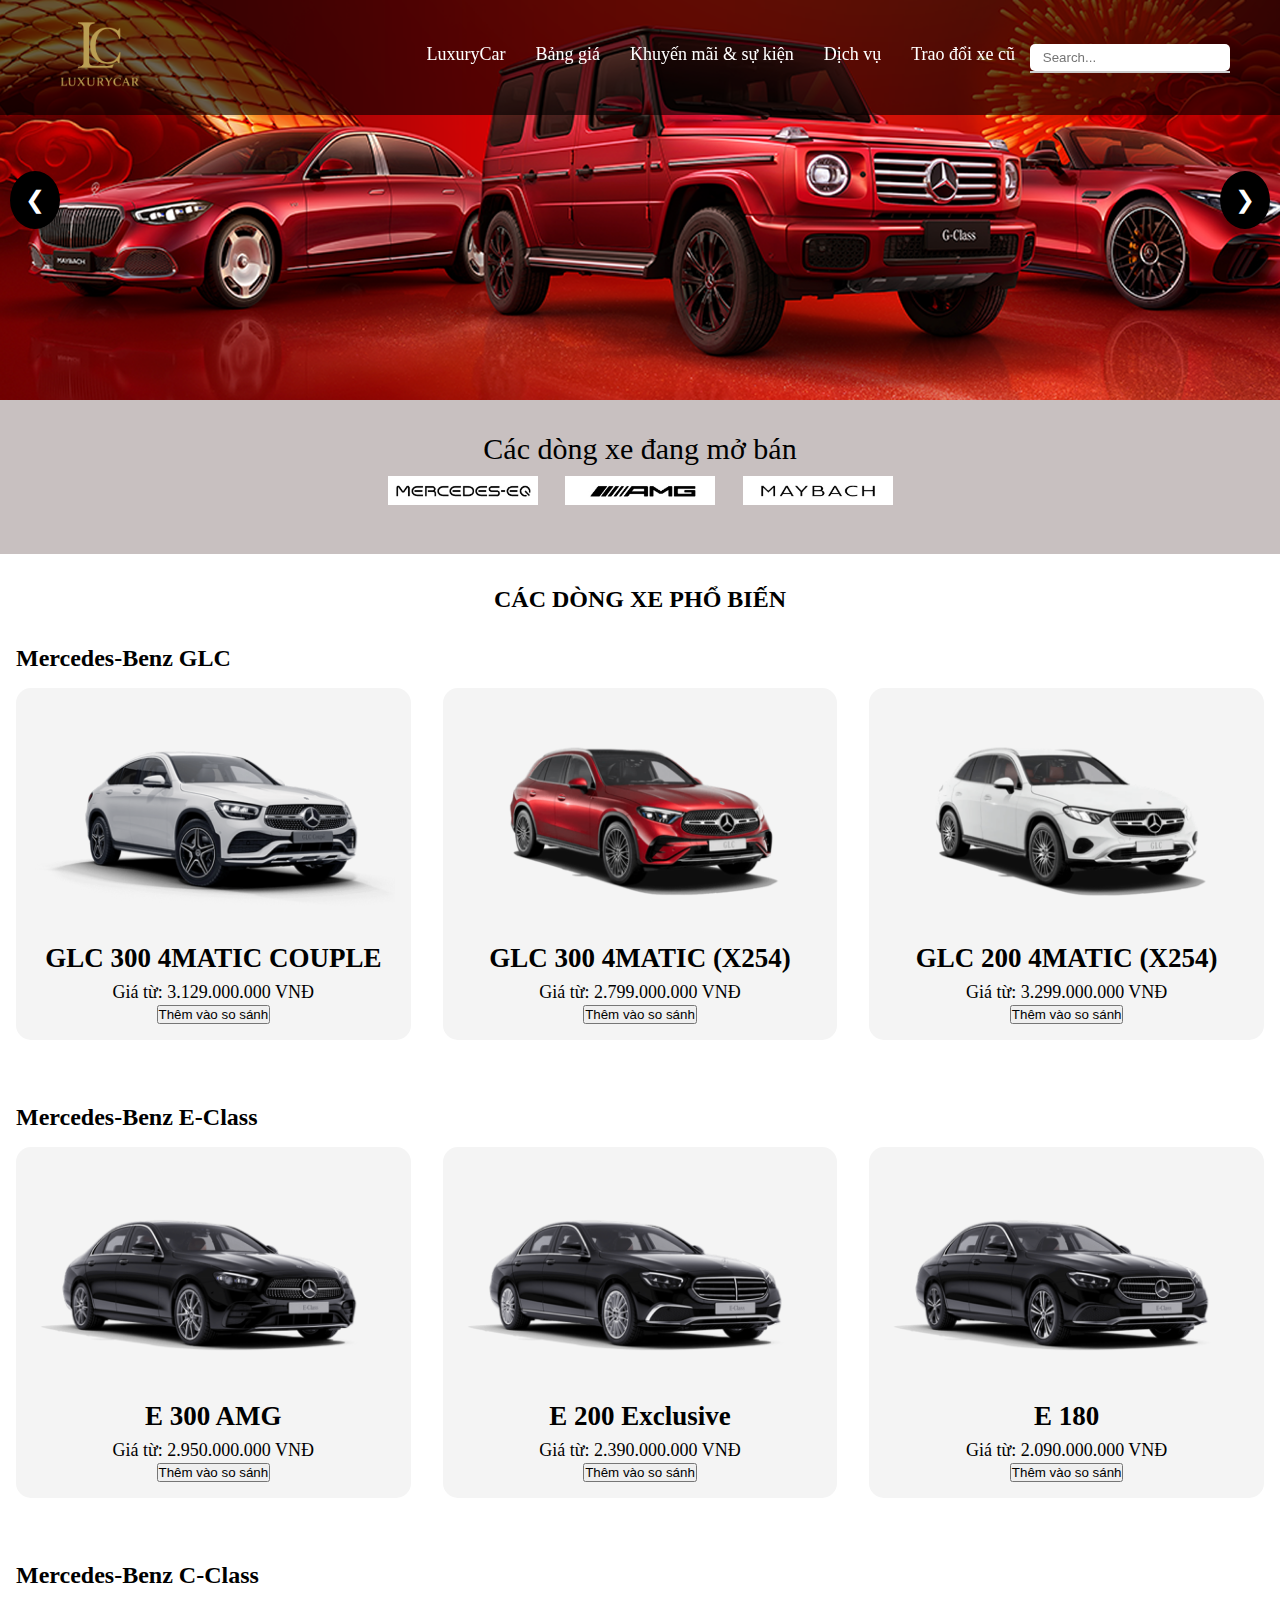
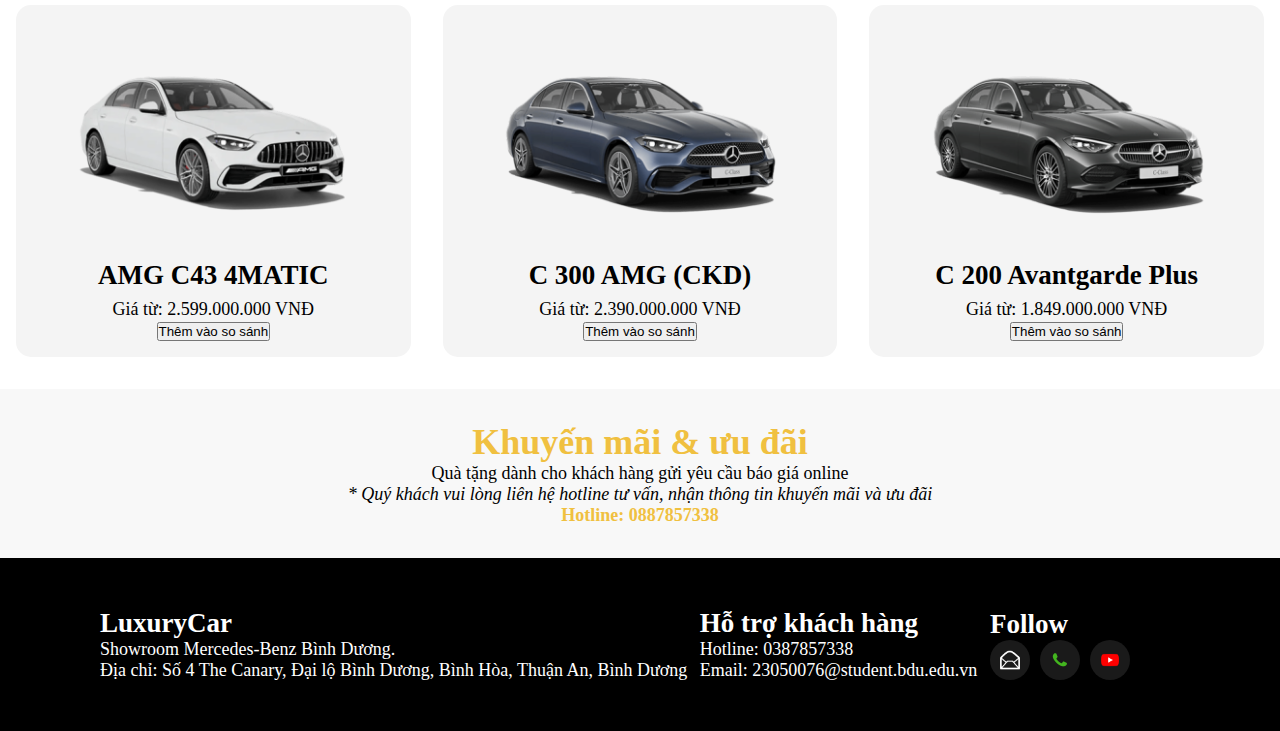
<file: index.html>
<!DOCTYPE html>
<html lang="en">
<head>
  <meta charset="UTF-8">
  <meta name="viewport" content="width=device-width, initial-scale=1.0">
  <link rel="stylesheet" href="https://cdnjs.cloudflare.com/ajax/libs/font-awesome/6.7.2/css/all.min.css">

  <link rel="stylesheet" href="css/stylehome.css">

  <title>Luxury Car</title>
  <link rel="icon" href="image/logo.png" type="image/png">
</head>
<header>
  <div class="logo">
    <a href="index.html">
      <img src="image/logo.png" alt="Luxury Car Logo">
    </a>
  </div>
  <div class="navbar">
    <nav>
      <ul> 
        <li><a href="index.html">LuxuryCar</a></li>
        <li><a href="html/pricelist/Mercedes-Benz-Vietnam-Pricelist-2.pdf" target="_blank">Bảng giá</a></li>
        <li><a href="html/event/event.html">Khuyến mãi & sự kiện</a></li>
        <li><a href="html/service/services.html">Dịch vụ</a></li>
        <li><a href="html/oldcar/oldcar.html">Trao đổi xe cũ</a></li>
        <div class="nav-search">
          <input type="text" id="searchInput" class="search-box" oninput="handleSuggestions()" placeholder="Search..." />
          <ul id="suggestionList"></ul>
        </div>
      </ul>
    </nav>
  </div>
</header>
   
<section class="banner">
  <div class="slide fade">
    <img src="image/banner.png" alt="banner1">
  </div>
  <div class="slide fade">
    <img src="image/banner2.png" alt="banner2">
  </div>
  <div class="slide fade">
    <img src="image/banner3.png" alt="banner3">
  </div>
  <div class="slide fade">
    <img src="image/banner4.png" alt="banner4">
  </div>
  <div class="slide fade">
    <img src="image/banner5.png" alt="banner5">
  </div>

  <a class="prev" onclick="changeSlide(-1)">&#10094;</a>
  <a class="next" onclick="changeSlide(1)">&#10095;</a>
</section>

  <section class="container">
    <div class="car">
      <p>Các dòng xe đang mở bán</p>
      <a href="html/eq/mercedeseq.html"><img src="image/merceq.png" alt="Mercedes-Benz EQ"></a>
      <a href="html/amg/mercedesamg.html"><img src="image/mercamg.png" alt="Mercedes-Benz AMG"></a>
      <a href="html/maybach/mercedesmaybach.html"><img src="image/MAYBACH.png" alt="Mercedes-Benz MAYBACH"></a>
    </div>

    <div class="title">
      <h3><span>CÁC DÒNG XE PHỔ BIẾN</span></h3>
    </div>

    <div id="blur">Mercedes-Benz GLC</div>
    <div class="car-grid">
      <div class="car-item" id="glc-300-couple">
        <a href="popularCar/GLC300.html"><img src="image/glc300couple.png" alt="GLC 300 4MATIC COUPLE"></a>
        <h2>GLC 300 4MATIC COUPLE</h2>
        <p>Giá từ: 3.129.000.000 VNĐ</p>
        <button onclick="addToCompare(
          'GLC 300 4MATIC Couple',
          'image/glc300couple.png',
          '3.129.000.000 VNĐ',
          '258 HP',
          '2.0L I4 Turbo',
          '7.0L/100km',
          '4.732 x 1.890 x 1.600 mm',
          '5 chỗ'
        )">Thêm vào so sánh</button>        
      </div>
      <div class="car-item" id="glc-300-4matic">
        <a href="popularCar/glc300-254.html"><img src="image/glc300suv.png" alt="GLC 300 4MATIC"></a>
        <h2>GLC 300 4MATIC (X254)</h2>
        <p>Giá từ: 2.799.000.000 VNĐ</p>
        <button onclick="addToCompare(
          'GLC 300 4MATIC (X254)',
          'image/glc300suv.png',
          '2.799.000.000 VNĐ',
          '258 HP',
          '2.0L I4 Turbo Mild Hybrid',
          '7.3L/100km',
          '4.716 x 1.934 x 1.640 mm',
          '5 chỗ'
          )">Thêm vào so sánh</button>

      </div>
      <div class="car-item" id="glc-200-4matic">
        <a href="popularCar/glc200.html"><img src="image/glc200.png" alt="GLC 200 4MATIC"></a>
        <h2>GLC 200 4MATIC (X254)</h2>
        <p>Giá từ: 3.299.000.000 VNĐ</p>
        <button onclick="addToCompare(
          'GLC 200 4MATIC (X254)',
          'image/glc200.png',
          '3.299.000.000 VNĐ',
          '204 HP',
          '2.0L I4 Turbo Mild Hybrid',
          '7.8L/100km',
          '4.716 x 1.934 x 1.640 mm',
          '5 chỗ'
          )">Thêm vào so sánh</button>
      </div>
    </div>

    <div id="blur">Mercedes-Benz E-Class</div>
    <div class="car-grid">
      <div class="car-item" id="e-300-amg">
        <a href="popularCar/e300.html"><img src="image/e300.png" alt="E 300 AMG"></a>
        <h2>E 300 AMG</h2>
        <p>Giá từ: 2.950.000.000 VNĐ</p>
        <button onclick="addToCompare(
          'E 300 AMG',
          'image/e300.png',
          '2.950.000.000 VNĐ',
          '258 HP',
          '2.0L I4 Turbo',
          '7.2L/100km',
          '4.950 x 1.860 x 1.460 mm',
          '5 chỗ'
        )">Thêm vào so sánh</button>

      </div>
      <div class="car-item" id="e-200-exclusive">
        <a href="popularCar/e200.html"><img src="image/e200.png" alt="E 200 Exclusive"></a>
        <h2>E 200 Exclusive</h2>
        <p>Giá từ: 2.390.000.000 VNĐ</p>
        <button onclick="addToCompare(
          'E 200 Exclusive',
          'image/e200.png',
          '2.390.000.000 VNĐ',
          '197 HP',
          '2.0L I4 Turbo',
          '7.0L/100km',
          '4.950 x 1.860 x 1.460 mm',
          '5 chỗ'
        )">Thêm vào so sánh</button>

      </div>
      <div class="car-item" id="e-180">
        <a href="popularCar/e180.html"><img src="image/e180.png" alt="E 180"></a>
        <h2>E 180</h2>
        <p>Giá từ: 2.090.000.000 VNĐ</p>
        <button onclick="addToCompare(
          'E 180',
          'image/e180.png',
          '2.090.000.000 VNĐ',
          '156 HP',
          '1.5L I4 Turbo',
          '6.5L/100km',
          '4.950 x 1.860 x 1.460 mm',
          '5 chỗ'
        )">Thêm vào so sánh</button>
      </div>
    </div>

    <div id="blur">Mercedes-Benz C-Class</div>
    <div class="car-grid">
      <div class="car-item" id="amg-c43-4matic">
        <a href="popularCar/amgc43.html"><img src="image/amgc43.png" alt="AMG C43 4Matic"></a>
        <h2>AMG C43 4MATIC</h2>
        <p>Giá từ: 2.599.000.000 VNĐ</p>
        <button onclick="addToCompare(
          'AMG C43 4MATIC',
          'image/amgc43.png',
          '2.599.000.000 VNĐ',
          '390 HP',
          '3.0L V6 Bi-Turbo',
          '9.0L/100km',
          '4.686 x 1.810 x 1.442 mm',
          '5 chỗ'
        )">Thêm vào so sánh</button>
      </div>
      <div class="car-item" id="c-300-amg">
        <a href="popularCar/c300.html"><img src="image/c300amg.png" alt="C 300 AMG"></a>
        <h2>C 300 AMG (CKD)</h2>
        <p>Giá từ: 2.390.000.000 VNĐ</p>
        <button onclick="addToCompare(
            'C 300 AMG (CKD)',
            'image/c300amg.png',
            '2.199.000.000 VNĐ',
            '258 HP',
            '2.0L I4 Turbo',
            '9.07L/100km',
            '4.751 x 1.890 x 1.438 mm',
            '5 chỗ'
          )">Thêm vào so sánh</button>
      </div>
      <div class="car-item" id="c-200-avantgarde-plus">
        <a href="popularCar/c200.html"><img src="image/c200.png" alt="C 200 Avantgarde Plus"></a>
        <h2>C 200 Avantgarde Plus</h2>
        <p>Giá từ: 1.849.000.000 VNĐ</p>
        <button onclick="addToCompare(
          'C 200 Avantgarde Plus',
          'image/c200.png',
          '1.849.000.000 VNĐ',
          '204 HP',
          '1.5L I4 Turbo',
          '7.3L/100km',
          '4.751 x 1.890 x 1.437 mm',
          '5 chỗ'
        )">Thêm vào so sánh</button>
      </div>
    </div>
  </section>

  <section class="promotion">
    <div class="promotion-content">
      <h1>Khuyến mãi & ưu đãi</h1>
      <p>Quà tặng dành cho khách hàng gửi yêu cầu báo giá online</p>
      <p><em>* Quý khách vui lòng liên hệ hotline tư vấn, nhận thông tin khuyến mãi và ưu đãi</em></p>
    </div>
    <div class="hotline">
      <a href="tel:0387857338">Hotline: 0887857338</a>
    </div>
  </section>

  <section class="info">
    <div class="infomation">
      <h2>LuxuryCar</h2>
      <p>Showroom Mercedes-Benz Bình Dương.</p>
      <p>Địa chỉ: Số 4 The Canary, Đại lộ Bình Dương, Bình Hòa, Thuận An, Bình Dương</p>
    </div>

    <div class="support">
      <h2>Hỗ trợ khách hàng</h2>
      <a href="tel:0387857338">Hotline: 0387857338</a>
      <p>Email: 23050076@student.bdu.edu.vn</p>
    </div>

    <div class="follow">
      <h2>Follow</h2>
      <div class="social-icons">
        <a href="mailto:23050076@student.bdu.edu.vn" class="icon"><img src="image/email.png" alt="Email"></a>
        <a href="tel:0387857338" class="icon"><img src="image/phone.png" alt="Phone"></a>
        <a href="https://www.youtube.com/@MercedesBenz" class="icon" target="_blank"><img src="image/youtube.png" alt="YouTube"></a>
    </div>   
  </section>

  <button id="scrollToTop" class="scroll-to-top" onclick="scrollToTop">
    <i class="fa-solid fa-circle-arrow-up"></i>
  </button>

 
    <div id="compare-bar" class="compare-bar">
      <div id="compare-items" class="compare-items"></div>
      <div class="compare-actions">
      <button onclick="compareNow()">So sánh ngay</button>
      <button onclick="clearCompare()">  Xóa tất cả</button>
      </div>
    </div>

    <div id="compare-modal" class="compare-modal hidden">
      <div class="compare-content">
        <span class="close-btn" onclick="closeCompareModal()">×</span>
        <h2>So sánh các xe đã chọn</h2>
        <div id="compare-popup-table"></div>
      </div>
    </div>

  <script src="js/banner.js"></script>
  <script src="js/ontop.js"></script>
  <script src="js/suggestion.js"></script>
  <script src="js/compare.js"></script>
</body>
</html>
</file>
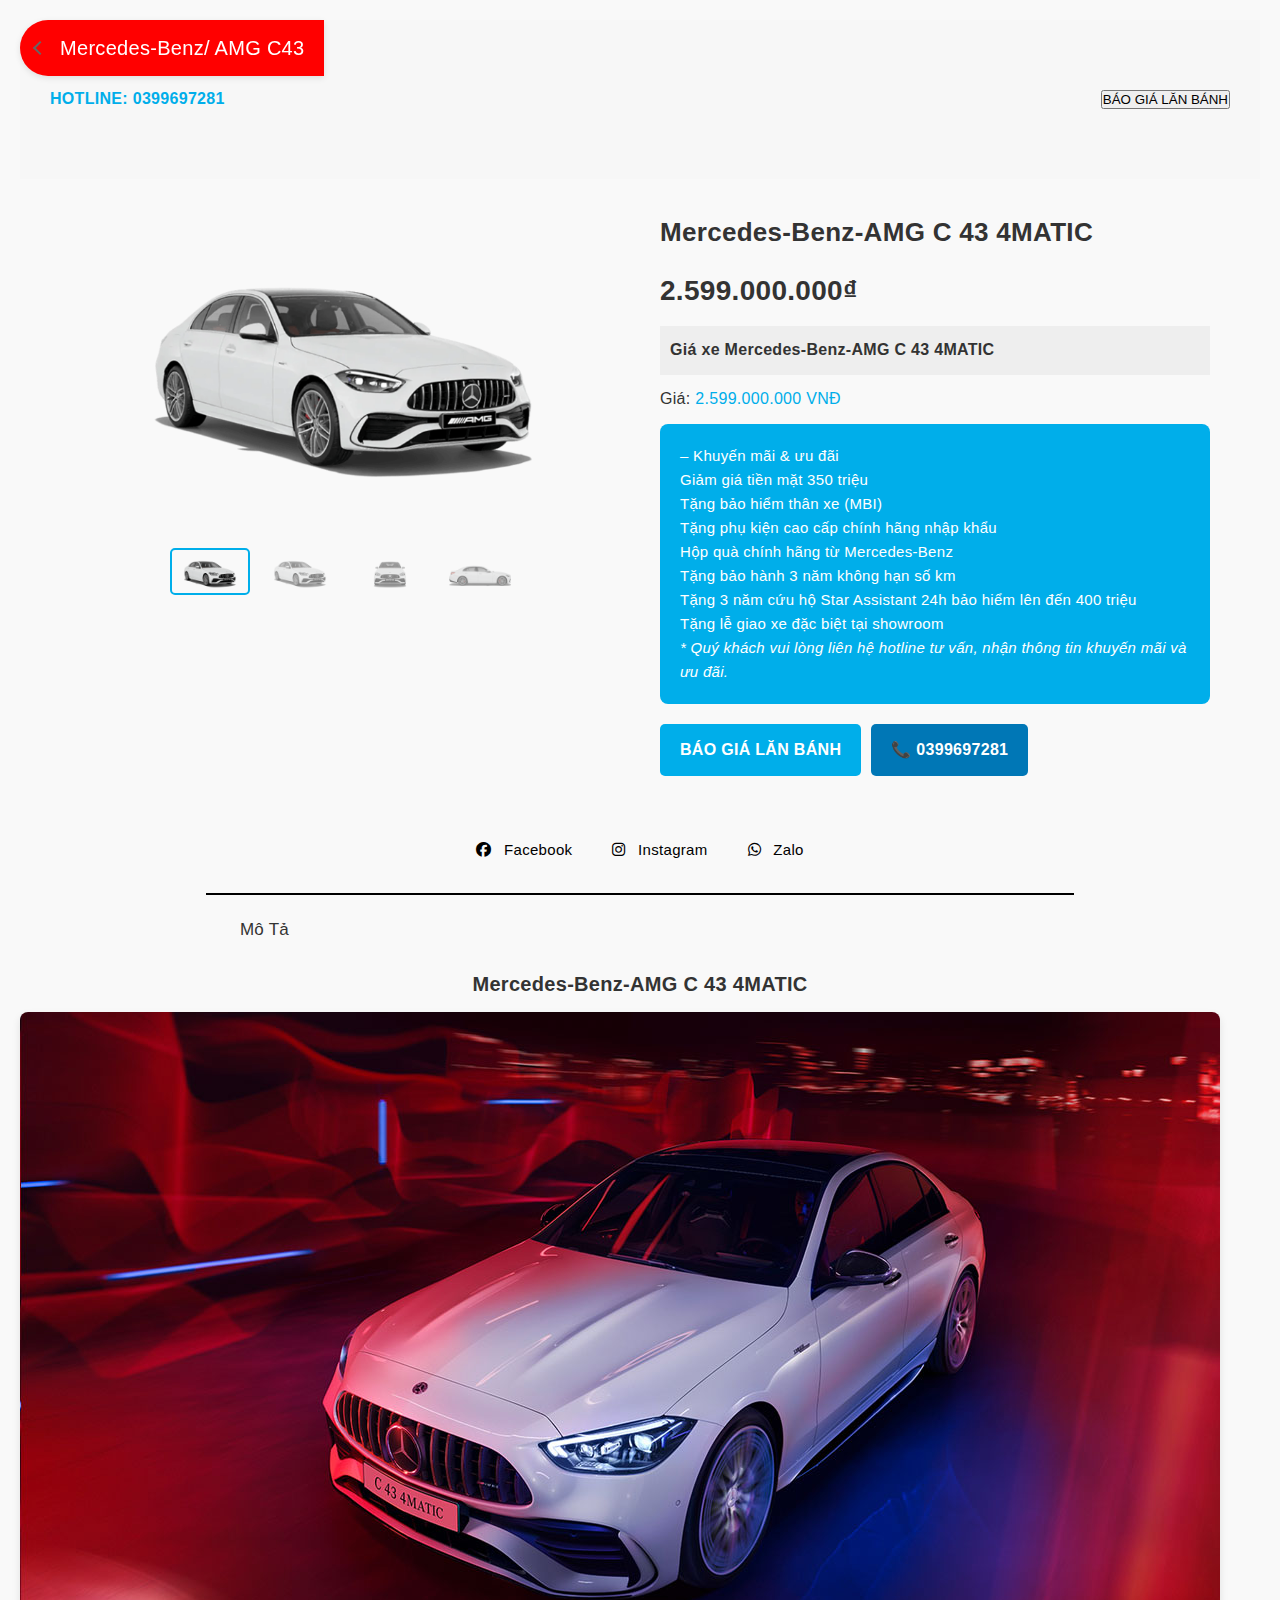
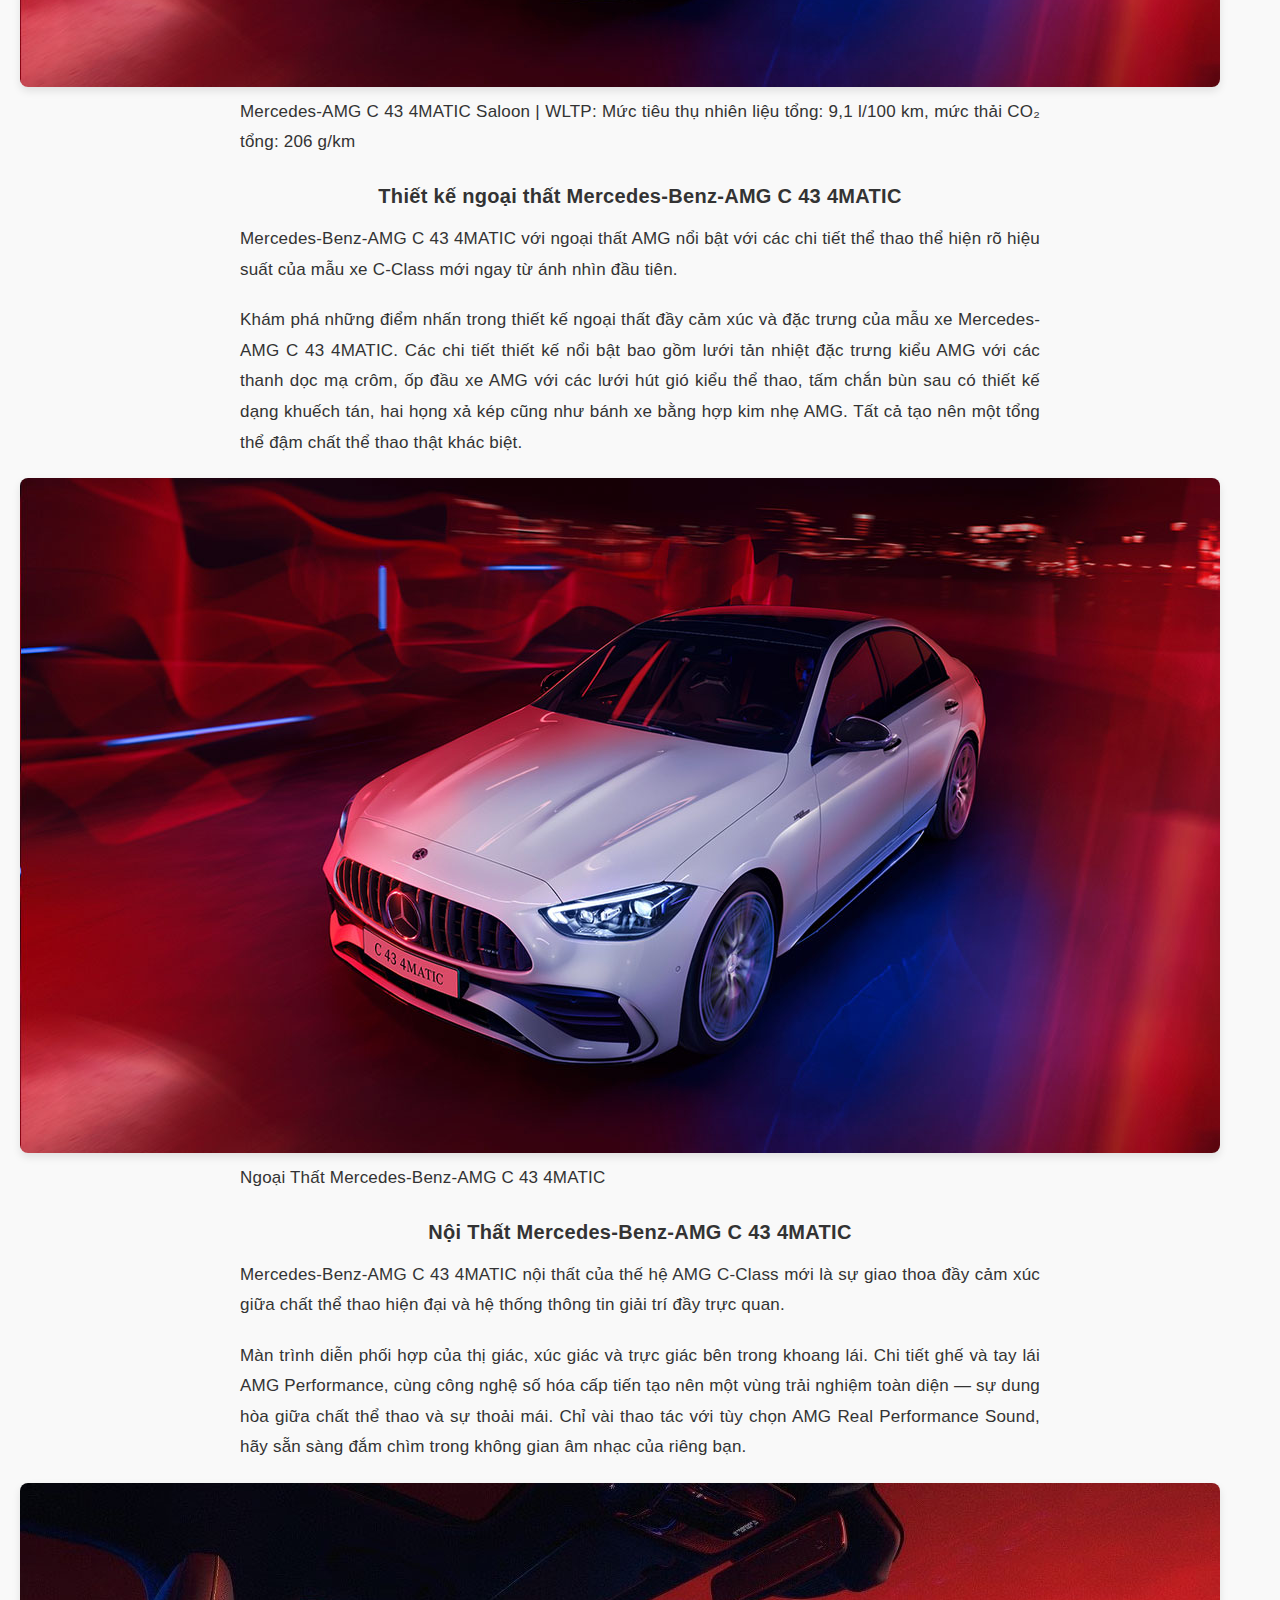
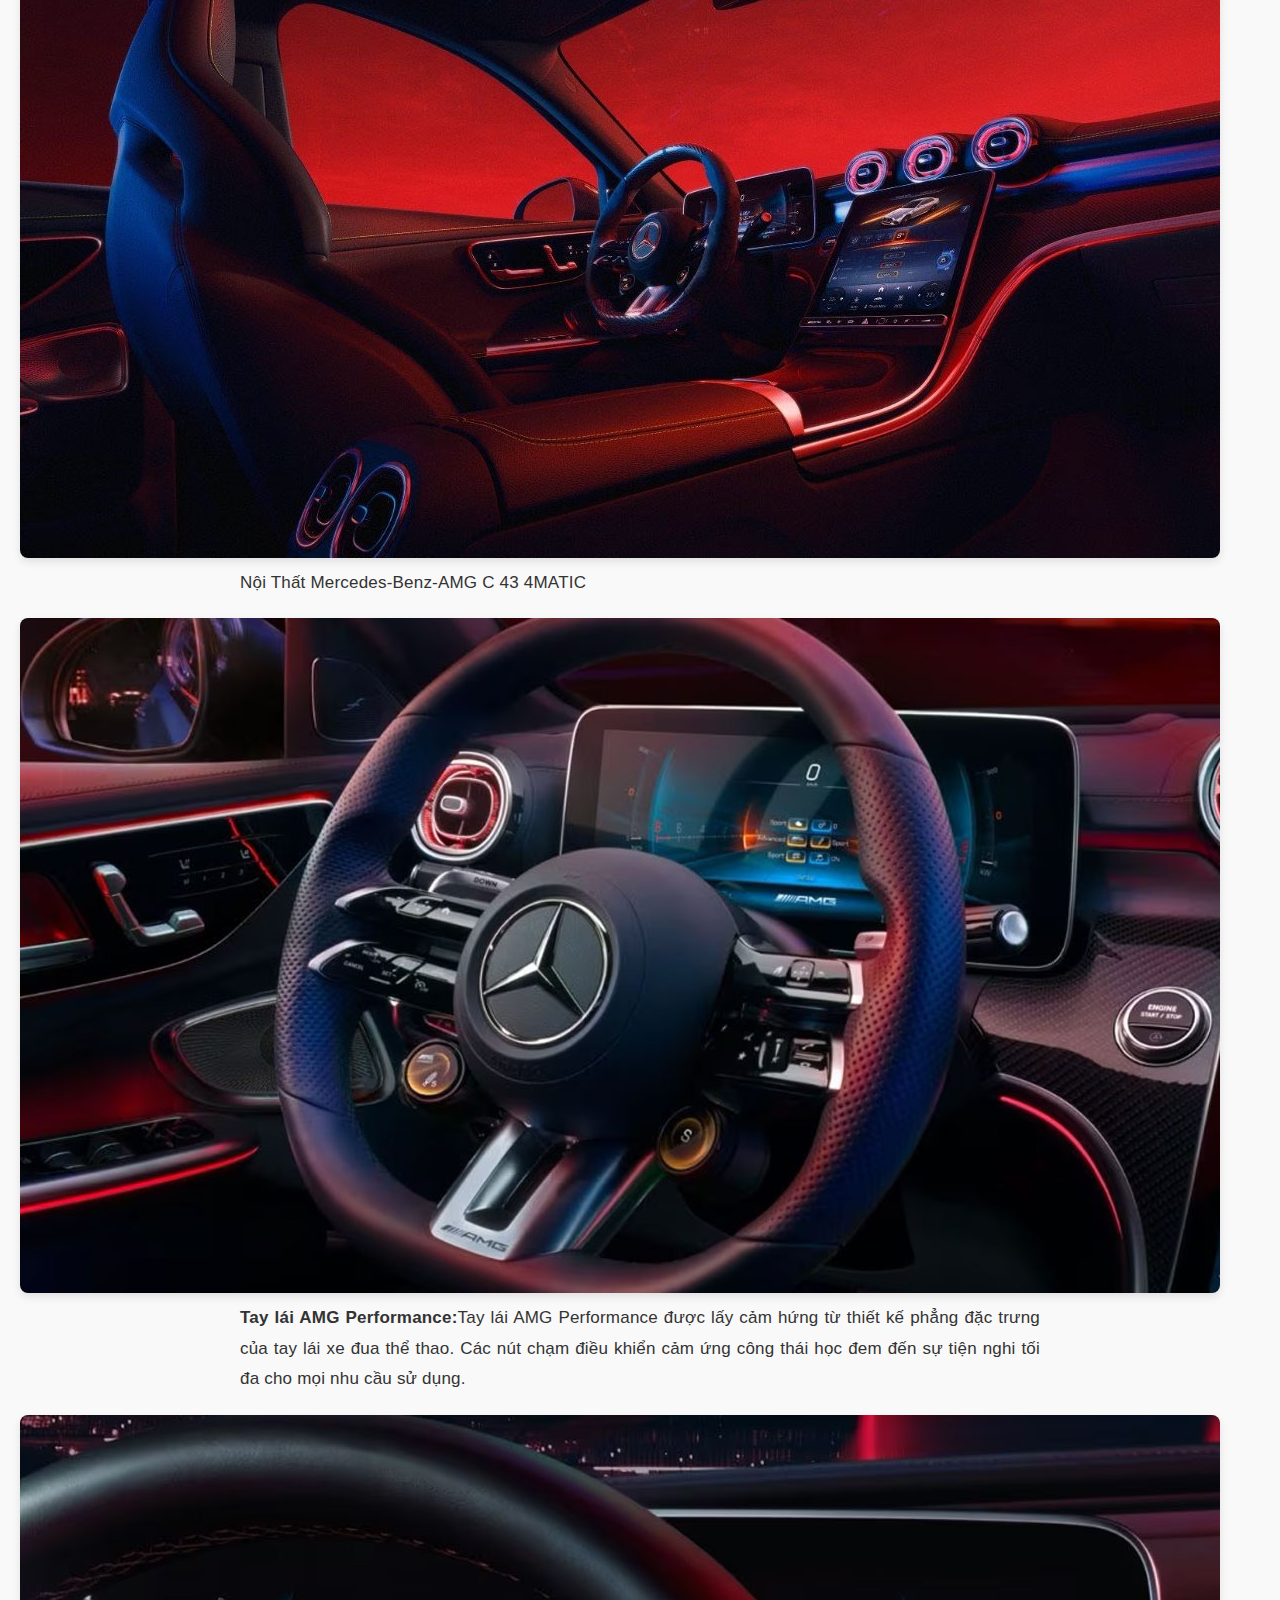
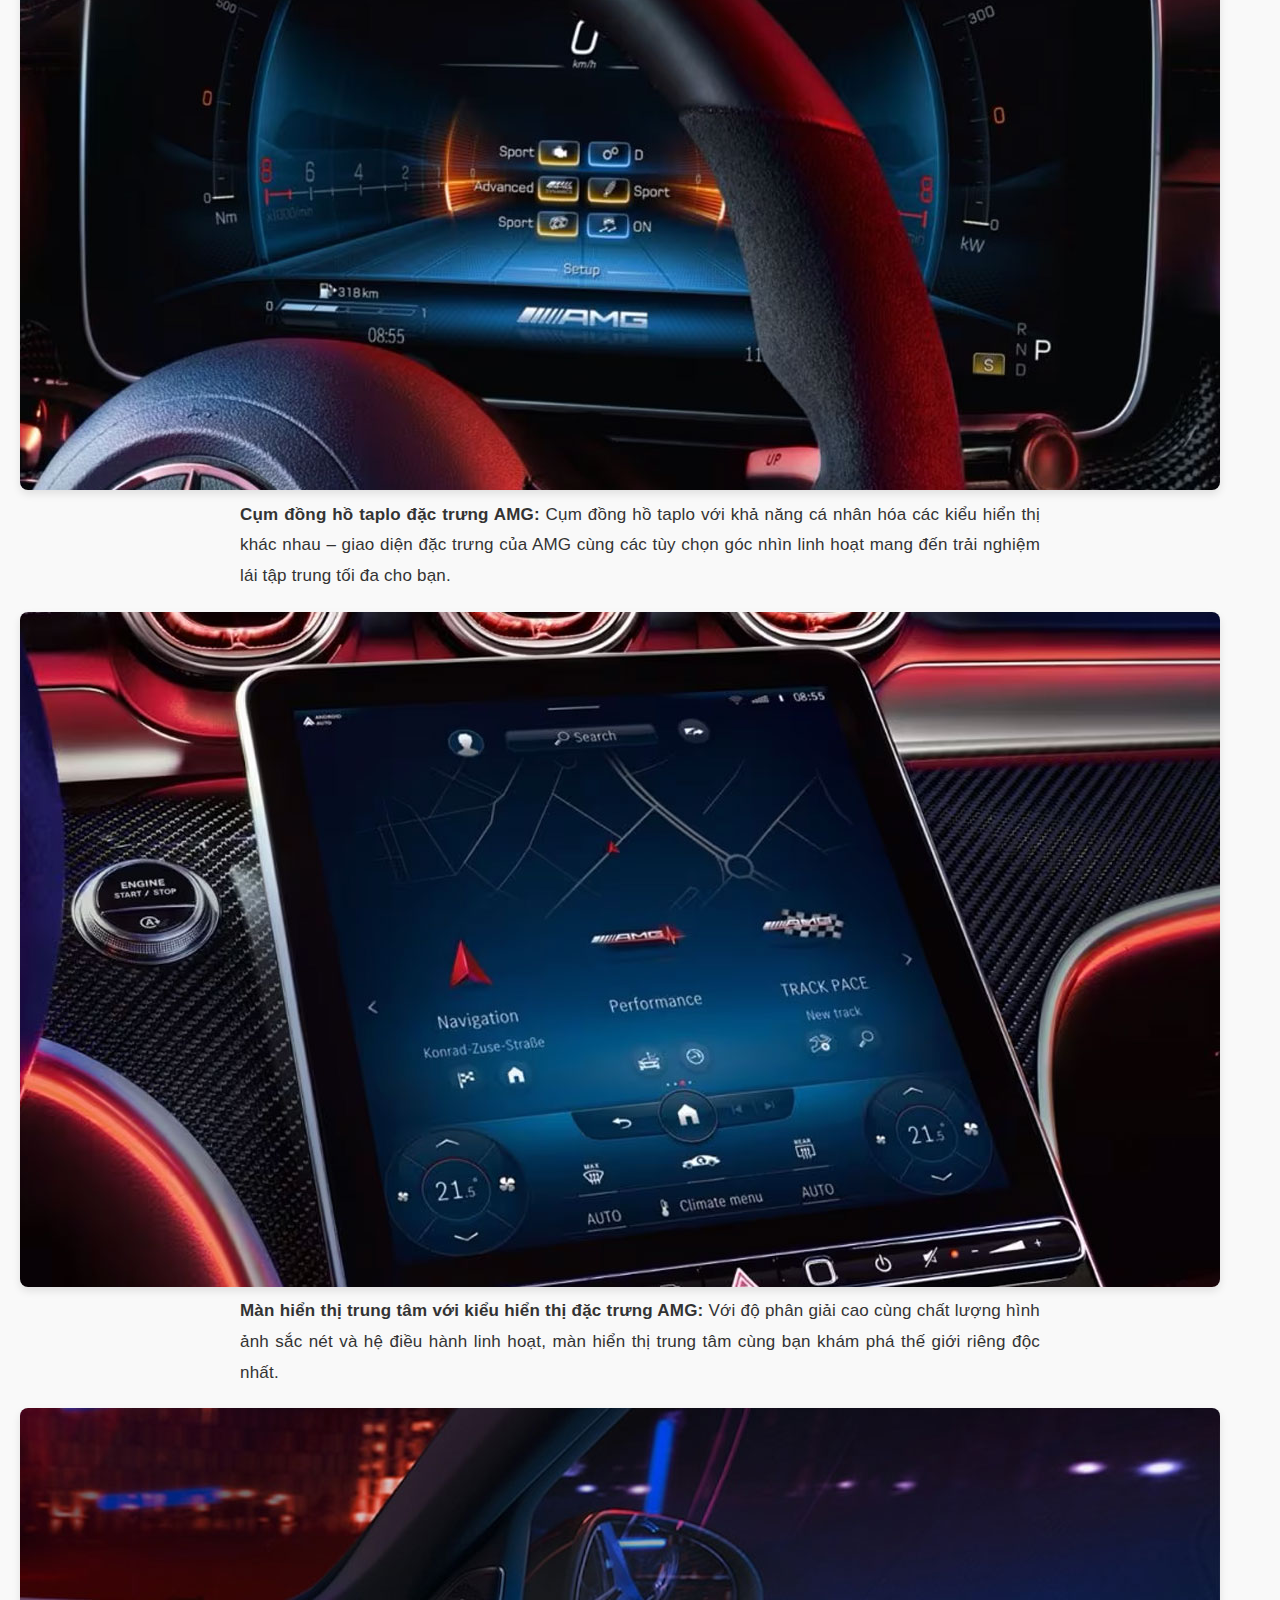
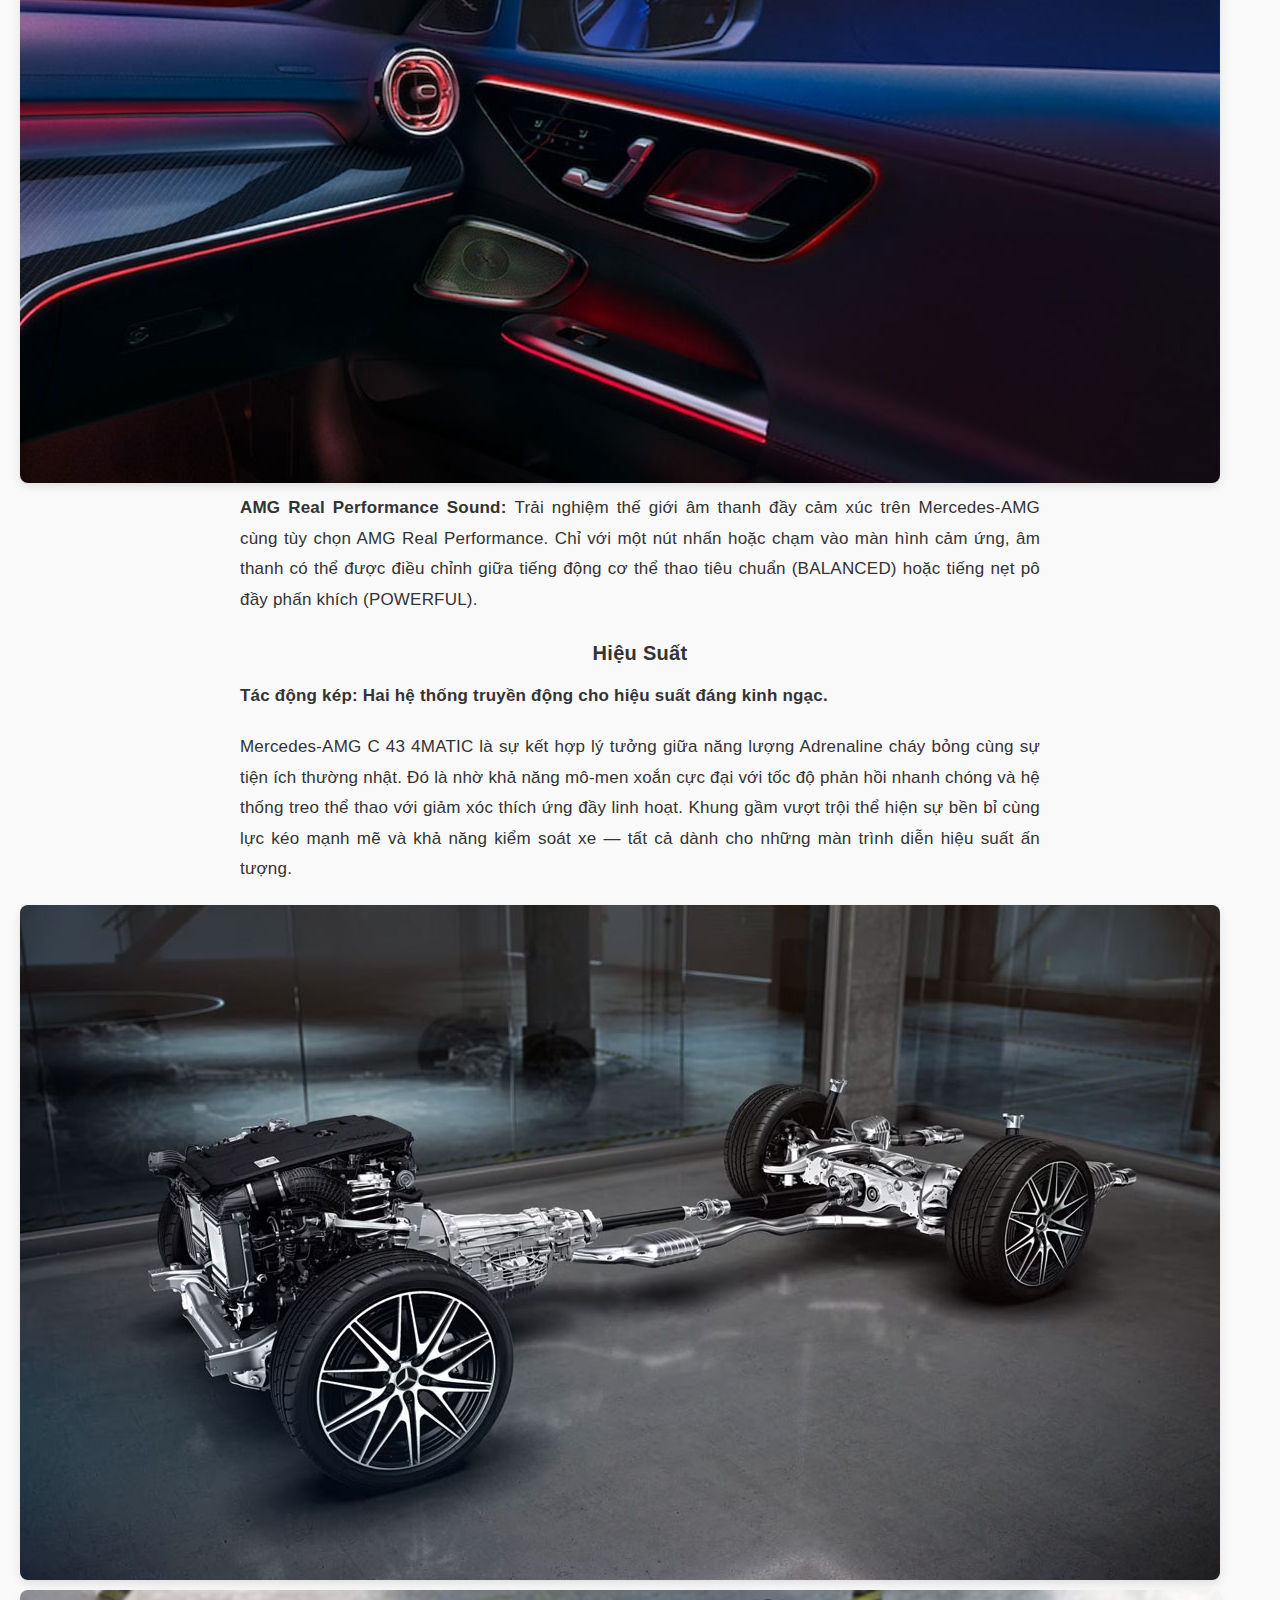
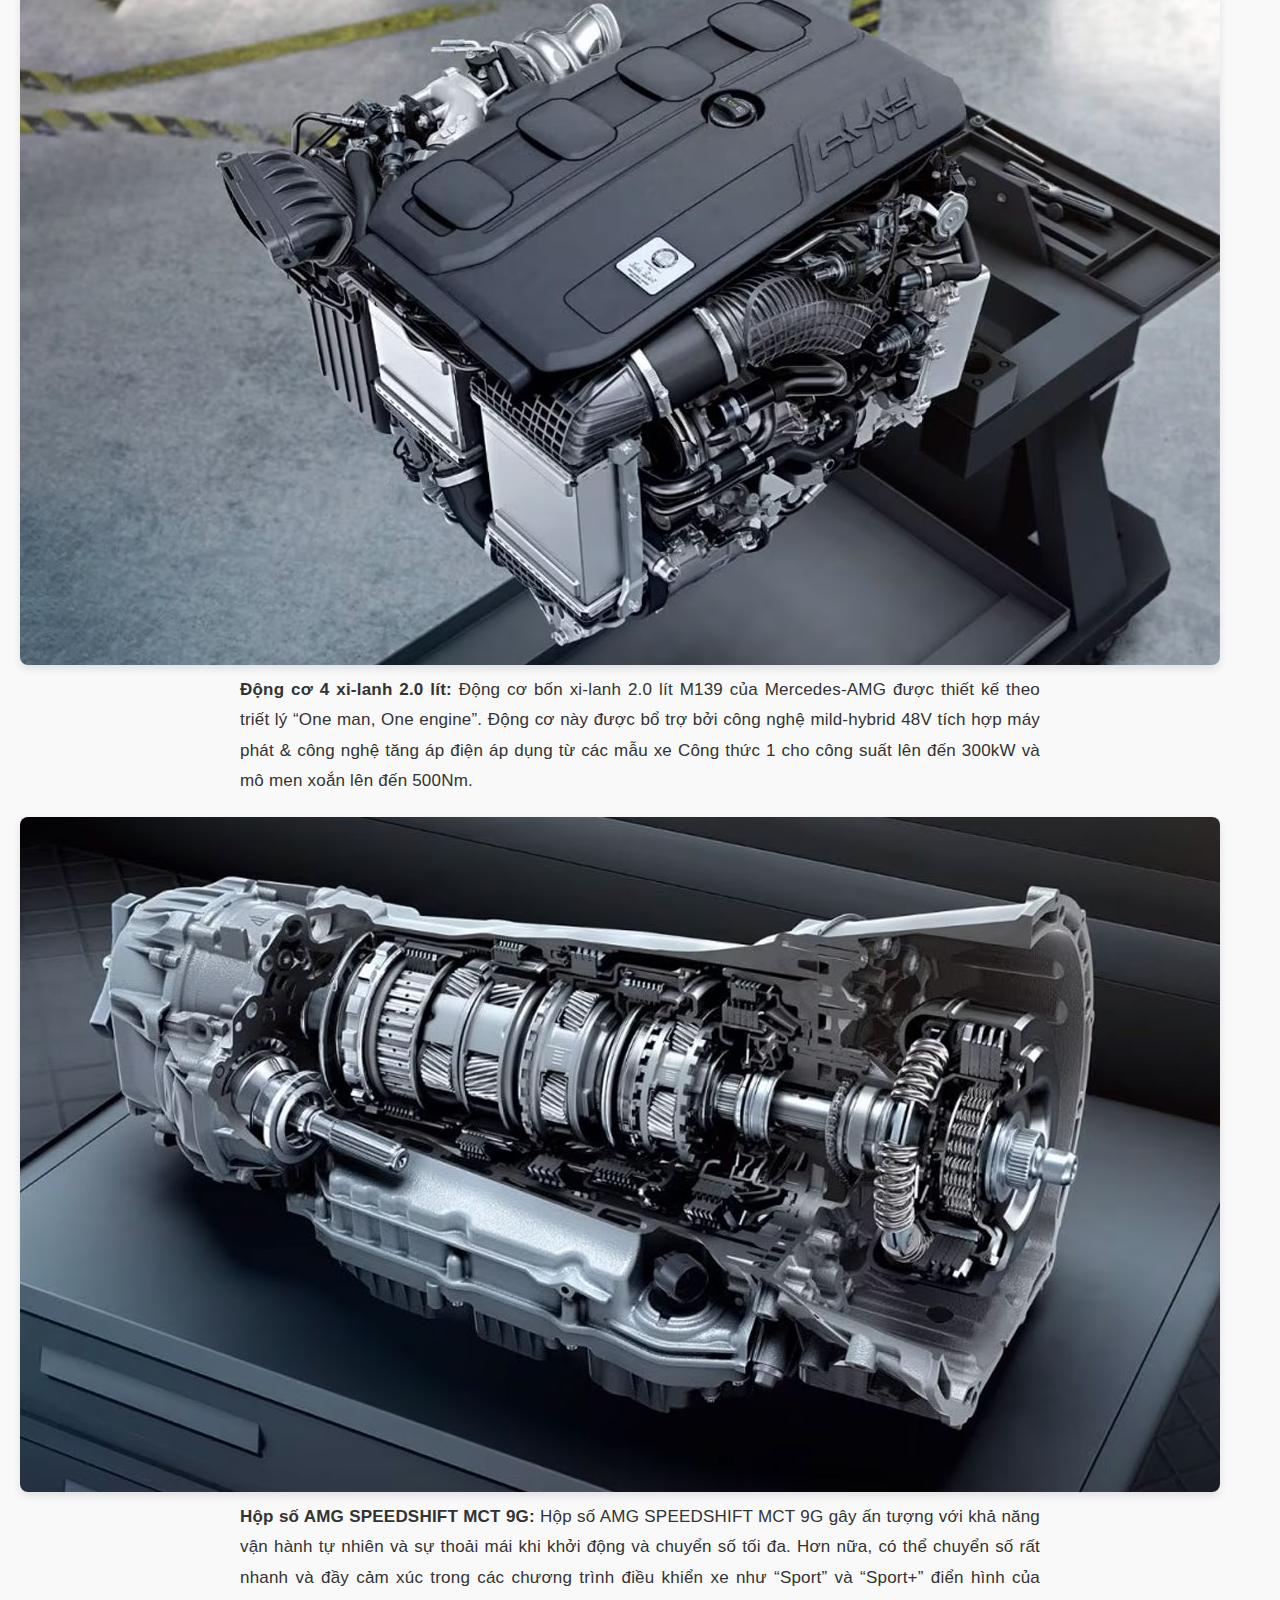
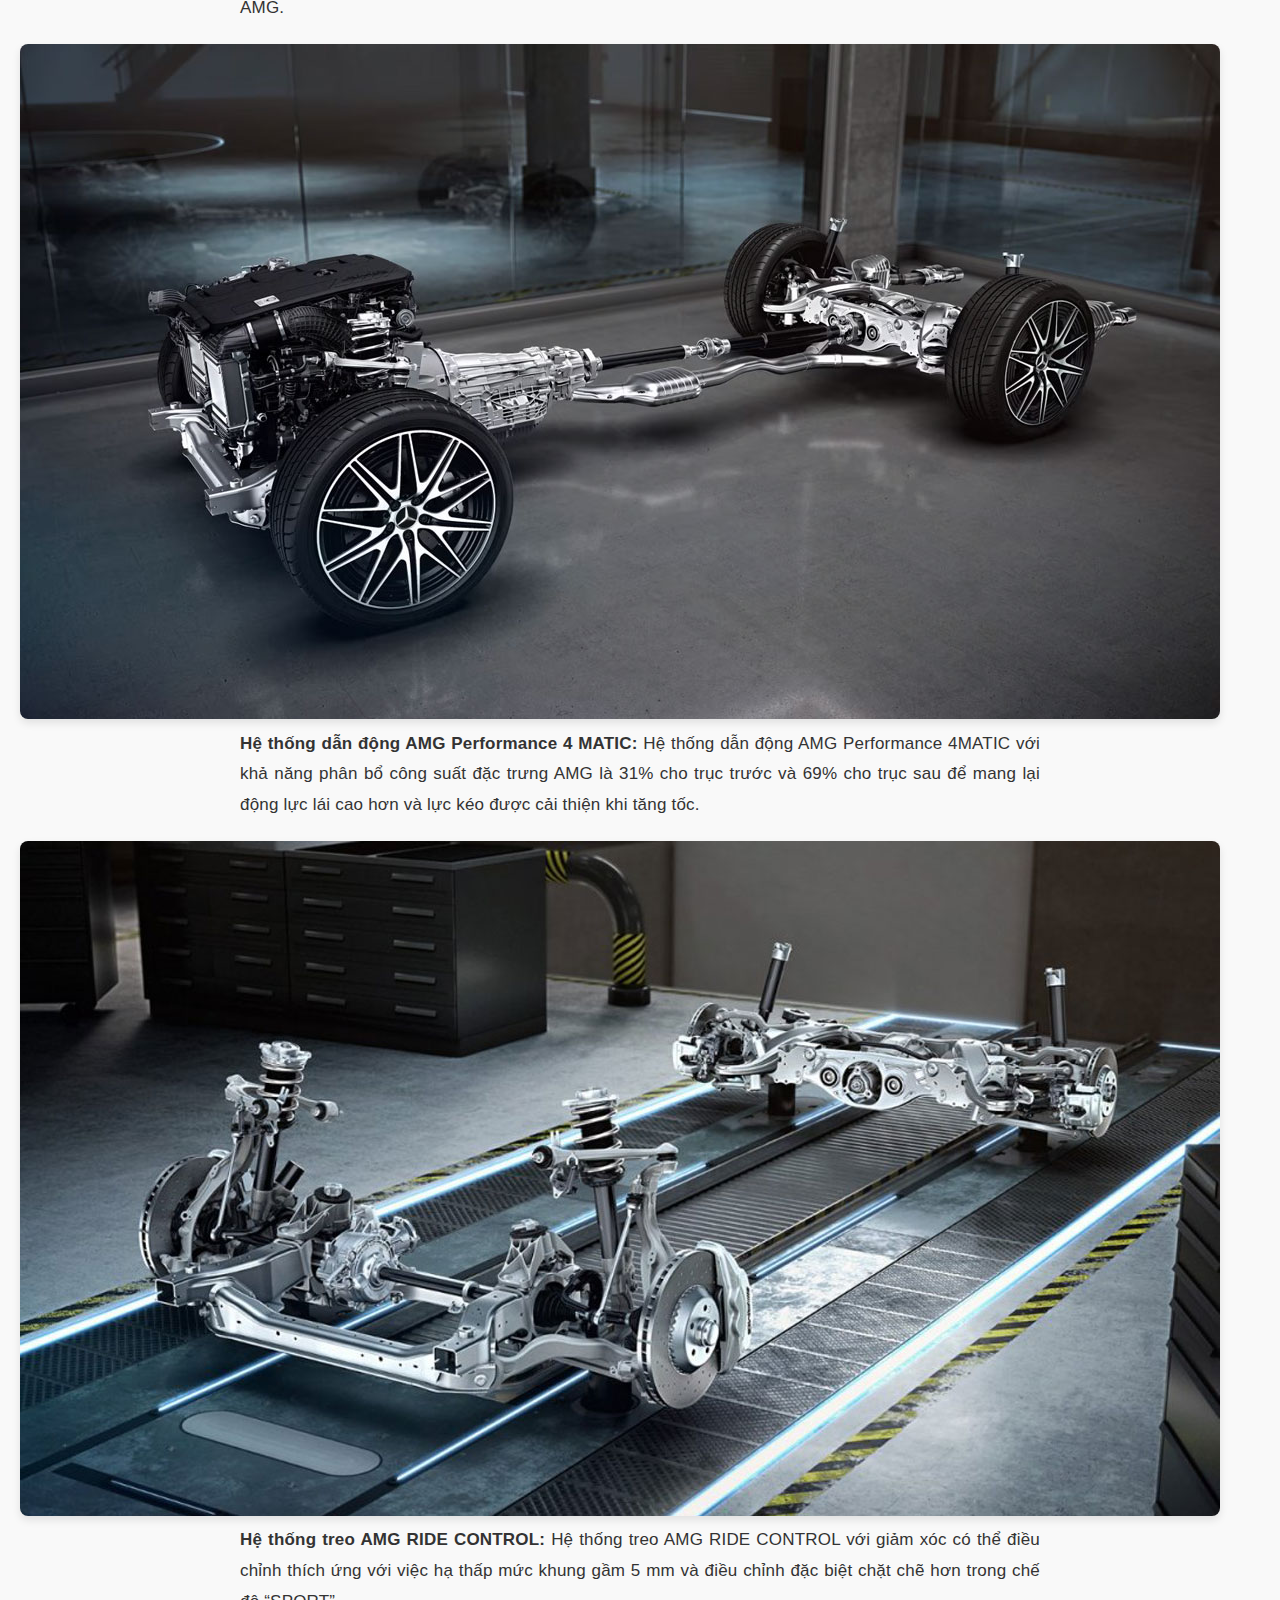
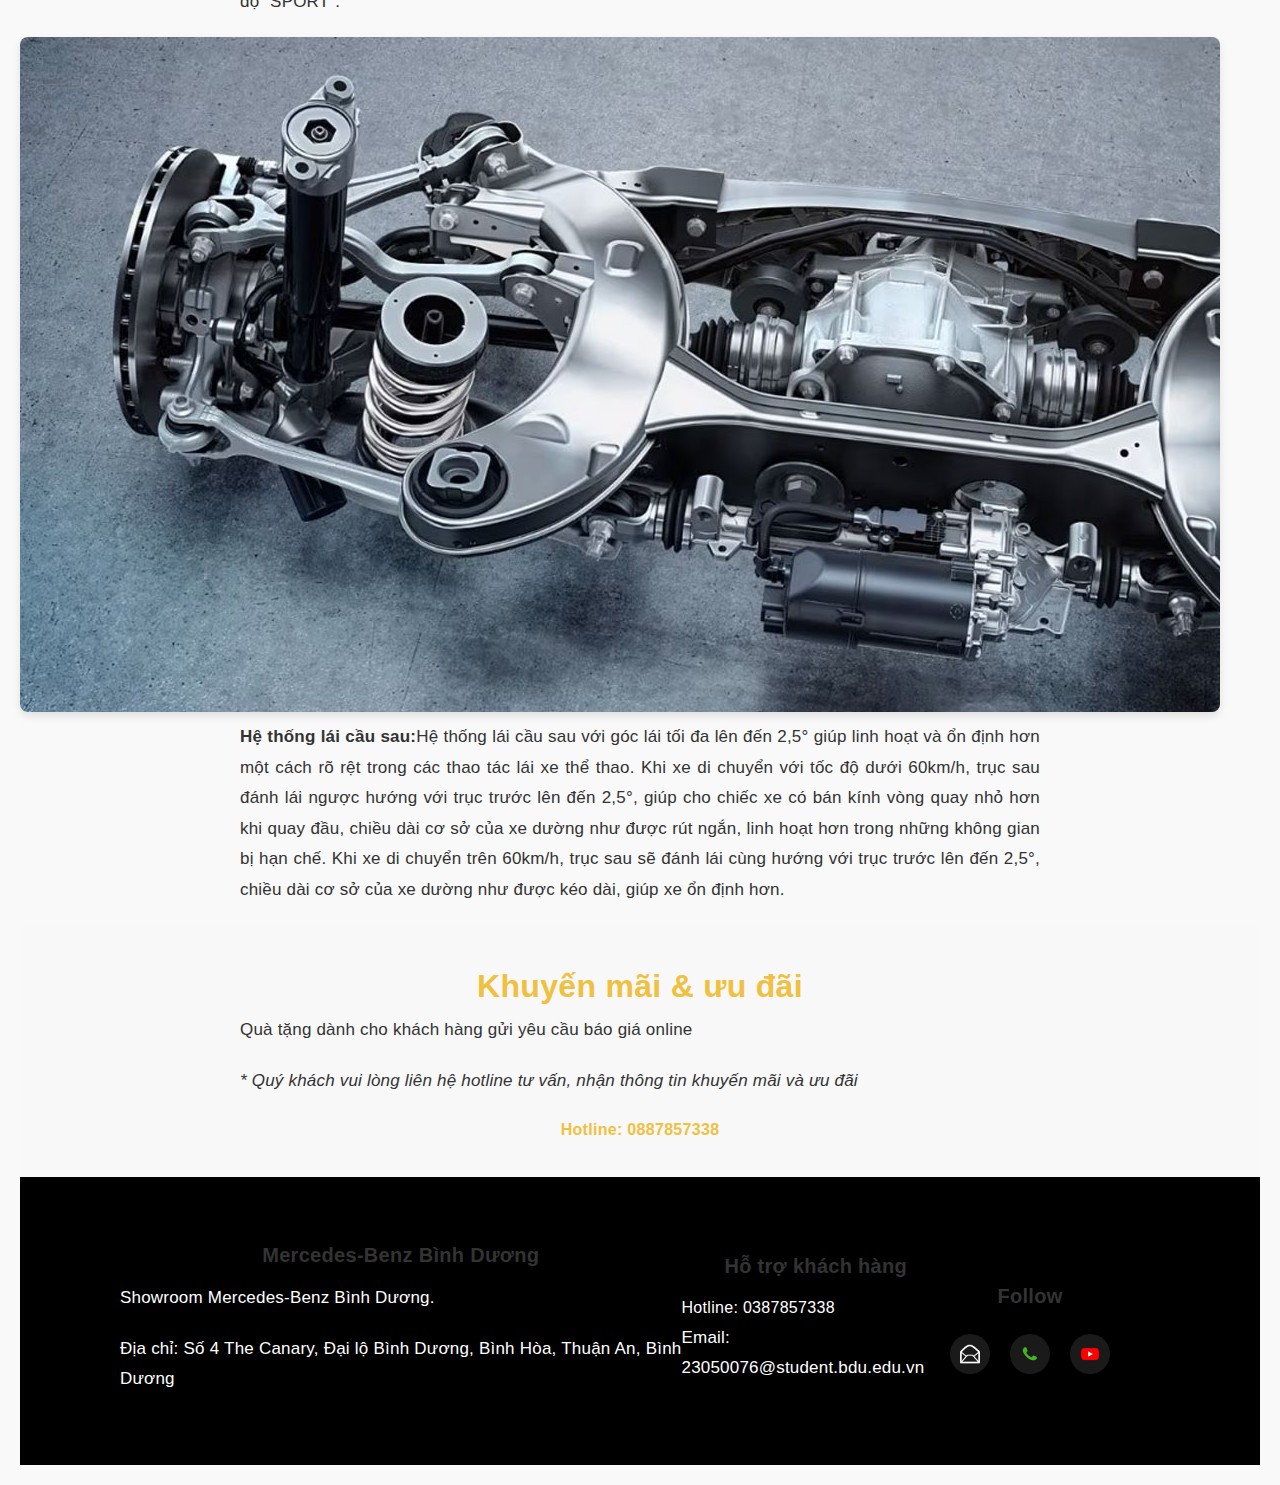
<file: popularCar/amgc43.html>
<!DOCTYPE html>
<html lang="vi">
<head>
    <meta charset="UTF-8">
    <title>Mercedes-Benz-AMG C 43 4MATIC</title>
    <link rel="stylesheet" href="../css/car.css">
    <link rel="stylesheet" href="../css/iconcar.css">
    <link rel="stylesheet" href="https://cdnjs.cloudflare.com/ajax/libs/font-awesome/6.7.2/css/all.min.css" integrity="sha512-Evv84Mr4kqVGRNSgIGL/F/aIDqQb7xQ2vcrdIwxfjThSH8CSR7PBEakCr51Ck+w+/U6swU2Im1vVX0SVk9ABhg==" crossorigin="anonymous" referrerpolicy="no-referrer" />
    <link href="https://cdn.jsdelivr.net/npm/bootstrap@5.3.5/dist/css/bootstrap.min.css" rel="stylesheet" integrity="sha384-SgOJa3DmI69IUzQ2PVdRZhwQ+dy64/BUtbMJw1MZ8t5HZApcHrRKUc4W0kG879m7" crossorigin="anonymous">
</head>
<body>
  <a href="../index.html" class="breadcrumb-back">
    <span class="arrow-left"></span>
    Mercedes-Benz/ AMG C43 
</a>

<div class="sub-header">
  <div class="hotline">HOTLINE: 0399697281</div>
  <button class="btn-blue" onclick="openModal()">BÁO GIÁ LĂN BÁNH</button>
</div>

    <div class="container">
        <div class="car-preview">
            <img id="mainCarImage" src="image/amg/amgc43/amgc43_1.png" alt="Mercedes GLB 35" class="main-image" />
            <div class="thumbnails">
                <img src="image/amg/amgc43/amgc43_1.png" Thumbnail 1" class="active" onclick="changeImage(this, 'image/amg/amgc43/amgc43_1.png')">
                <img src="image/amg/amgc43/amgc43_1.png" alt="Thumbnail 2" onclick="changeImage(this, 'image/amg/amgc43/amgc43_1.png')">
                <img src="image/amg/amgc43/amgc43_2.png" alt="Thumbnail 3" onclick="changeImage(this, 'image/amg/amgc43/amgc43_2.png')">
                <img src="image/amg/amgc43/amgc43_3.png" alt="Thumbnail 4" onclick="changeImage(this, 'image/amg/amgc43/amgc43_3.png')">
            </div>
        </div>
        <div class="details">
            <h1>Mercedes-Benz-AMG C 43 4MATIC </h1>
            <div class="price">2.599.000.000₫</div>
            <div class="price-note">Giá xe Mercedes-Benz-AMG C 43 4MATIC</div>
            <div style="margin-bottom: 10px;">Giá: <span style="color: #00aeea;">2.599.000.000 VNĐ</span></div>
            <div class="promo">
                – Khuyến mãi & ưu đãi<br>
                Giảm giá tiền mặt 350 triệu<br>
                Tặng bảo hiểm thân xe (MBI)<br>
                Tặng phụ kiện cao cấp chính hãng nhập khẩu<br>
                Hộp quà chính hãng từ Mercedes-Benz<br>
                Tặng bảo hành 3 năm không hạn số km<br>
                Tặng 3 năm cứu hộ Star Assistant 24h bảo hiểm lên đến 400 triệu<br>
                Tặng lễ giao xe đặc biệt tại showroom<br>
                <i>* Quý khách vui lòng liên hệ hotline tư vấn, nhận thông tin khuyến mãi và ưu đãi.</i>
            </div>
            <div class="buttons">
                <a class="button" href="javascript:void(0)" onclick="openModal()">BÁO GIÁ LĂN BÁNH</a>
                <a class="button phone" href="https://zalo.me/0399697281">📞 0399697281</a>
            </div>
        </div>
    </div>

    <div class="modal" id="priceModal">
        <div class="modal-content">
            <span class="close-btn" onclick="closeModal()">×</span>
            <div class="modal-header">
              <img src="../image/a45banner.png" alt="Mercedes Interior">
          </div>
            <h2>Báo giá lăn bánh & Lái thử xe</h2>
            <p>Nhận báo giá lăn bánh và lái thử xe</p>
            <div class="contact-form">
                <h1>LIÊN HỆ CHÚNG TÔI</h1>

                <form class="mb-3" action="https://getform.io/f/adrnlpoa" method="POST">
                  <input type="text" name="name" required class="form-control" placeholder="Nhập Họ và tên" id="firstname">
                  <input type="text" class="form-control" placeholder="Nhập emai" name="email" id="email">
                  <textarea class="form-control " placeholder="Nhập tin nhắn" name="message" id="feedback"></textarea>
                  <input class="button" type="submit" value="Submit">
              </form>
            </div>
        </div>
    </div>
    <div class="social-icons text-center mt-4">
        <a href="https://www.facebook.com/profile.php?id=100087528397422" target="_blank" class="social-icon">
            <i class="fab fa-facebook"></i> Facebook
        </a>
        <a href="https://www.instagram.com/" target="_blank" class="social-icon">
            <i class="fab fa-instagram"></i> Instagram
        </a>
        <a href="https://zalo.me/0399697281" target="_blank" class="social-icon">
            <i class="fab fa-whatsapp"></i> Zalo
        </a>

    </div>
    <hr class="custom-line">
    <p>Mô Tả </p>
    <h2>
      <strong>Mercedes-Benz-AMG C 43 4MATIC</strong>
  </h2>
  <div class="text-center">
    <img src="image/amg/amgc43/amgc43_4.jpg" class="img-fluid" alt="">
    <p class="mt-2">Mercedes-AMG C 43 4MATIC Saloon | WLTP: Mức tiêu thụ nhiên liệu tổng: 9,1 l/100 km, mức thải CO₂ tổng: 206 g/km </p>
</div>
<h2>
  <strong>Thiết kế ngoại thất Mercedes-Benz-AMG C 43 4MATIC</strong>
</h2>
   <p>
    Mercedes-Benz-AMG C 43 4MATIC với ngoại thất AMG nổi bật với các chi tiết thể thao thể hiện rõ hiệu suất của mẫu xe C-Class mới ngay từ ánh nhìn đầu tiên.
   </p>
   <p>
    Khám phá những điểm nhấn trong thiết kế ngoại thất đầy cảm xúc và đặc trưng của mẫu xe Mercedes-AMG C 43 4MATIC. Các chi tiết thiết kế nổi bật bao gồm lưới tản nhiệt đặc trưng kiểu AMG với các thanh dọc mạ crôm, ốp đầu xe AMG với các lưới hút gió kiểu thể thao, tấm chắn bùn sau có thiết kế dạng khuếch tán, hai họng xả kép cũng như bánh xe bằng hợp kim nhẹ AMG. Tất cả tạo nên một tổng thể đậm chất thể thao thật khác biệt.
   </p>
   <div class="text-center">
    <img src="image/amg/amgc43/amgc43_5.jpg" class="img-fluid" alt="">
    <p class="mt-2">Ngoại Thất Mercedes-Benz-AMG C 43 4MATIC </p>
</div>
<h2>
  <strong>Nội Thất Mercedes-Benz-AMG C 43 4MATIC</strong>
</h2>
<p>
  Mercedes-Benz-AMG C 43 4MATIC nội thất của thế hệ AMG C-Class mới là sự giao thoa đầy cảm xúc giữa chất thể thao hiện đại và hệ thống thông tin giải trí đầy trực quan.
</p>
<p>
  Màn trình diễn phối hợp của thị giác, xúc giác và trực giác bên trong khoang lái. Chi tiết ghế và tay lái AMG Performance, cùng công nghệ số hóa cấp tiến tạo nên một vùng trải nghiệm toàn diện — sự dung hòa giữa chất thể thao và sự thoải mái. Chỉ vài thao tác với tùy chọn AMG Real Performance Sound, hãy sẵn sàng đắm chìm trong không gian âm nhạc của riêng bạn.
</p>
<div class="text-center">
  <img src="image/amg/amgc43/amgc43_6.jpg" class="img-fluid" alt="">
  <p class="mt-2">Nội Thất Mercedes-Benz-AMG C 43 4MATIC   </p>
</div>
<div class="text-center">
  <img src="image/amg/amgc43/amgc43_7.jpg" class="img-fluid" alt="">
  <p class="mt-2"><strong>Tay lái AMG Performance:</strong>Tay lái AMG Performance được lấy cảm hứng từ thiết kế phẳng đặc trưng của tay lái xe đua thể thao. Các nút chạm điều khiển cảm ứng công thái học đem đến sự tiện nghi tối đa cho mọi nhu cầu sử dụng.  </p>
</div>
<div class="text-center">
  <img src="image/amg/amgc43/amgc43_8.jpg" class="img-fluid" alt="">
  <p class="mt-2"><strong>Cụm đồng hồ taplo đặc trưng AMG: </strong>Cụm đồng hồ taplo với khả năng cá nhân hóa các kiểu hiển thị khác nhau – giao diện đặc trưng của AMG cùng các tùy chọn góc nhìn linh hoạt mang đến trải nghiệm lái tập trung tối đa cho bạn.</p>
</div>
<div class="text-center">
  <img src="image/amg/amgc43/amgc43_9.jpg" class="img-fluid" alt="">
  <p class="mt-2"><strong>Màn hiển thị trung tâm với kiểu hiển thị đặc trưng AMG: </strong>Với độ phân giải cao cùng chất lượng hình ảnh sắc nét và hệ điều hành linh hoạt, màn hiển thị trung tâm cùng bạn khám phá thế giới riêng độc nhất.</p>
</div>
<div class="text-center">
  <img src="image/amg/amgc43/amgc43_10.jpg" class="img-fluid" alt="">
  <p class="mt-2"><strong>AMG Real Performance Sound: </strong>Trải nghiệm thế giới âm thanh đầy cảm xúc trên Mercedes-AMG cùng tùy chọn AMG Real Performance. Chỉ với một nút nhấn hoặc chạm vào màn hình cảm ứng, âm thanh có thể được điều chỉnh giữa tiếng động cơ thể thao tiêu chuẩn (BALANCED) hoặc tiếng nẹt pô đầy phấn khích (POWERFUL).</p>
</div>
<h2>
  <strong>Hiệu Suất</strong>
</h2>
<p><strong>Tác động kép: Hai hệ thống truyền động cho hiệu suất đáng kinh ngạc.</strong></p>
<p>
  Mercedes-AMG C 43 4MATIC là sự kết hợp lý tưởng giữa năng lượng Adrenaline cháy bỏng cùng sự tiện ích thường nhật. Đó là nhờ khả năng mô-men xoắn cực đại với tốc độ phản hồi nhanh chóng và hệ thống treo thể thao với giảm xóc thích ứng đầy linh hoạt. Khung gầm vượt trội thể hiện sự bền bỉ cùng lực kéo mạnh mẽ và khả năng kiểm soát xe — tất cả dành cho những màn trình diễn hiệu suất ấn tượng.
</p>
<div class="text-center">
  <img src="image/amg/amgc43/amgc43_11.jpg" class="img-fluid" alt="">
</div>
<div class="text-center">
  <img src="image/amg/amgc43/amgc43_12.jpg" class="img-fluid" alt="">
  <p class="mt-2"><strong>Động cơ 4 xi-lanh 2.0 lít:   </strong>Động cơ bốn xi-lanh 2.0 lít M139 của Mercedes-AMG được thiết kế theo triết lý “One man, One engine”. Động cơ này được bổ trợ bởi công nghệ mild-hybrid 48V tích hợp máy phát & công nghệ tăng áp điện áp dụng từ các mẫu xe Công thức 1 cho công suất lên đến 300kW và mô men xoắn lên đến 500Nm.</p>
</div>
<div class="text-center">
  <img src="image/amg/amgc43/amgc43_13.jpg" class="img-fluid" alt="">
  <p class="mt-2"><strong>Hộp số AMG SPEEDSHIFT MCT 9G:  </strong>Hộp số AMG SPEEDSHIFT MCT 9G gây ấn tượng với khả năng vận hành tự nhiên và sự thoải mái khi khởi động và chuyển số tối đa. Hơn nữa, có thể chuyển số rất nhanh và đầy cảm xúc trong các chương trình điều khiển xe như “Sport” và “Sport+” điển hình của AMG.</p>
</div>
<div class="text-center">
  <img src="image/amg/amgc43/amgc43_14.jpg" class="img-fluid" alt="">
  <p class="mt-2"><strong>Hệ thống dẫn động AMG Performance 4 MATIC:  </strong>Hệ thống dẫn động AMG Performance 4MATIC với khả năng phân bổ công suất đặc trưng AMG là 31% cho trục trước và 69% cho trục sau để mang lại động lực lái cao hơn và lực kéo được cải thiện khi tăng tốc.</p>
</div>
<div class="text-center">
  <img src="image/amg/amgc43/amgc43_15.jpg" class="img-fluid" alt="">
  <p class="mt-2"><strong>Hệ thống treo AMG RIDE CONTROL: </strong>Hệ thống treo AMG RIDE CONTROL với giảm xóc có thể điều chỉnh thích ứng với việc hạ thấp mức khung gầm 5 mm và điều chỉnh đặc biệt chặt chẽ hơn trong chế độ “SPORT”.</p>
</div>
<div class="text-center">
  <img src="image/amg/amgc43/amgc43_16.jpg" class="img-fluid" alt="">
  <p class="mt-2"><strong>Hệ thống lái cầu sau:</strong>Hệ thống lái cầu sau với góc lái tối đa lên đến 2,5° giúp linh hoạt và ổn định hơn một cách rõ rệt trong các thao tác lái xe thể thao. Khi xe di chuyển với tốc độ dưới 60km/h, trục sau đánh lái ngược hướng với trục trước lên đến 2,5°, giúp cho chiếc xe có bán kính vòng quay nhỏ hơn khi quay đầu, chiều dài cơ sở của xe dường như được rút ngắn, linh hoạt hơn trong những không gian bị hạn chế. Khi xe di chuyển trên 60km/h, trục sau sẽ đánh lái cùng hướng với trục trước lên đến 2,5°, chiều dài cơ sở của xe dường như được kéo dài, giúp xe ổn định hơn.</p>
</div>
<section class="promotion">
  <div class="promotion-content">
  <h1>Khuyến mãi & ưu đãi</h1>
  <p>Quà tặng dành cho khách hàng gửi yêu cầu báo giá online</p>
  <p><em>* Quý khách vui lòng liên hệ hotline tư vấn, nhận thông tin khuyến mãi và ưu đãi</em></p>
  </div>
  <div class="hotline">
  <a href="tel:0387857338">Hotline: 0887857338</a>
  </div>
</section>

<section class="info">
<div class="infomation">
<h2>Mercedes-Benz Bình Dương</h2>
<p>Showroom Mercedes-Benz Bình Dương.</p>
<p>Địa chỉ: Số 4 The Canary, Đại lộ Bình Dương, Bình Hòa, Thuận An, Bình Dương</p>
</div>

<div class="support">
<h2>Hỗ trợ khách hàng</h2>
<a href="tel:0387857338">Hotline: 0387857338</a>
<p>Email: 23050076@student.bdu.edu.vn</p>
</div>

<div class="follow">
  <h2>Follow</h2>
  <div class="social-icons">
    <a href="mailto:23050076@student.bdu.edu.vn" class="icon"><img src="../../../image/email.png" alt="Email"></a>
    <a href="tel:0387857338" class="icon"><img src="../../../image/phone.png" alt="Phone"></a>
    <a href="https://www.youtube.com/@MercedesBenz" class="icon" target="_blank"><img src="../../../image/youtube.png" alt="YouTube"></a>
</div>  
</div>
</section>
<button id="scrollToTop" class="scroll-to-top" onclick="scrollToTop">
<i class="fa-solid fa-circle-arrow-up"></i>
</button>

<script src="../../../js/roll.js"></script>
<script src="../../../js/ontop.js"></script>
<script src="../../../js/show.js"></script>
</body>
</html>
</file>
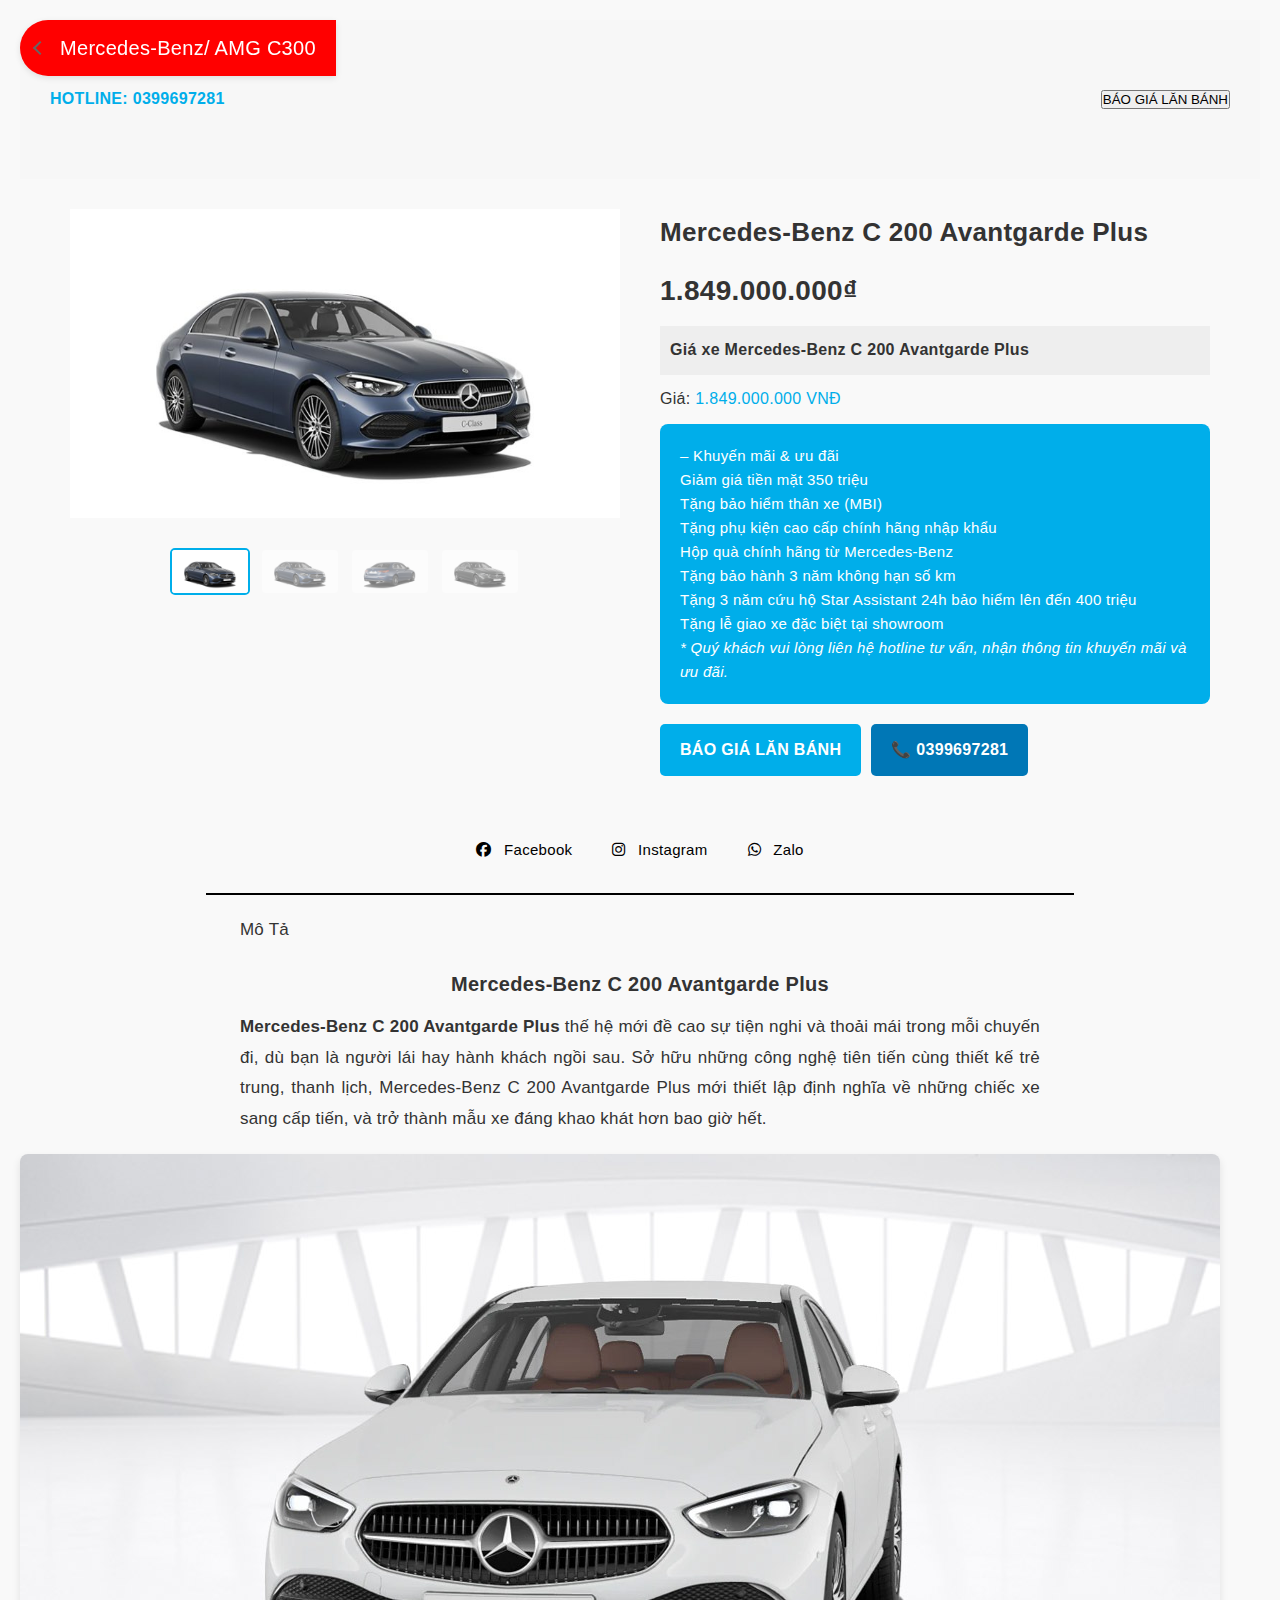
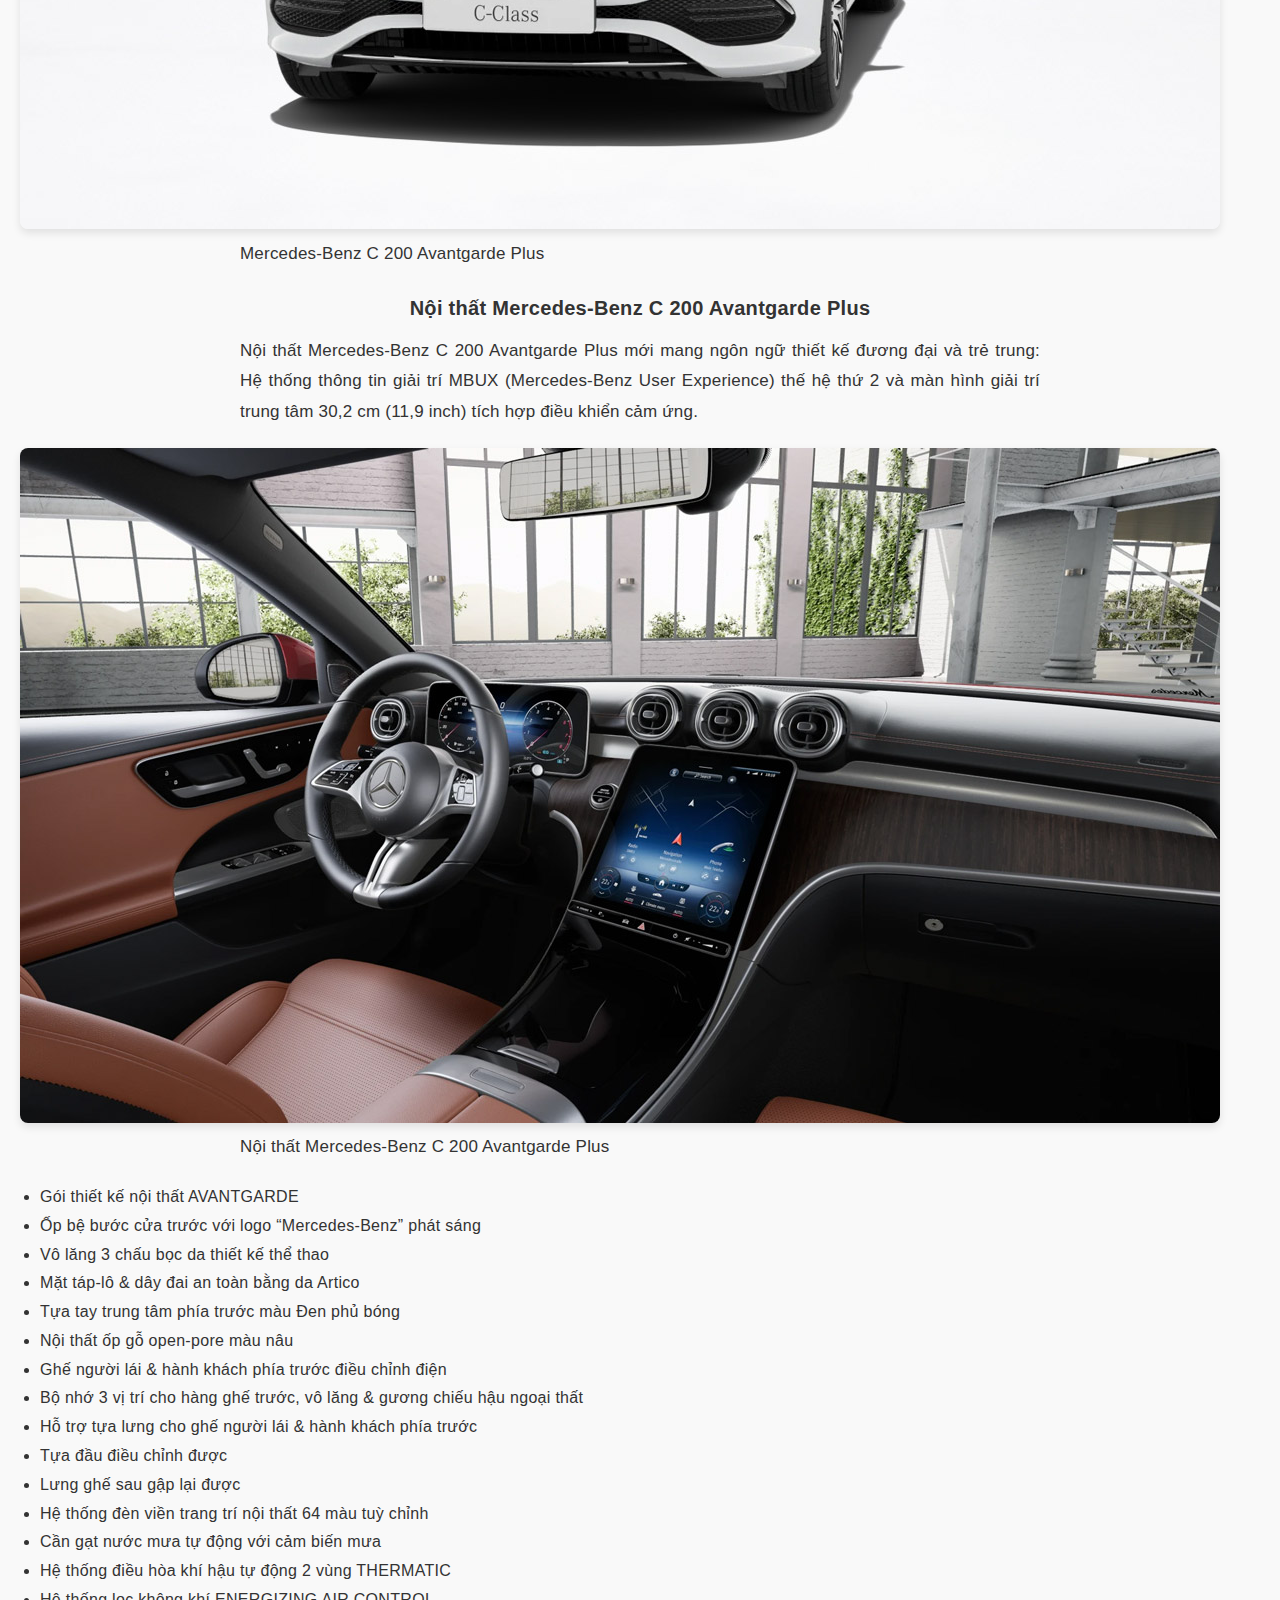
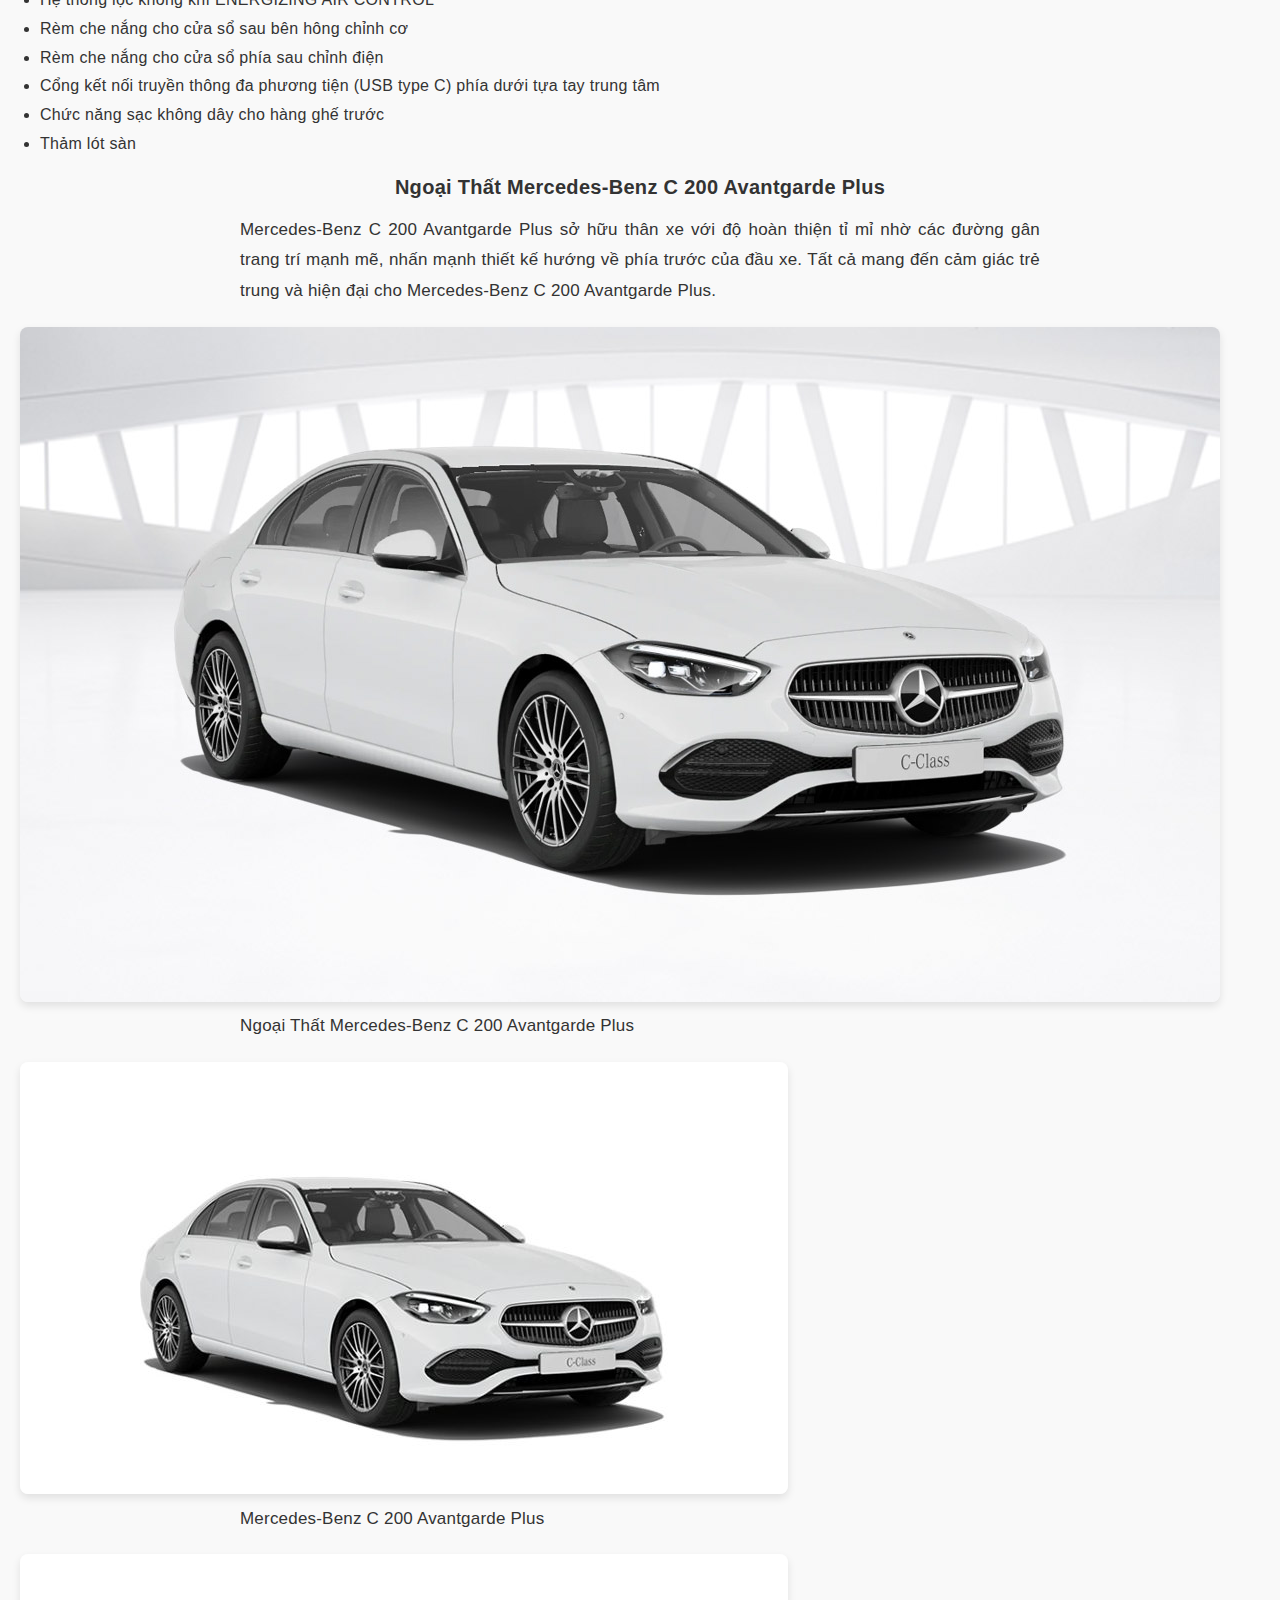
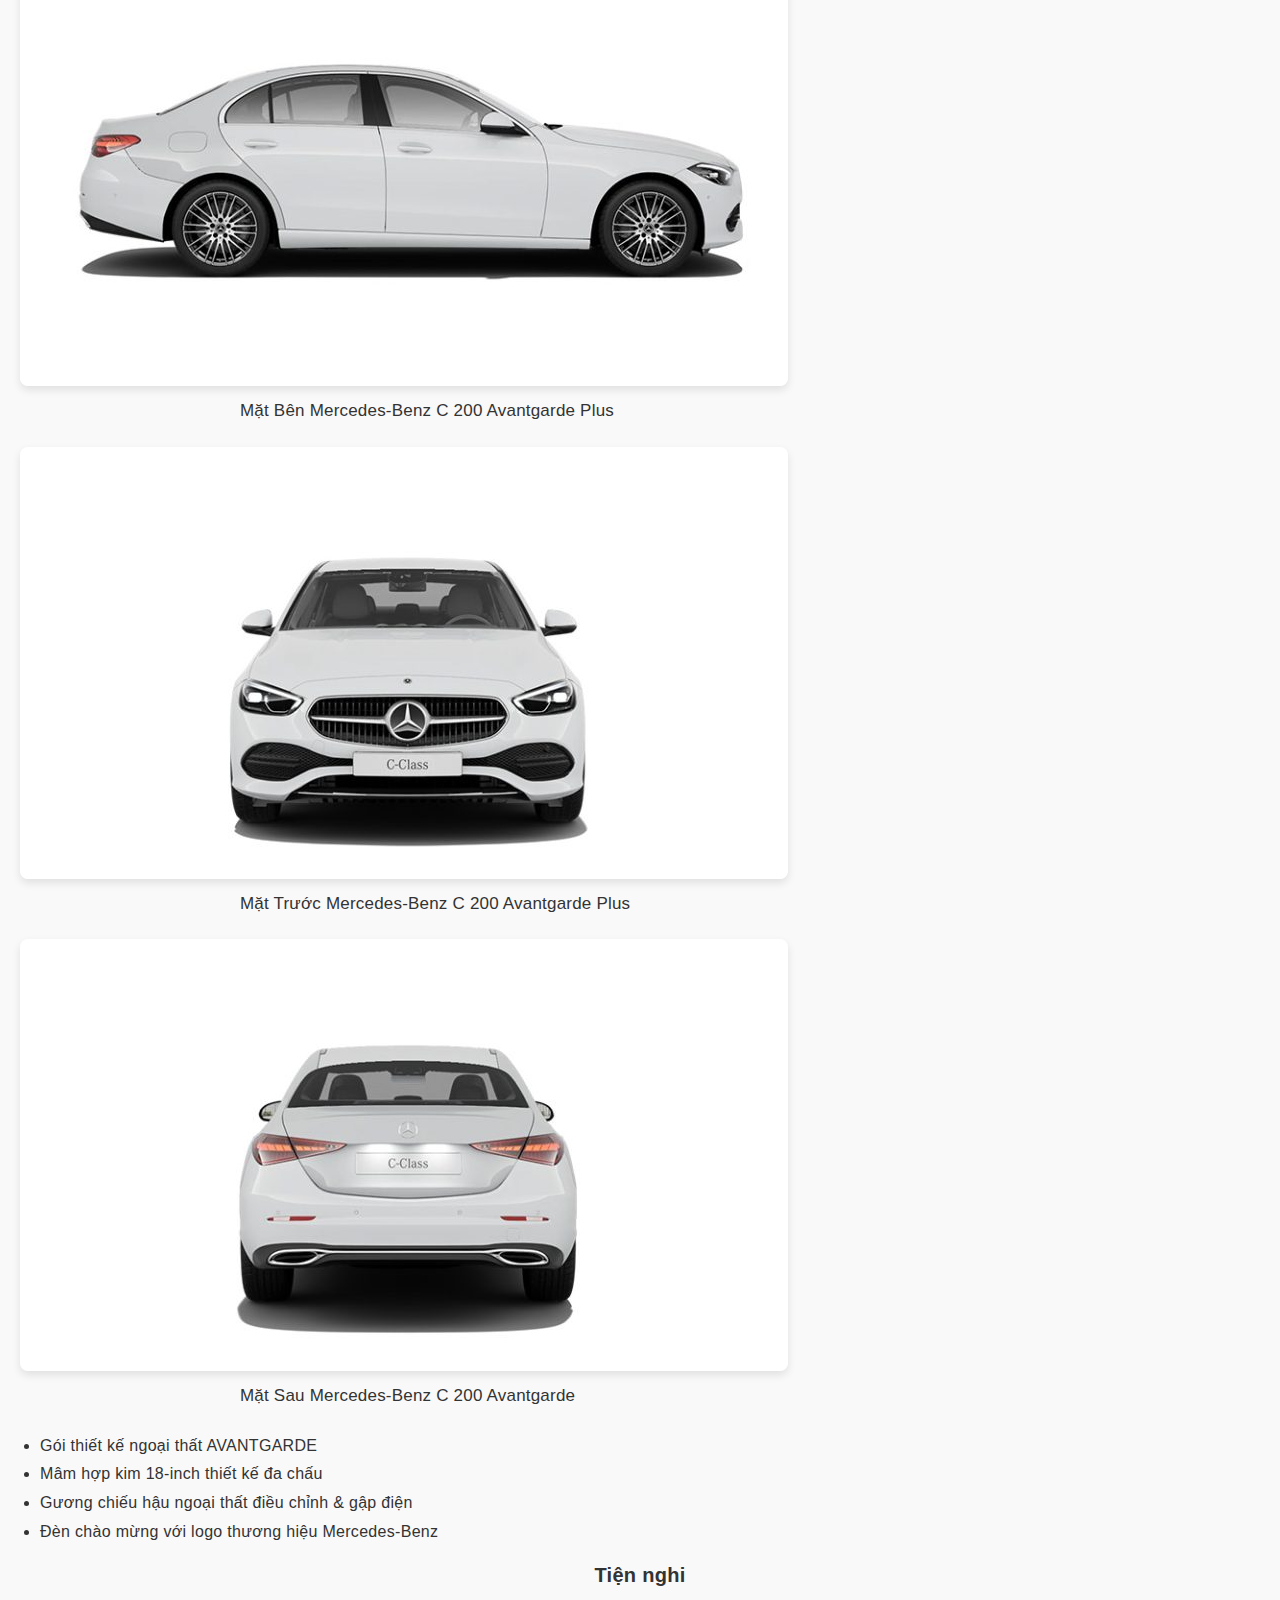
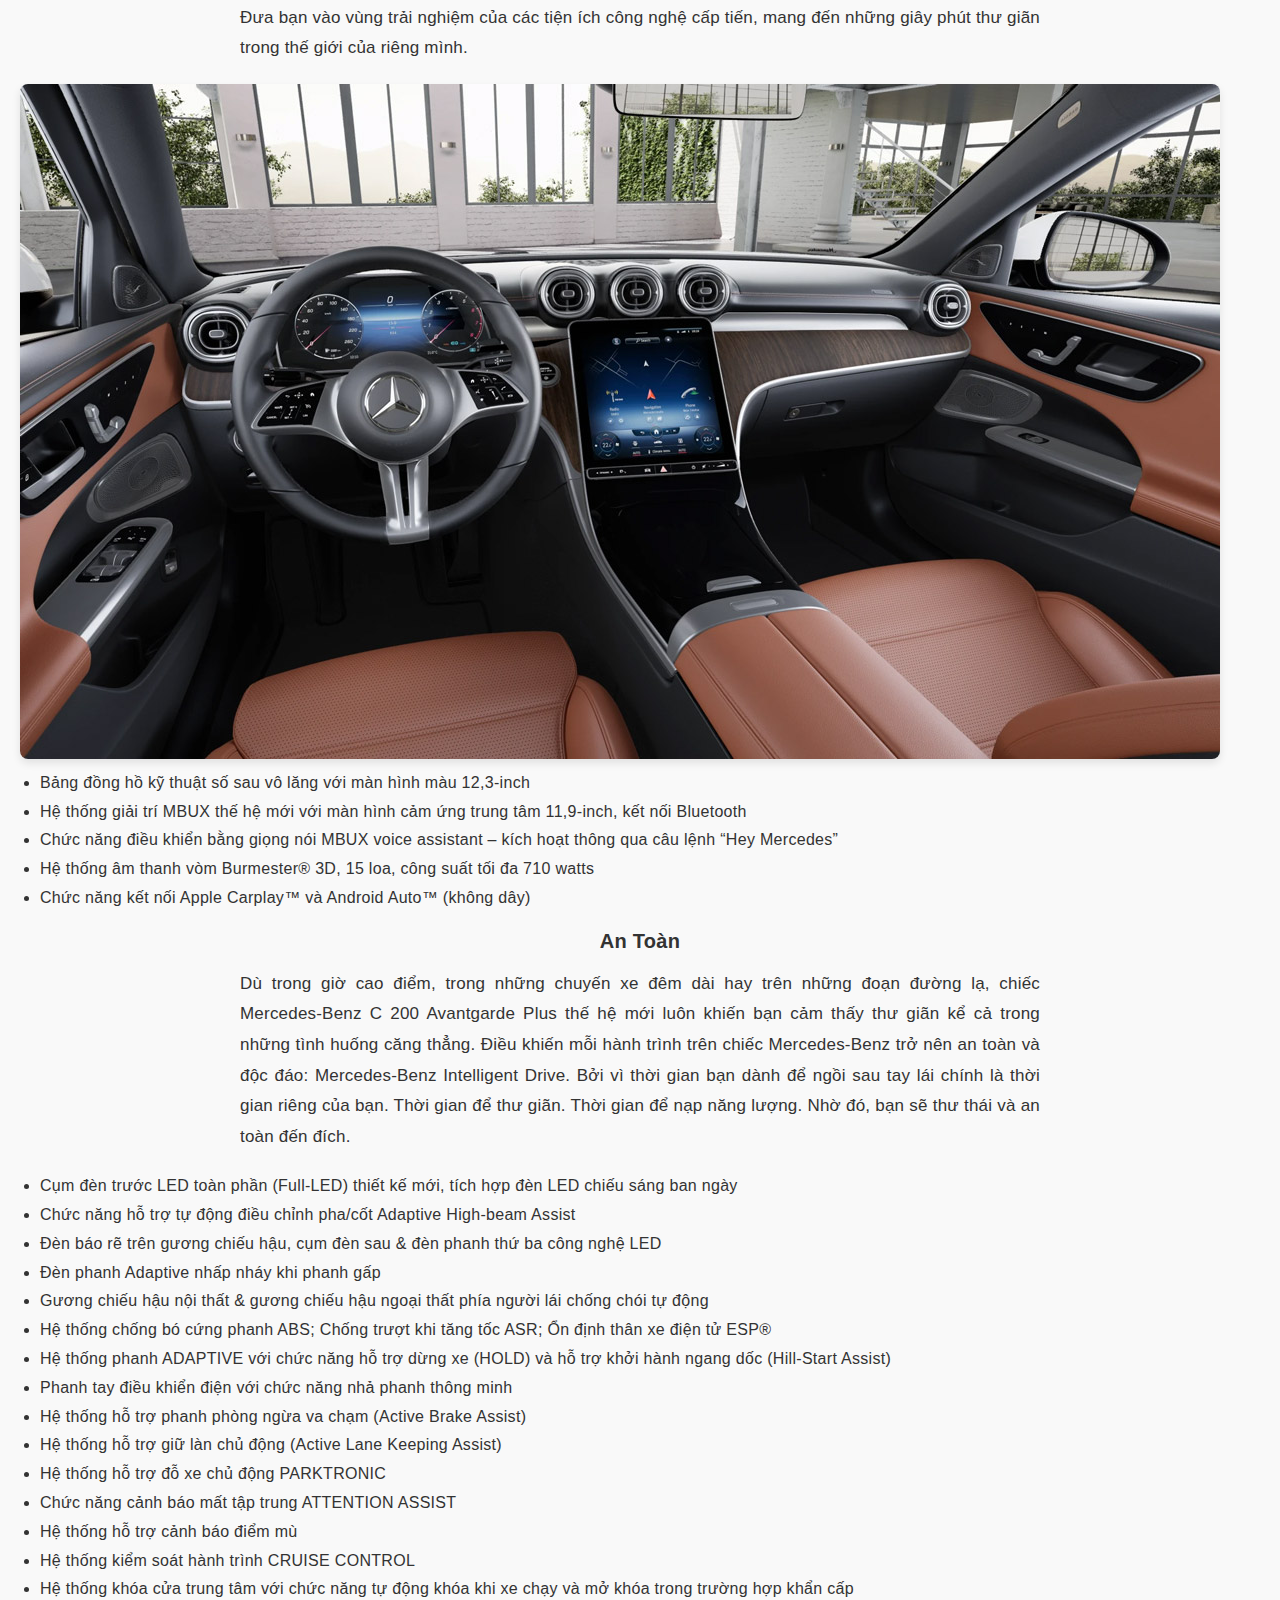
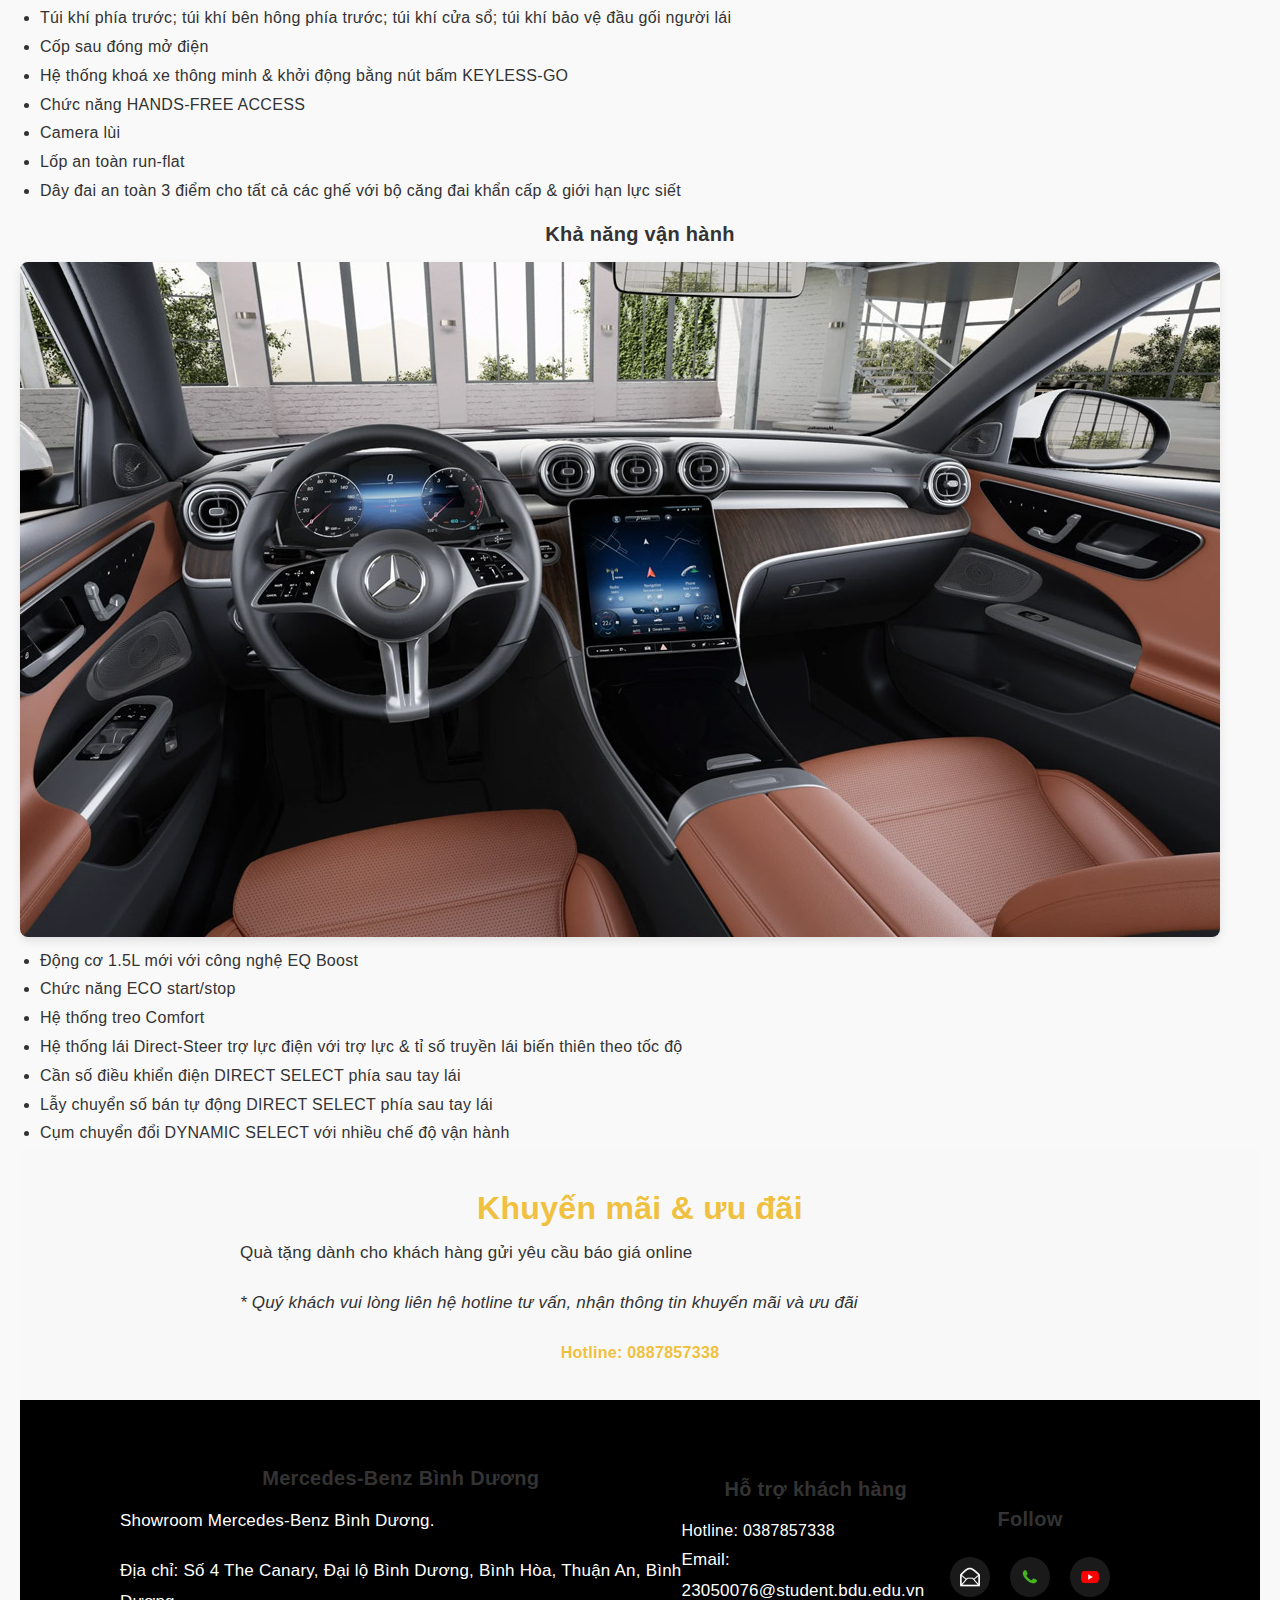
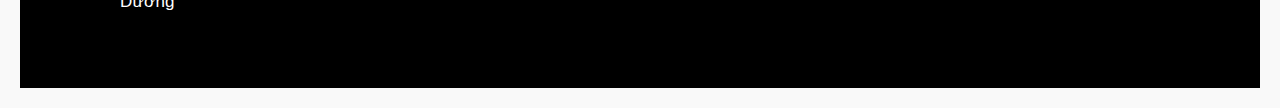
<file: popularCar/c200.html>
<!DOCTYPE html>
<html lang="vi">
<head>
    <meta charset="UTF-8">
    <title>Mercedes-Benz C 200 Avantgarde Plus</title>
    <link rel="stylesheet" href="../css/car.css">
    <link rel="stylesheet" href="../css/iconcar.css">
    <link rel="stylesheet" href="https://cdnjs.cloudflare.com/ajax/libs/font-awesome/6.7.2/css/all.min.css" integrity="sha512-Evv84Mr4kqVGRNSgIGL/F/aIDqQb7xQ2vcrdIwxfjThSH8CSR7PBEakCr51Ck+w+/U6swU2Im1vVX0SVk9ABhg==" crossorigin="anonymous" referrerpolicy="no-referrer" />
    <link href="https://cdn.jsdelivr.net/npm/bootstrap@5.3.5/dist/css/bootstrap.min.css" rel="stylesheet" integrity="sha384-SgOJa3DmI69IUzQ2PVdRZhwQ+dy64/BUtbMJw1MZ8t5HZApcHrRKUc4W0kG879m7" crossorigin="anonymous">
</head>
<body>
  <a href="../index.html" class="breadcrumb-back">
    <span class="arrow-left"></span>
    Mercedes-Benz/ AMG C300 
  </a>

    <div class="sub-header">
        <div class="hotline">HOTLINE: 0399697281</div>
        <button class="btn-blue" onclick="openModal()">BÁO GIÁ LĂN BÁNH</button>
    </div>

    <div class="container">
        <div class="car-preview">
            <img id="mainCarImage" src="image/amg/c200/c200_1.jpg" alt="Mercedes-Benz C 200 Avantgarde Plus" class="main-image" />
            <div class="thumbnails">
                <img src="image/amg/c200/c200_1.jpg" Thumbnail 1" class="active" onclick="changeImage(this, 'image/amg/c200/c200_1.jpg')">
                <img src="image/amg/c200/c200_1.jpg" alt="Thumbnail 2" onclick="changeImage(this, 'image/amg/c200/c200_1.jpg')">
                <img src="image/amg/c200/c200_2.jpg" alt="Thumbnail 3" onclick="changeImage(this, 'image/amg/c200/c200_2.jpg')">
                <img src="image/amg/c200/c200_3.jpg" alt="Thumbnail 4" onclick="changeImage(this, 'image/amg/c200/c200_3.jpg')">
            </div>
        </div>
        <div class="details">
            <h1>Mercedes-Benz C 200 Avantgarde Plus</h1>
            <div class="price">1.849.000.000₫</div>
            <div class="price-note">Giá xe Mercedes-Benz C 200 Avantgarde Plus</div>
            <div style="margin-bottom: 10px;">Giá: <span style="color: #00aeea;">1.849.000.000 VNĐ</span></div>
            <div class="promo">
                – Khuyến mãi & ưu đãi<br>
                Giảm giá tiền mặt 350 triệu<br>
                Tặng bảo hiểm thân xe (MBI)<br>
                Tặng phụ kiện cao cấp chính hãng nhập khẩu<br>
                Hộp quà chính hãng từ Mercedes-Benz<br>
                Tặng bảo hành 3 năm không hạn số km<br>
                Tặng 3 năm cứu hộ Star Assistant 24h bảo hiểm lên đến 400 triệu<br>
                Tặng lễ giao xe đặc biệt tại showroom<br>
                <i>* Quý khách vui lòng liên hệ hotline tư vấn, nhận thông tin khuyến mãi và ưu đãi.</i>
            </div>
            <div class="buttons">
                <a class="button" href="javascript:void(0)" onclick="openModal()">BÁO GIÁ LĂN BÁNH</a>
                <a class="button phone" href="https://zalo.me/0399697281">📞 0399697281</a>
            </div>
        </div>
    </div>

    <div class="modal" id="priceModal">
        <div class="modal-content">
            <span class="close-btn" onclick="closeModal()">×</span>
            <div class="modal-header">
              <img src="../image/a45banner.png" alt="Mercedes Interior">
            </div>
            <h2>Báo giá lăn bánh & Lái thử xe</h2>
            <p>Nhận báo giá lăn bánh và lái thử xe</p>
            <div class="contact-form">
                <h1>LIÊN HỆ CHÚNG TÔI</h1>

                <form class="mb-3" action="https://getform.io/f/arooqoeb" method="POST">
                    <input type="text" name="name" required class="form-control" placeholder="Nhập Họ và tên" id="firstname">
                    <input type="text" class="form-control" placeholder="Nhập emai" name="email" id="email">
                    <textarea class="form-control " placeholder="Nhập tin nhắn" name="message" id="feedback"></textarea>
                    <input class="button" type="submit" value="Submit">
                </form>
            </div>
        </div>
    </div>
    <div class="social-icons text-center mt-4">
        <a href="https://www.facebook.com/profile.php?id=100087528397422" target="_blank" class="social-icon">
            <i class="fab fa-facebook"></i> Facebook
        </a>
        <a href="https://www.instagram.com/" target="_blank" class="social-icon">
            <i class="fab fa-instagram"></i> Instagram
        </a>
        <a href="https://zalo.me/0399697281" target="_blank" class="social-icon">
            <i class="fab fa-whatsapp"></i> Zalo
        </a>

    </div>
    <hr class="custom-line">
    <p>Mô Tả </p>
    <h2>
      <strong>Mercedes-Benz C 200 Avantgarde Plus </strong>
  </h2>
  <p class="mt-2"><strong>Mercedes-Benz C 200 Avantgarde Plus </strong>thế hệ mới đề cao sự tiện nghi và thoải mái trong mỗi chuyến đi, dù bạn là người lái hay hành khách ngồi sau. Sở hữu những công nghệ tiên tiến cùng thiết kế trẻ trung, thanh lịch, Mercedes-Benz C 200 Avantgarde Plus mới thiết lập định nghĩa về những chiếc xe sang cấp tiến, và trở thành mẫu xe đáng khao khát hơn bao giờ hết.</p>
  <div class="text-center">
    <img src="image/amg/c200/c200_4.jpg" class="img-fluid" alt="">
    <p class="mt-2">Mercedes-Benz C 200 Avantgarde Plus</p>
</div>
<h2>
  <strong>Nội thất Mercedes-Benz C 200 Avantgarde Plus</strong>
</h2>
   <p>
    Nội thất Mercedes-Benz C 200 Avantgarde Plus mới mang ngôn ngữ thiết kế đương đại và trẻ trung: Hệ thống thông tin giải trí MBUX (Mercedes-Benz User Experience) thế hệ thứ 2 và màn hình giải trí trung tâm 30,2 cm (11,9 inch) tích hợp điều khiển cảm ứng.
   </p>
   <div class="text-center">
    <img src="image/amg/c200/c200_5.jpg" class="img-fluid" alt="">
    <p class="mt-2">Nội thất Mercedes-Benz C 200 Avantgarde Plus</p>
</div>
<ul>
  <li>Gói thiết kế nội thất AVANTGARDE</li>
  <li>Ốp bệ bước cửa trước với logo “Mercedes-Benz” phát sáng</li>
  <li>Vô lăng 3 chấu bọc da thiết kế thể thao</li>
  <li>Mặt táp-lô & dây đai an toàn bằng da Artico</li>
  <li>Tựa tay trung tâm phía trước màu Đen phủ bóng</li>
  <li>Nội thất ốp gỗ open-pore màu nâu</li>
  <li>Ghế người lái & hành khách phía trước điều chỉnh điện</li>
  <li>Bộ nhớ 3 vị trí cho hàng ghế trước, vô lăng & gương chiếu hậu ngoại thất</li>
  <li>Hỗ trợ tựa lưng cho ghế người lái & hành khách phía trước</li>
  <li>Tựa đầu điều chỉnh được</li>
  <li>Lưng ghế sau gập lại được</li>
  <li>Hệ thống đèn viền trang trí nội thất 64 màu tuỳ chỉnh</li>
  <li>Cần gạt nước mưa tự động với cảm biến mưa</li>
  <li>Hệ thống điều hòa khí hậu tự động 2 vùng THERMATIC</li>
  <li>Hệ thống lọc không khí ENERGIZING AIR CONTROL</li>
  <li>Rèm che nắng cho cửa sổ sau bên hông chỉnh cơ</li>
  <li>Rèm che nắng cho cửa sổ phía sau chỉnh điện</li>
  <li>Cổng kết nối truyền thông đa phương tiện (USB type C) phía dưới tựa tay trung tâm</li>
  <li>Chức năng sạc không dây cho hàng ghế trước</li>
  <li>Thảm lót sàn</li>
</ul>
<h2>
  <strong>Ngoại Thất Mercedes-Benz C 200 Avantgarde Plus</strong>
</h2>
<p>
  Mercedes-Benz C 200 Avantgarde Plus sở hữu thân xe với độ hoàn thiện tỉ mỉ nhờ các đường gân trang trí mạnh mẽ, nhấn mạnh thiết kế hướng về phía trước của đầu xe. Tất cả mang đến cảm giác trẻ trung và hiện đại cho Mercedes-Benz C 200 Avantgarde Plus.
</p>
   <div class="text-center">
    <img src="image/amg/c200/c200_6.jpg" class="img-fluid" alt="">
    <p class="mt-2">Ngoại Thất Mercedes-Benz C 200 Avantgarde Plus </p>
</div>  
<div class="text-center">
  <img src="image/amg/c200/c200_7.jpg" class="img-fluid" alt="">
  <p class="mt-2">Mercedes-Benz C 200 Avantgarde Plus </p>
</div>
<div class="text-center">
  <img src="image/amg/c200/c200_8.jpg" class="img-fluid" alt="">
  <p class="mt-2">Mặt Bên Mercedes-Benz C 200 Avantgarde Plus</p>
</div>
<div class="text-center">
  <img src="image/amg/c200/c200_9.jpg" class="img-fluid" alt="">
  <p class="mt-2">Mặt Trước Mercedes-Benz C 200 Avantgarde Plus</p>
</div>
<div class="text-center">
  <img src="image/amg/c200/c200_10.jpg" class="img-fluid" alt="">
  <p class="mt-2">Mặt Sau Mercedes-Benz C 200 Avantgarde</p>
</div>
<ul>
  <li>Gói thiết kế ngoại thất AVANTGARDE</li>
  <li>Mâm hợp kim 18-inch thiết kế đa chấu</li>
  <li>Gương chiếu hậu ngoại thất điều chỉnh & gập điện</li>
  <li>Đèn chào mừng với logo thương hiệu Mercedes-Benz</li>
</ul>
<h2>
  <strong>Tiện nghi</strong>
</h2>
<p>
  Đưa bạn vào vùng trải nghiệm của các tiện ích công nghệ cấp tiến, mang đến những giây phút thư giãn trong thế giới của riêng mình.
</p>
<div class="text-center">
  <img src="image/amg/c200/c200_11.jpg" class="img-fluid" alt="">
</div>
<ul>
  <li>Bảng đồng hồ kỹ thuật số sau vô lăng với màn hình màu 12,3-inch</li>
  <li>Hệ thống giải trí MBUX thế hệ mới với màn hình cảm ứng trung tâm 11,9-inch, kết nối Bluetooth</li>
  <li>Chức năng điều khiển bằng giọng nói MBUX voice assistant – kích hoạt thông qua câu lệnh “Hey Mercedes”</li>
  <li>Hệ thống âm thanh vòm Burmester® 3D, 15 loa, công suất tối đa 710 watts</li>
  <li>Chức năng kết nối Apple Carplay™ và Android Auto™ (không dây)</li>
</ul>
<h2>
  <strong>An Toàn</strong>
</h2>
<p>
  Dù trong giờ cao điểm, trong những chuyến xe đêm dài hay trên những đoạn đường lạ, chiếc Mercedes-Benz C 200 Avantgarde Plus thế hệ mới luôn khiến bạn cảm thấy thư giãn kể cả trong những tình huống căng thẳng. Điều khiến mỗi hành trình trên chiếc Mercedes-Benz trở nên an toàn và độc đáo: Mercedes-Benz Intelligent Drive. Bởi vì thời gian bạn dành để ngồi sau tay lái chính là thời gian riêng của bạn. Thời gian để thư giãn. Thời gian để nạp năng lượng. Nhờ đó, bạn sẽ thư thái và an toàn đến đích.
</p>
<ul>
  <li>Cụm đèn trước LED toàn phần (Full-LED) thiết kế mới, tích hợp đèn LED chiếu sáng ban ngày</li>
  <li>Chức năng hỗ trợ tự động điều chỉnh pha/cốt Adaptive High-beam Assist</li>
  <li>Đèn báo rẽ trên gương chiếu hậu, cụm đèn sau & đèn phanh thứ ba công nghệ LED</li>
  <li>Đèn phanh Adaptive nhấp nháy khi phanh gấp</li>
  <li>Gương chiếu hậu nội thất & gương chiếu hậu ngoại thất phía người lái chống chói tự động</li>
  <li>Hệ thống chống bó cứng phanh ABS; Chống trượt khi tăng tốc ASR; Ổn định thân xe điện tử ESP®</li>
  <li>Hệ thống phanh ADAPTIVE với chức năng hỗ trợ dừng xe (HOLD) và hỗ trợ khởi hành ngang dốc (Hill-Start Assist)</li>
  <li>Phanh tay điều khiển điện với chức năng nhả phanh thông minh</li>
  <li>Hệ thống hỗ trợ phanh phòng ngừa va chạm (Active Brake Assist)</li>
  <li>Hệ thống hỗ trợ giữ làn chủ động (Active Lane Keeping Assist)</li>
  <li>Hệ thống hỗ trợ đỗ xe chủ động PARKTRONIC</li>
  <li>Chức năng cảnh báo mất tập trung ATTENTION ASSIST</li>
  <li>Hệ thống hỗ trợ cảnh báo điểm mù</li>
  <li>Hệ thống kiểm soát hành trình CRUISE CONTROL</li>
  <li>Hệ thống khóa cửa trung tâm với chức năng tự động khóa khi xe chạy và mở khóa trong trường hợp khẩn cấp</li>
  <li>Túi khí phía trước; túi khí bên hông phía trước; túi khí cửa sổ; túi khí bảo vệ đầu gối người lái</li>
  <li>Cốp sau đóng mở điện</li>
  <li>Hệ thống khoá xe thông minh & khởi động bằng nút bấm KEYLESS-GO</li>
  <li>Chức năng HANDS-FREE ACCESS</li>
  <li>Camera lùi</li>
  <li>Lốp an toàn run-flat</li>
  <li>Dây đai an toàn 3 điểm cho tất cả các ghế với bộ căng đai khẩn cấp & giới hạn lực siết</li>
</ul>
<h2>
  <strong>Khả năng vận hành</strong>
</h2>
<div class="text-center">
  <img src="image/amg/c200/c200_11.jpg" class="img-fluid" alt="">
</div>
<ul>
  <li>Động cơ 1.5L mới với công nghệ EQ Boost</li>
  <li>Chức năng ECO start/stop</li>
  <li>Hệ thống treo Comfort</li>
  <li>Hệ thống lái Direct-Steer trợ lực điện với trợ lực & tỉ số truyền lái biến thiên theo tốc độ</li>
  <li>Cần số điều khiển điện DIRECT SELECT phía sau tay lái</li>
  <li>Lẫy chuyển số bán tự động DIRECT SELECT phía sau tay lái</li>
  <li>Cụm chuyển đổi DYNAMIC SELECT với nhiều chế độ vận hành</li>
</ul>
<section class="promotion">
  <div class="promotion-content">
  <h1>Khuyến mãi & ưu đãi</h1>
  <p>Quà tặng dành cho khách hàng gửi yêu cầu báo giá online</p>
  <p><em>* Quý khách vui lòng liên hệ hotline tư vấn, nhận thông tin khuyến mãi và ưu đãi</em></p>
  </div>
  <div class="hotline">
  <a href="tel:0387857338">Hotline: 0887857338</a>
  </div>
</section>

<section class="info">
<div class="infomation">
<h2>Mercedes-Benz Bình Dương</h2>
<p>Showroom Mercedes-Benz Bình Dương.</p>
<p>Địa chỉ: Số 4 The Canary, Đại lộ Bình Dương, Bình Hòa, Thuận An, Bình Dương</p>
</div>

<div class="support">
<h2>Hỗ trợ khách hàng</h2>
<a href="tel:0387857338">Hotline: 0387857338</a>
<p>Email: 23050076@student.bdu.edu.vn</p>
</div>

<div class="follow">
  <h2>Follow</h2>
  <div class="social-icons">
    <a href="mailto:23050076@student.bdu.edu.vn" class="icon"><img src="../../../image/email.png" alt="Email"></a>
    <a href="tel:0387857338" class="icon"><img src="../../../image/phone.png" alt="Phone"></a>
    <a href="https://www.youtube.com/@MercedesBenz" class="icon" target="_blank"><img src="../../../image/youtube.png" alt="YouTube"></a>
</div>  
</div>
</section>
<button id="scrollToTop" class="scroll-to-top" onclick="scrollToTop">
<i class="fa-solid fa-circle-arrow-up"></i>
</button>

  <script src="../../../js/roll.js"></script>
  <script src="../../../js/ontop.js"></script>
  <script src="../../../js/show.js"></script>
</body>
</html>
</file>
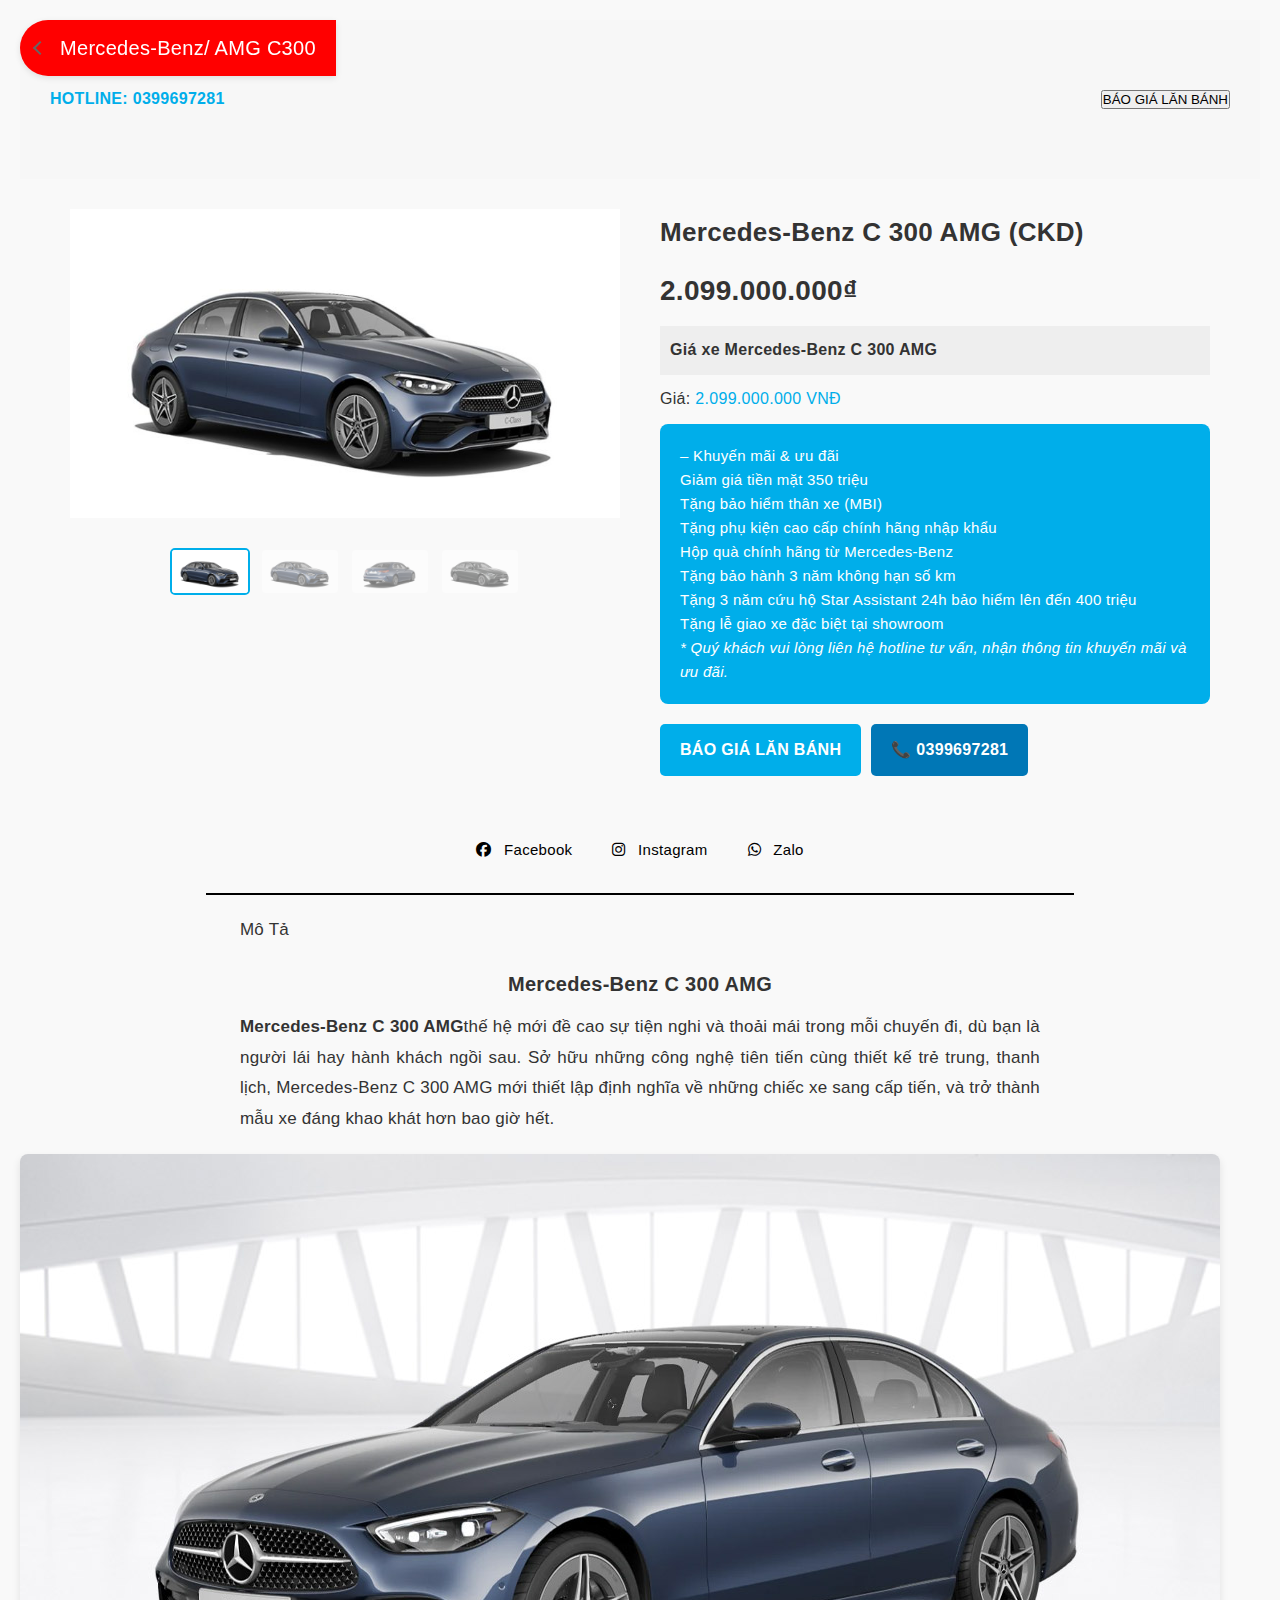
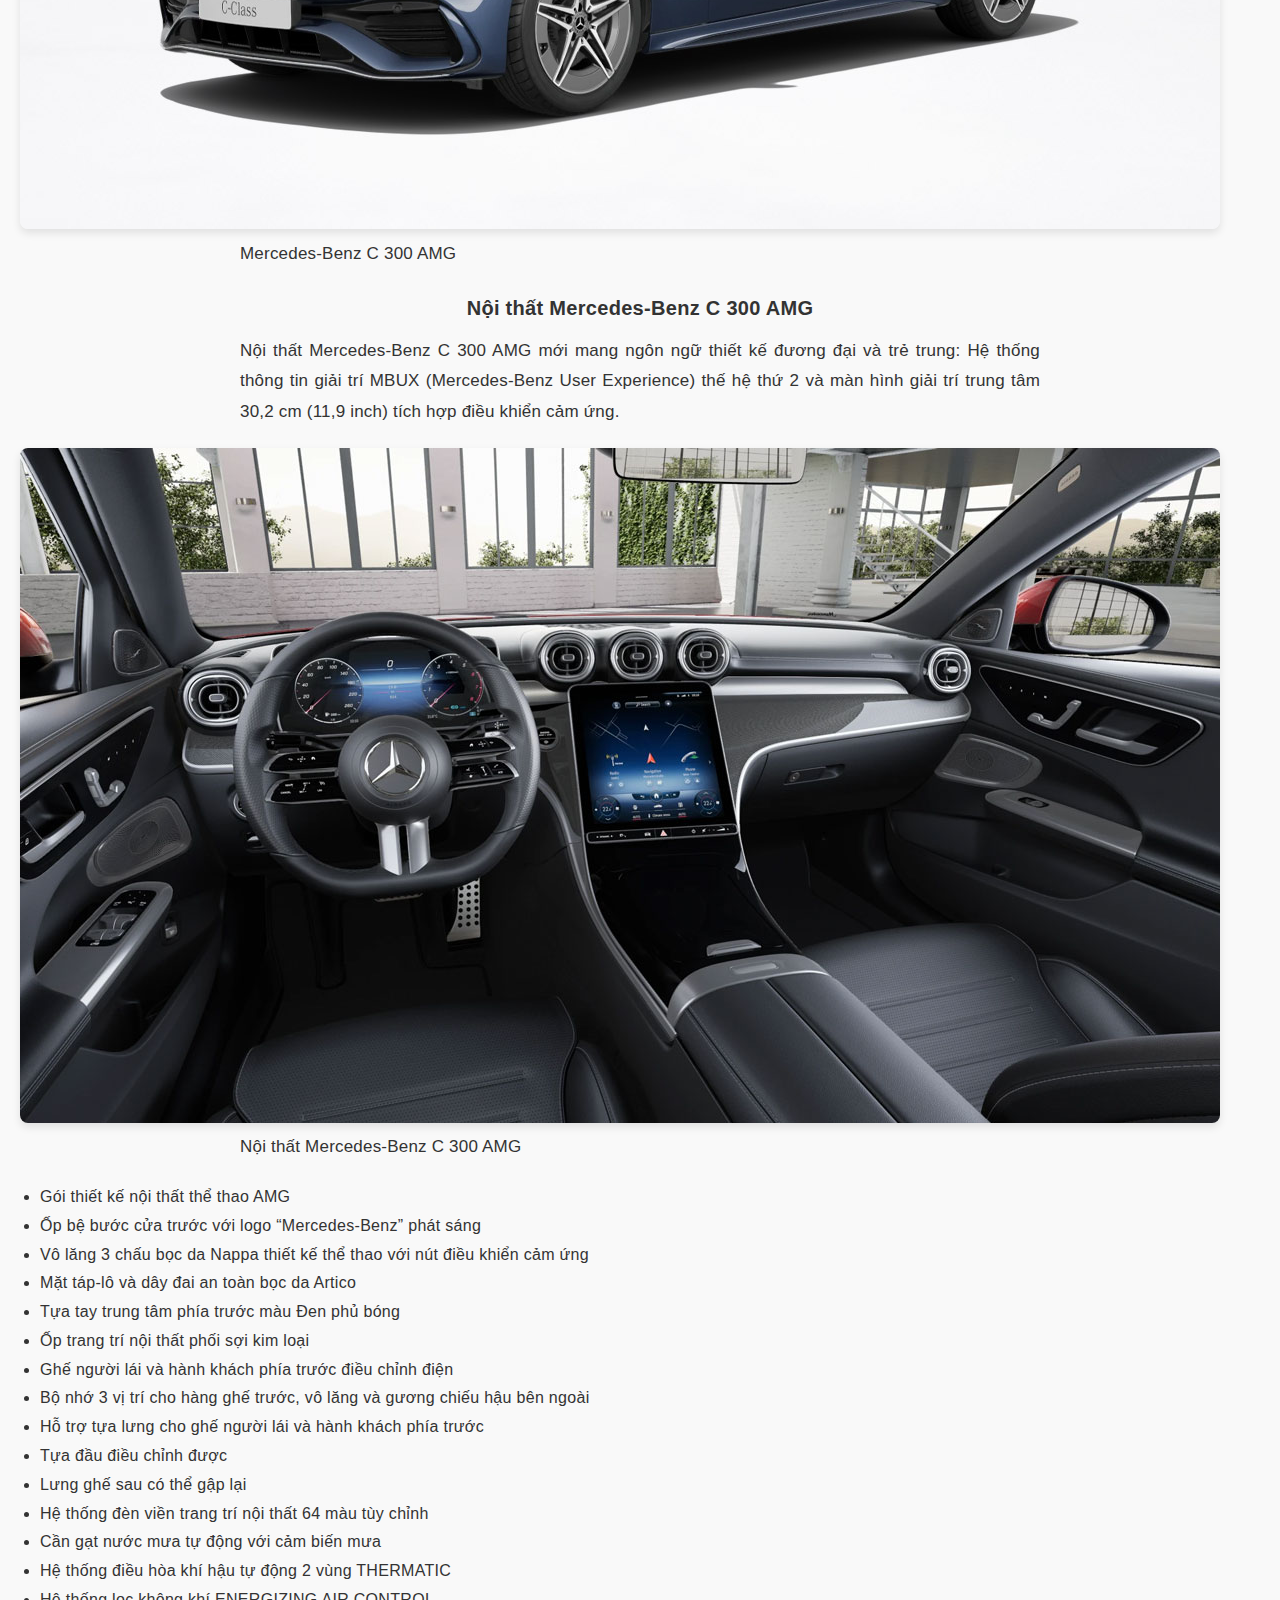
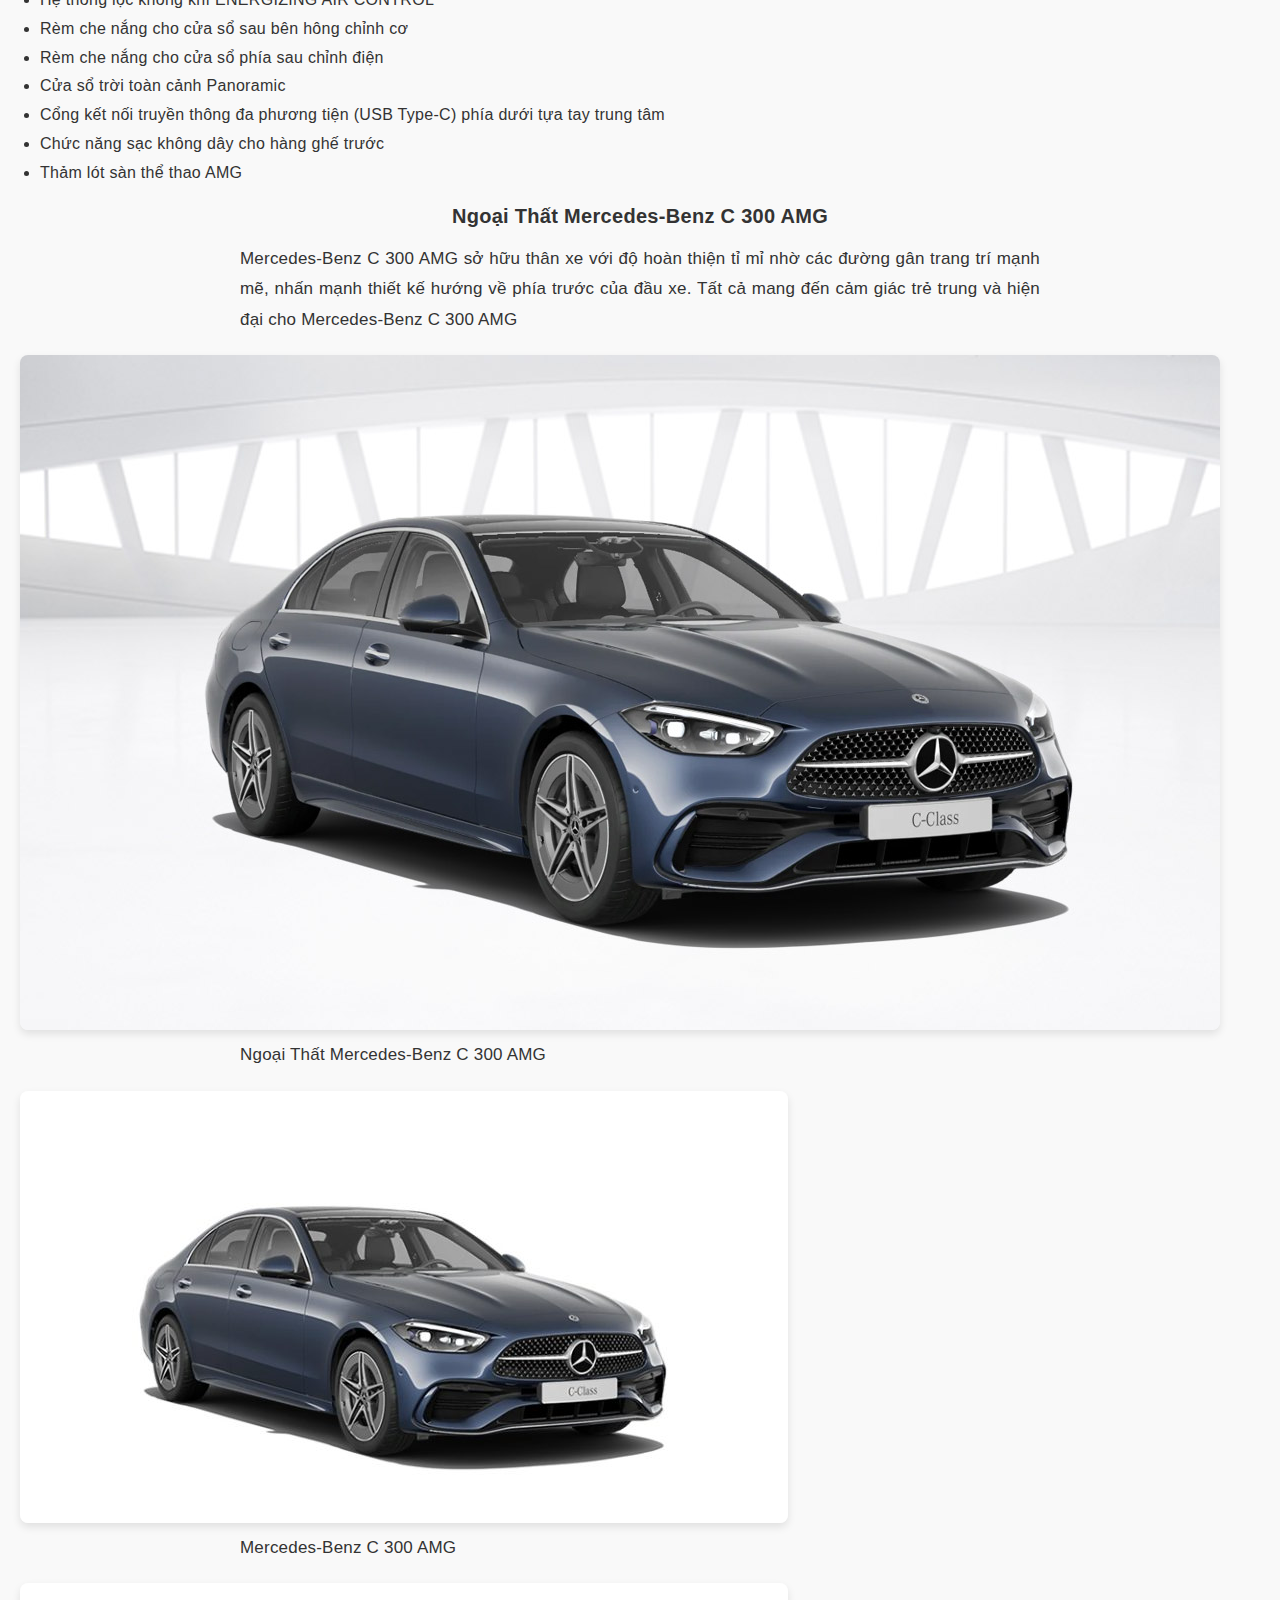
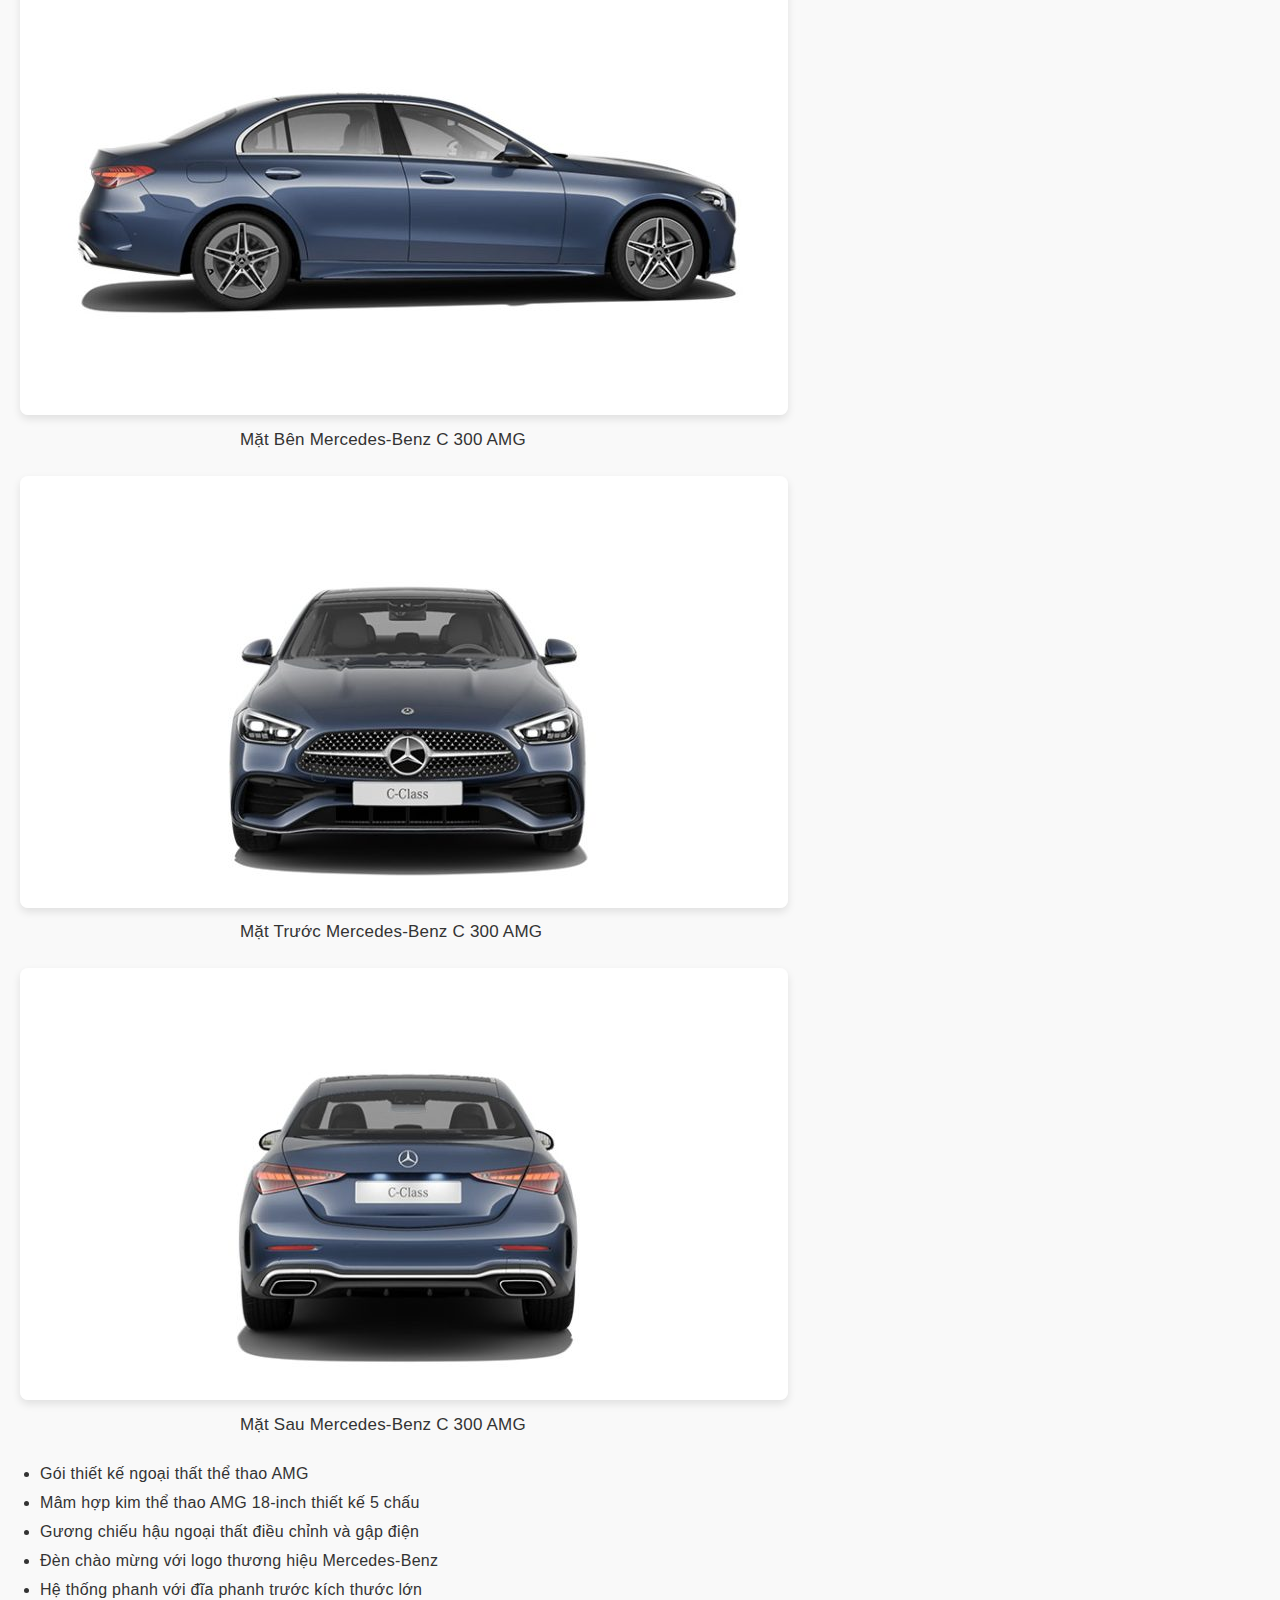
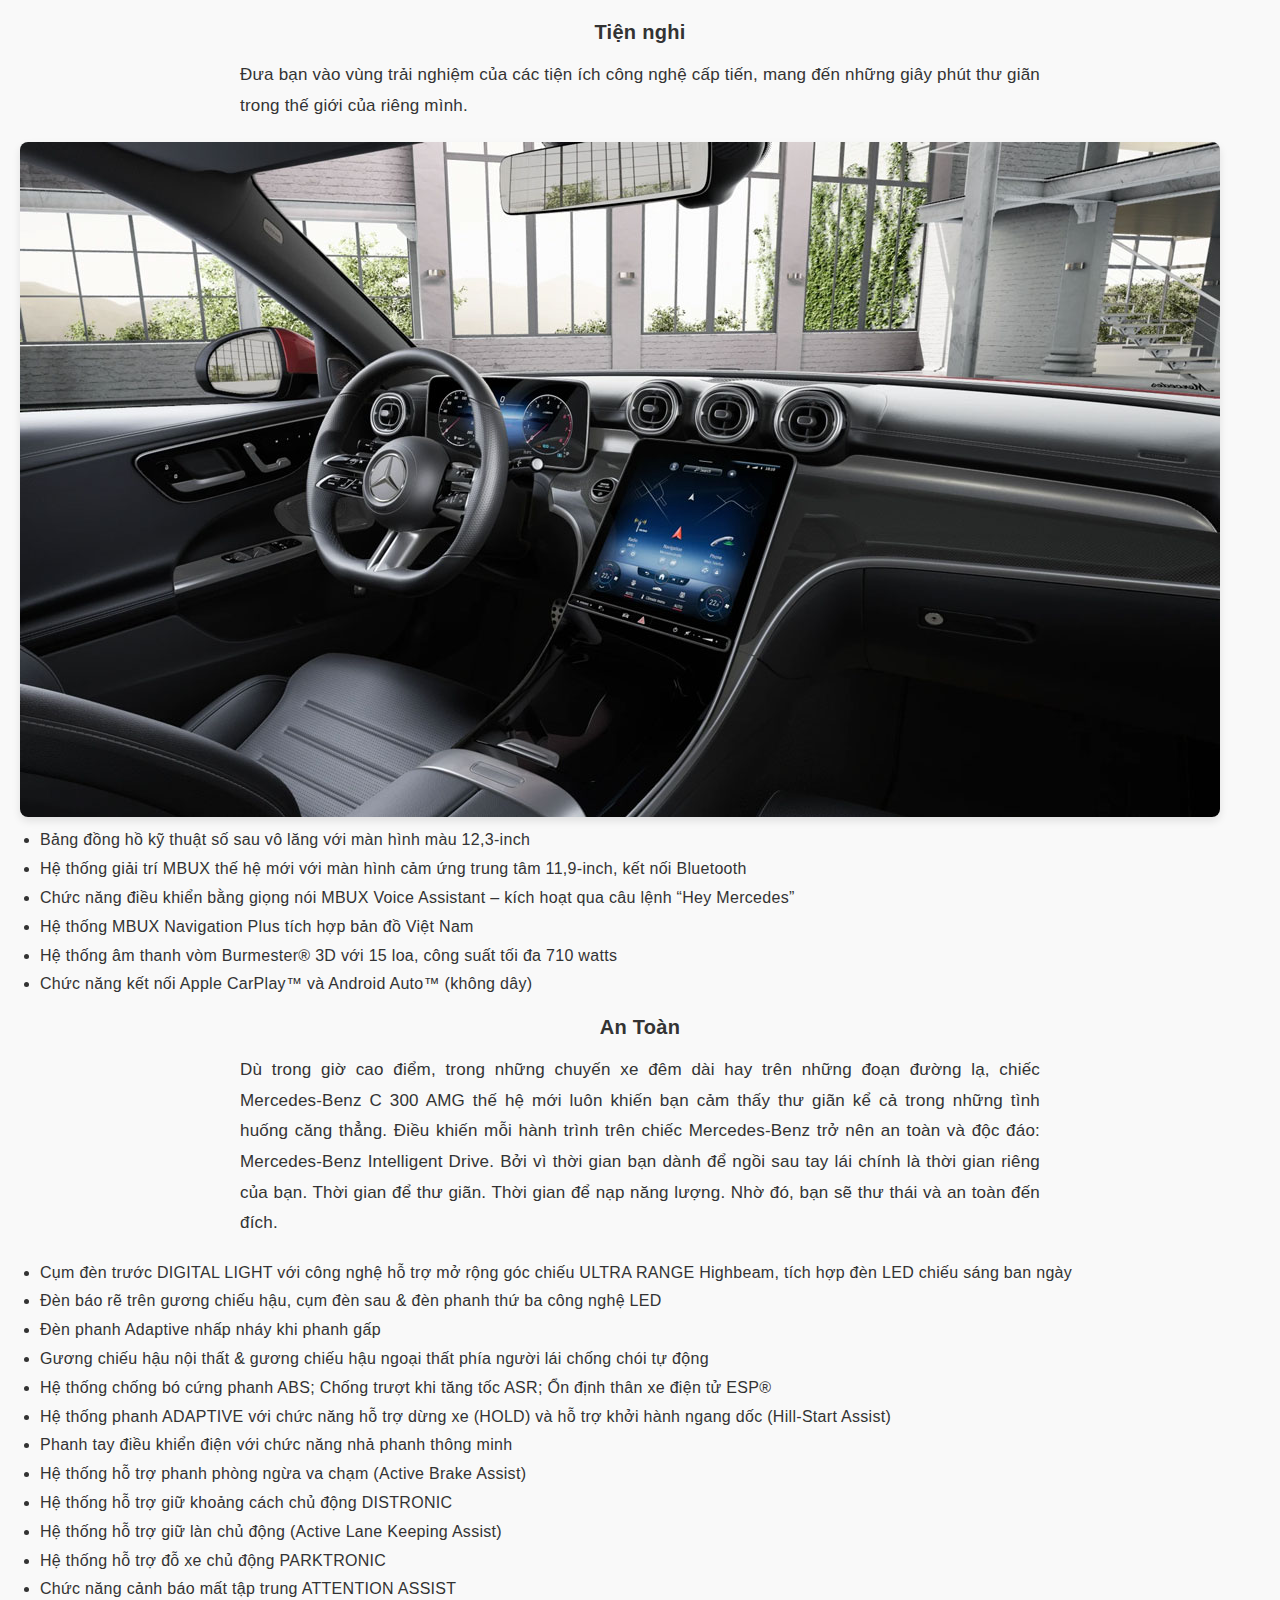
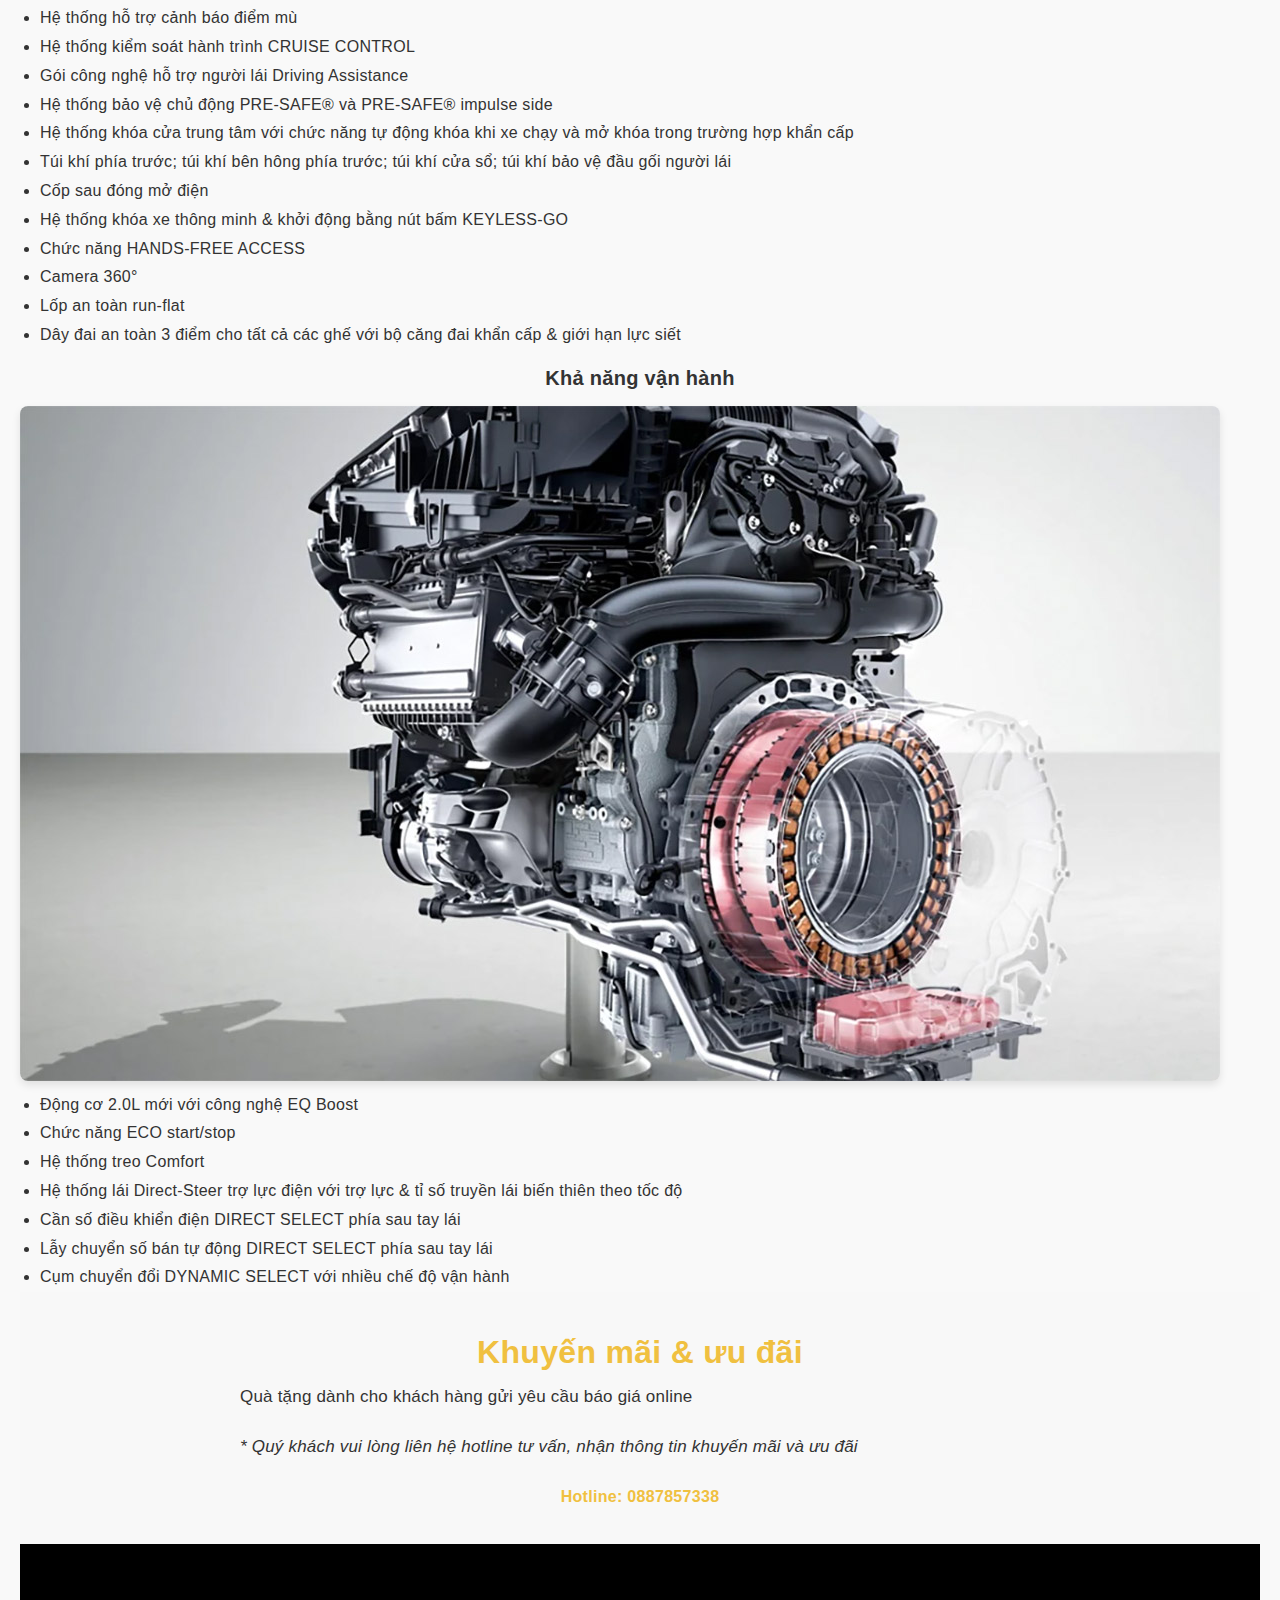
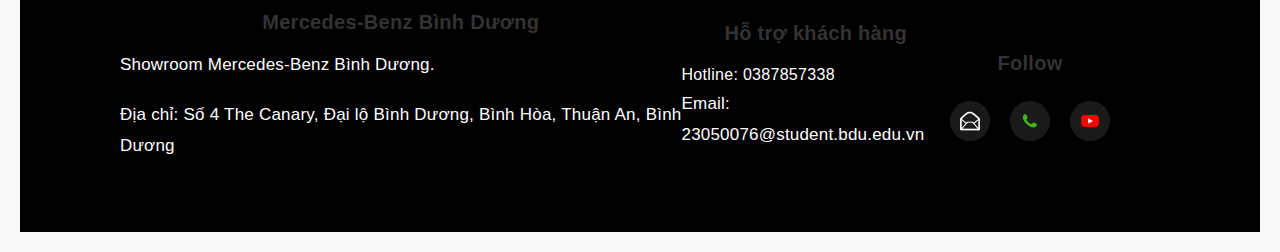
<file: popularCar/c300.html>
<!DOCTYPE html>
<html lang="vi">
<head>
    <meta charset="UTF-8">
    <title>Mercedes-Benz C 300 AMG (CKD)</title>
    <link rel="stylesheet" href="../css/car.css">
    <link rel="stylesheet" href="../css/iconcar.css">
    <link rel="stylesheet" href="https://cdnjs.cloudflare.com/ajax/libs/font-awesome/6.7.2/css/all.min.css" integrity="sha512-Evv84Mr4kqVGRNSgIGL/F/aIDqQb7xQ2vcrdIwxfjThSH8CSR7PBEakCr51Ck+w+/U6swU2Im1vVX0SVk9ABhg==" crossorigin="anonymous" referrerpolicy="no-referrer" />
    <link href="https://cdn.jsdelivr.net/npm/bootstrap@5.3.5/dist/css/bootstrap.min.css" rel="stylesheet" integrity="sha384-SgOJa3DmI69IUzQ2PVdRZhwQ+dy64/BUtbMJw1MZ8t5HZApcHrRKUc4W0kG879m7" crossorigin="anonymous">
</head>
<body>
  <a href="../index.html" class="breadcrumb-back">
    <span class="arrow-left"></span>
    Mercedes-Benz/ AMG C300 
  </a>
    <div class="sub-header">
        <div class="hotline">HOTLINE: 0399697281</div>
        <button class="btn-blue" onclick="openModal()">BÁO GIÁ LĂN BÁNH</button>
    </div>

    <div class="container">
        <div class="car-preview">
            <img id="mainCarImage" src="image/amg/c300/c300_1.jpg" alt="Mercedes GLB 35" class="main-image" />
            <div class="thumbnails">
                <img src="image/amg/c300/c300_1.jpg" Thumbnail 1" class="active" onclick="changeImage(this, 'image/amg/c300/c300_1.jpg')">
                <img src="image/amg/c300/c300_1.jpg" alt="Thumbnail 2" onclick="changeImage(this, 'image/amg/c300/c300_1.jpg')">
                <img src="image/amg/c300/c300_2.jpg" alt="Thumbnail 3" onclick="changeImage(this, 'image/amg/c300/c300_2.jpg')">
                <img src="image/amg/c300/c300_3.jpg" alt="Thumbnail 4" onclick="changeImage(this, 'image/amg/c300/c300_3.jpg')">
            </div>
        </div>
        <div class="details">
            <h1>Mercedes-Benz C 300 AMG (CKD) </h1>
            <div class="price">2.099.000.000₫</div>
            <div class="price-note">Giá xe Mercedes-Benz C 300 AMG</div>
            <div style="margin-bottom: 10px;">Giá: <span style="color: #00aeea;">2.099.000.000 VNĐ</span></div>
            <div class="promo">
                – Khuyến mãi & ưu đãi<br>
                Giảm giá tiền mặt 350 triệu<br>
                Tặng bảo hiểm thân xe (MBI)<br>
                Tặng phụ kiện cao cấp chính hãng nhập khẩu<br>
                Hộp quà chính hãng từ Mercedes-Benz<br>
                Tặng bảo hành 3 năm không hạn số km<br>
                Tặng 3 năm cứu hộ Star Assistant 24h bảo hiểm lên đến 400 triệu<br>
                Tặng lễ giao xe đặc biệt tại showroom<br>
                <i>* Quý khách vui lòng liên hệ hotline tư vấn, nhận thông tin khuyến mãi và ưu đãi.</i>
            </div>
            <div class="buttons">
                <a class="button" href="javascript:void(0)" onclick="openModal()">BÁO GIÁ LĂN BÁNH</a>
                <a class="button phone" href="https://zalo.me/0399697281">📞 0399697281</a>
            </div>
        </div>
    </div>

    <div class="modal" id="priceModal">
        <div class="modal-content">
            <span class="close-btn" onclick="closeModal()">×</span>
            <div class="modal-header">
              <img src="../image/a45banner.png" alt="Mercedes Interior">
            </div>
            <h2>Báo giá lăn bánh & Lái thử xe</h2>
            <p>Nhận báo giá lăn bánh và lái thử xe</p>
            <div class="contact-form">
                <h1>LIÊN HỆ CHÚNG TÔI</h1>

                <form class="mb-3" action="https://getform.io/f/arooqoeb" method="POST">
                    <input type="text" name="name" required class="form-control" placeholder="Nhập Họ và tên" id="firstname">
                    <input type="text" class="form-control" placeholder="Nhập emai" name="email" id="email">
                    <textarea class="form-control " placeholder="Nhập tin nhắn" name="message" id="feedback"></textarea>
                    <input class="button" type="submit" value="Submit">
                </form>
            </div>
        </div>
    </div>
    <div class="social-icons text-center mt-4">
        <a href="https://www.facebook.com/profile.php?id=100087528397422" target="_blank" class="social-icon">
            <i class="fab fa-facebook"></i> Facebook
        </a>
        <a href="https://www.instagram.com/" target="_blank" class="social-icon">
            <i class="fab fa-instagram"></i> Instagram
        </a>
        <a href="https://zalo.me/0399697281" target="_blank" class="social-icon">
            <i class="fab fa-whatsapp"></i> Zalo
        </a>

    </div>
    <hr class="custom-line">
    <p>Mô Tả </p>
    <h2>
      <strong>Mercedes-Benz C 300 AMG</strong>
  </h2>
  <p class="mt-2"><strong>Mercedes-Benz C 300 AMG</strong>thế hệ mới đề cao sự tiện nghi và thoải mái trong mỗi chuyến đi, dù bạn là người lái hay hành khách ngồi sau. Sở hữu những công nghệ tiên tiến cùng thiết kế trẻ trung, thanh lịch, Mercedes-Benz C 300 AMG mới thiết lập định nghĩa về những chiếc xe sang cấp tiến, và trở thành mẫu xe đáng khao khát hơn bao giờ hết.</p>
  <div class="text-center">
    <img src="image/amg/c300/c300_ 4.jpg" class="img-fluid" alt="">
    <p class="mt-2">Mercedes-Benz C 300 AMG</p>
</div>
<h2>
  <strong>Nội thất Mercedes-Benz C 300 AMG</strong>
</h2>
   <p>
    Nội thất Mercedes-Benz C 300 AMG mới mang ngôn ngữ thiết kế đương đại và trẻ trung: Hệ thống thông tin giải trí MBUX (Mercedes-Benz User Experience) thế hệ thứ 2 và màn hình giải trí trung tâm 30,2 cm (11,9 inch) tích hợp điều khiển cảm ứng.
   </p>
   <div class="text-center">
    <img src="image/amg/c300/c300_5.jpg" class="img-fluid" alt="">
    <p class="mt-2">Nội thất Mercedes-Benz C 300 AMG</p>
</div>
<ul>
  <li>Gói thiết kế nội thất thể thao AMG</li>
  <li>Ốp bệ bước cửa trước với logo “Mercedes-Benz” phát sáng</li>
  <li>Vô lăng 3 chấu bọc da Nappa thiết kế thể thao với nút điều khiển cảm ứng</li>
  <li>Mặt táp-lô và dây đai an toàn bọc da Artico</li>
  <li>Tựa tay trung tâm phía trước màu Đen phủ bóng</li>
  <li>Ốp trang trí nội thất phối sợi kim loại</li>
  <li>Ghế người lái và hành khách phía trước điều chỉnh điện</li>
  <li>Bộ nhớ 3 vị trí cho hàng ghế trước, vô lăng và gương chiếu hậu bên ngoài</li>
  <li>Hỗ trợ tựa lưng cho ghế người lái và hành khách phía trước</li>
  <li>Tựa đầu điều chỉnh được</li>
  <li>Lưng ghế sau có thể gập lại</li>
  <li>Hệ thống đèn viền trang trí nội thất 64 màu tùy chỉnh</li>
  <li>Cần gạt nước mưa tự động với cảm biến mưa</li>
  <li>Hệ thống điều hòa khí hậu tự động 2 vùng THERMATIC</li>
  <li>Hệ thống lọc không khí ENERGIZING AIR CONTROL</li>
  <li>Rèm che nắng cho cửa sổ sau bên hông chỉnh cơ</li>
  <li>Rèm che nắng cho cửa sổ phía sau chỉnh điện</li>
  <li>Cửa sổ trời toàn cảnh Panoramic</li>
  <li>Cổng kết nối truyền thông đa phương tiện (USB Type-C) phía dưới tựa tay trung tâm</li>
  <li>Chức năng sạc không dây cho hàng ghế trước</li>
  <li>Thảm lót sàn thể thao AMG</li>
</ul>
<h2>
  <strong>Ngoại Thất Mercedes-Benz C 300 AMG</strong>
</h2>
<p>
  Mercedes-Benz C 300 AMG sở hữu thân xe với độ hoàn thiện tỉ mỉ nhờ các đường gân trang trí mạnh mẽ, nhấn mạnh thiết kế hướng về phía trước của đầu xe. Tất cả mang đến cảm giác trẻ trung và hiện đại cho Mercedes-Benz C 300 AMG
</p>
   <div class="text-center">
    <img src="image/amg/c300/c300_6.jpg" class="img-fluid" alt="">
    <p class="mt-2">Ngoại Thất Mercedes-Benz C 300 AMG </p>
</div>  
<div class="text-center">
  <img src="image/amg/c300/c300_7.jpg" class="img-fluid" alt="">
  <p class="mt-2">Mercedes-Benz C 300 AMG </p>
</div>
<div class="text-center">
  <img src="image/amg/c300/c300_8.jpg" class="img-fluid" alt="">
  <p class="mt-2">Mặt Bên Mercedes-Benz C 300 AMG</p>
</div>
<div class="text-center">
  <img src="image/amg/c300/c300_9.jpg" class="img-fluid" alt="">
  <p class="mt-2">Mặt Trước Mercedes-Benz C 300 AMG</p>
</div>
<div class="text-center">
  <img src="image/amg/c300/c300_10.jpg" class="img-fluid" alt="">
  <p class="mt-2">Mặt Sau Mercedes-Benz C 300 AMG</p>
</div>
<ul>
  <li>Gói thiết kế ngoại thất thể thao AMG</li>
  <li>Mâm hợp kim thể thao AMG 18-inch thiết kế 5 chấu</li>
  <li>Gương chiếu hậu ngoại thất điều chỉnh và gập điện</li>
  <li>Đèn chào mừng với logo thương hiệu Mercedes-Benz</li>
  <li>Hệ thống phanh với đĩa phanh trước kích thước lớn</li>
</ul>
<h2>
  <strong>Tiện nghi</strong>
</h2>
<p>
  Đưa bạn vào vùng trải nghiệm của các tiện ích công nghệ cấp tiến, mang đến những giây phút thư giãn trong thế giới của riêng mình.
</p>
<div class="text-center">
  <img src="image/amg/c300/c300_11.jpg" class="img-fluid" alt="">
</div>
<ul>
  <li>Bảng đồng hồ kỹ thuật số sau vô lăng với màn hình màu 12,3-inch</li>
  <li>Hệ thống giải trí MBUX thế hệ mới với màn hình cảm ứng trung tâm 11,9-inch, kết nối Bluetooth</li>
  <li>Chức năng điều khiển bằng giọng nói MBUX Voice Assistant – kích hoạt qua câu lệnh “Hey Mercedes”</li>
  <li>Hệ thống MBUX Navigation Plus tích hợp bản đồ Việt Nam</li>
  <li>Hệ thống âm thanh vòm Burmester® 3D với 15 loa, công suất tối đa 710 watts</li>
  <li>Chức năng kết nối Apple CarPlay™ và Android Auto™ (không dây)</li>
</ul>
<h2>
  <strong>An Toàn</strong>
</h2>
<p>
  Dù trong giờ cao điểm, trong những chuyến xe đêm dài hay trên những đoạn đường lạ, chiếc Mercedes-Benz C 300 AMG thế hệ mới luôn khiến bạn cảm thấy thư giãn kể cả trong những tình huống căng thẳng. Điều khiến mỗi hành trình trên chiếc Mercedes-Benz trở nên an toàn và độc đáo: Mercedes-Benz Intelligent Drive. Bởi vì thời gian bạn dành để ngồi sau tay lái chính là thời gian riêng của bạn. Thời gian để thư giãn. Thời gian để nạp năng lượng. Nhờ đó, bạn sẽ thư thái và an toàn đến đích.
</p>
<ul>
  <li>Cụm đèn trước DIGITAL LIGHT với công nghệ hỗ trợ mở rộng góc chiếu ULTRA RANGE Highbeam, tích hợp đèn LED chiếu sáng ban ngày</li>
  <li>Đèn báo rẽ trên gương chiếu hậu, cụm đèn sau & đèn phanh thứ ba công nghệ LED</li>
  <li>Đèn phanh Adaptive nhấp nháy khi phanh gấp</li>
  <li>Gương chiếu hậu nội thất & gương chiếu hậu ngoại thất phía người lái chống chói tự động</li>
  <li>Hệ thống chống bó cứng phanh ABS; Chống trượt khi tăng tốc ASR; Ổn định thân xe điện tử ESP®</li>
  <li>Hệ thống phanh ADAPTIVE với chức năng hỗ trợ dừng xe (HOLD) và hỗ trợ khởi hành ngang dốc (Hill-Start Assist)</li>
  <li>Phanh tay điều khiển điện với chức năng nhả phanh thông minh</li>
  <li>Hệ thống hỗ trợ phanh phòng ngừa va chạm (Active Brake Assist)</li>
  <li>Hệ thống hỗ trợ giữ khoảng cách chủ động DISTRONIC</li>
  <li>Hệ thống hỗ trợ giữ làn chủ động (Active Lane Keeping Assist)</li>
  <li>Hệ thống hỗ trợ đỗ xe chủ động PARKTRONIC</li>
  <li>Chức năng cảnh báo mất tập trung ATTENTION ASSIST</li>
  <li>Hệ thống hỗ trợ cảnh báo điểm mù</li>
  <li>Hệ thống kiểm soát hành trình CRUISE CONTROL</li>
  <li>Gói công nghệ hỗ trợ người lái Driving Assistance</li>
  <li>Hệ thống bảo vệ chủ động PRE-SAFE® và PRE-SAFE® impulse side</li>
  <li>Hệ thống khóa cửa trung tâm với chức năng tự động khóa khi xe chạy và mở khóa trong trường hợp khẩn cấp</li>
  <li>Túi khí phía trước; túi khí bên hông phía trước; túi khí cửa sổ; túi khí bảo vệ đầu gối người lái</li>
  <li>Cốp sau đóng mở điện</li>
  <li>Hệ thống khóa xe thông minh & khởi động bằng nút bấm KEYLESS-GO</li>
  <li>Chức năng HANDS-FREE ACCESS</li>
  <li>Camera 360°</li>
  <li>Lốp an toàn run-flat</li>
  <li>Dây đai an toàn 3 điểm cho tất cả các ghế với bộ căng đai khẩn cấp & giới hạn lực siết</li>
</ul>
<h2>
  <strong>Khả năng vận hành</strong>
</h2>
<div class="text-center">
  <img src="image/amg/c300/c300_12.jpg" class="img-fluid" alt="">
</div>
<ul>
  <li>Động cơ 2.0L mới với công nghệ EQ Boost</li>
  <li>Chức năng ECO start/stop</li>
  <li>Hệ thống treo Comfort</li>
  <li>Hệ thống lái Direct-Steer trợ lực điện với trợ lực & tỉ số truyền lái biến thiên theo tốc độ</li>
  <li>Cần số điều khiển điện DIRECT SELECT phía sau tay lái</li>
  <li>Lẫy chuyển số bán tự động DIRECT SELECT phía sau tay lái</li>
  <li>Cụm chuyển đổi DYNAMIC SELECT với nhiều chế độ vận hành</li>
</ul>
<section class="promotion">
  <div class="promotion-content">
  <h1>Khuyến mãi & ưu đãi</h1>
  <p>Quà tặng dành cho khách hàng gửi yêu cầu báo giá online</p>
  <p><em>* Quý khách vui lòng liên hệ hotline tư vấn, nhận thông tin khuyến mãi và ưu đãi</em></p>
  </div>
  <div class="hotline">
  <a href="tel:0387857338">Hotline: 0887857338</a>
  </div>
</section>

<section class="info">
<div class="infomation">
<h2>Mercedes-Benz Bình Dương</h2>
<p>Showroom Mercedes-Benz Bình Dương.</p>
<p>Địa chỉ: Số 4 The Canary, Đại lộ Bình Dương, Bình Hòa, Thuận An, Bình Dương</p>
</div>

<div class="support">
<h2>Hỗ trợ khách hàng</h2>
<a href="tel:0387857338">Hotline: 0387857338</a>
<p>Email: 23050076@student.bdu.edu.vn</p>
</div>

<div class="follow">
  <h2>Follow</h2>
  <div class="social-icons">
    <a href="mailto:23050076@student.bdu.edu.vn" class="icon"><img src="../../../image/email.png" alt="Email"></a>
    <a href="tel:0387857338" class="icon"><img src="../../../image/phone.png" alt="Phone"></a>
    <a href="https://www.youtube.com/@MercedesBenz" class="icon" target="_blank"><img src="../../../image/youtube.png" alt="YouTube"></a>
</div>  
</div>
</section>
<button id="scrollToTop" class="scroll-to-top" onclick="scrollToTop">
<i class="fa-solid fa-circle-arrow-up"></i>
</button>

  <script src="../../../js/roll.js"></script>
  <script src="../../../js/ontop.js"></script>
  <script src="../../../js/show.js"></script>
</body>
</html>
</file>
<file: css/stylehome.css>
* {
  box-sizing: border-box;
  margin: 0;
  padding: 0;
}
body {
  font-family: 'Times New Roman', Times, serif;
  background-color: #fff;
  color: #000;
  font-size: large;
}

header {
  display: flex;
  justify-content: space-between;
  align-items: center;
  padding: 5px 50px;
  position: fixed;
  width: 100%;
  background: rgba(0, 0, 0, 0.6);
  color: white;
  z-index: 1000;
}


.logo{
  display: flex;
  align-items: center;
}

.logo a{
  display: inline-block;
}

.logo img{
  height: 100px;
  width: auto;
  object-fit: contain;
  transition: transform 0.4s ease, filter 0.4s ease;
}

.logo img:hover{
  transform: scale(1.05) rotate(-2deg);
  filter: brightness(1.2) drop-shadow(0 0 8px gold);
}

nav ul {
  list-style: none;
  display: flex;
}

nav ul li {
  margin: 0 15px;
}

nav ul li a {
  color: white;
  text-decoration: none;
  transition: 0.3s;
}

nav ul li a:hover {
  color: yellow;
}

.nav-search {
  position: relative;
  color: black;
}

.nav-search .search-box {
  padding: 0.4rem 0.8rem;
  width: 200px;
  border-radius: 5px;
  border: none;
}

#suggestionList {
  list-style: none;
  padding: 0;
  margin: 0;
  display: flex;
  flex-direction: column;
  gap: 4px;
}

#suggestionList li {
  padding: 8px;
  cursor: pointer;
  background-color: #f2f2f2;
  border: 1px solid #ccc;
  border-radius: 4px;
}

#suggestionList li:hover {
  background-color: #e0e0e0;
}


.compare-bar {
  position: fixed;
  bottom: 0;
  left: 0;
  width: 100%;
  display: none;
  background: #1e1e1e;
  color: white;
  padding: 20px 40px;
  justify-content: space-between;
  align-items: flex-start;
  z-index: 999;
  height: 150px;
  box-sizing: border-box;
  box-shadow: 0 -4px 20px rgba(0, 0, 0, 0.3);
}
.compare-bar.show {
  display: flex;
}

.compare-items {
  display: flex;
  gap: 25px;
}

.compare-items {
  display: flex;
  gap: 25px;
}

.compare-items img {
  height: 90px;
  border-radius: 10px;
  box-shadow: 0 2px 8px rgba(0,0,0,0.2);
  transition: transform 0.2s ease;
}
.compare-items img:hover {
  transform: scale(1.05);
}
.compare-bar button {
  background-color: #007aff;
  border: none;
  padding: 10px 20px;
  color: white;
  border-radius: 8px;
  cursor: pointer;
  font-size: 16px;
  box-shadow: 0 2px 6px rgba(0,0,0,0.2);
  transition: background-color 0.2s ease;
}

.compare-bar button:hover {
  background-color: #005bb5;
}

.compare-actions {
  display: flex;
  flex-direction: column;
  gap: 10px;
  align-items: flex-end;
}

.compare-modal {
  position: fixed;
  top: 0; left: 0;
  width: 100vw; height: 100vh;
  background: rgba(0, 0, 0, 0.5);
  display: flex; justify-content: center; align-items: center;
  z-index: 1000;
}
.compare-modal.hidden {
  display: none;
}
.compare-content {
  background: white;
  padding: 20px;
  max-width: 90%;
  max-height: 90%;
  overflow-y: auto;
  border-radius: 10px;
  position: relative;
  box-shadow: 0 10px 30px rgba(0,0,0,0.2);
  animation: zoomIn 0.3s ease;
}
@keyframes zoomIn {
  from { transform: scale(0.8); opacity: 0; }
  to { transform: scale(1); opacity: 1; }
}
.close-btn {
  position: absolute;
  top: 10px; right: 15px;
  font-size: 24px;
  font-weight: bold;
  cursor: pointer;
  color: #999;
  transition: color 0.2s ease;
}
.close-btn:hover {
  color: #000;
}

.compare-table {
  width: 100%;
  border-collapse: collapse;
  margin-top: 20px;
}
.compare-table th, .compare-table td {
  padding: 12px;
  border: 1px solid #ddd;
  text-align: center;
}
.compare-table th {
  background-color: #f7f7f7;
}




.banner{
  position: relative;
  width: 100%;
  max-width: 100%;
  height: 400px;
  overflow: hidden;
}

.slide{
  display: none;
  width: 100%;
  height: 100%;
}

.slide img{
  width: 100%;
  height: 100%;
  border-radius: 0px;
  object-fit: cover;
  clip-path: inset(20%, 0,0,0);

}

.prev, .next{
  position: absolute;
  top: 50%;
  transform: translateY(-50%);
  background: black;
  color: white;
  padding: 15px;
  cursor: pointer;
  border-radius: 50%;
  font-size: 24px;
}

.prev{
  left: 10px;
}
.next{
  right: 10px;
}

.prev:hover, .next:hover{
  background: black;
}

.fade{
  animation: fadeEffect 1.5s;
}

@keyframes fadeEffect {
  from{ opacity: 0.4;}
  to{opacity: 1;}
}

#suggestionList {
  list-style: none;
  margin: 0;
  padding: 0;
  position: absolute;
  background: white;
  border: 1px solid #ccc;
  max-height: 200px;
  overflow-y: auto;
  width: 100%;
  z-index: 1000;
}
#suggestionList li {
  padding: 8px 12px;
  cursor: pointer;
}
#suggestionList li:hover {
  background-color: #f0f0f0;
}
.car {
  text-align: center;
  padding: 2rem 0;
  font-size: 30px;
  background-color: rgb(200, 192, 192);
}
.car a img {
  width: 150px;
  margin: 10px;
  transition: transform 0.3s ease;
}
.car a img:hover {
  transform: scale(1.1);
}
.title h3 span {
  display: block;
  text-align: center;
  margin-top: 2rem;
  font-size: 1.5rem;
}
#blur {
  font-size: 1.5rem;
  font-weight: bold;
  margin: 2rem 0 1rem 1rem;
}
.car-grid {
  display: grid;
  grid-template-columns: repeat(auto-fit, minmax(250px, 1fr));
  gap: 2rem;
  padding: 0 1rem 2rem;
}
.car-item {
  background-color: #f4f4f4;
  padding: 1rem;
  border-radius: 15px;
  text-align: center;
  transition: transform 0.3s, box-shadow 0.3s;
}
.car-item:hover {
  transform: scale(1.03);
  box-shadow: 0 10px 25px rgba(0, 0, 0, 0.1);
}
.car-item img {
  width: 100%;
  border-radius: 10px;
}
.car-item h2 {
  margin: 1rem 0 0.5rem;
}
.promotion {
  padding: 2rem;
  background-color: #f8f8f8;
  text-align: center;
}
.promotion h1 {
  color: #f0c040;
}
.hotline a {
  color: #f0c040;
  font-weight: bold;
  text-decoration: none;
}

.info{
  background-color: black;
  color: white;
  display: flex;
  justify-content: space-between;
  align-items: center;
  padding: 50px;
}

.support a{
  color: white;
  text-decoration: none;
}

.infomation{
  margin-left: 50px;
}

.follow{
  margin-right: 100px;
}
.social-icons {
  display: flex;
  justify-content: center;
  gap: 10px;
}

.icon {
  display: inline-block;
  width: 40px;
  height: 40px;
  background-color: rgba(255, 255, 255, 0.1);
  border-radius: 50%;
  display: flex;
  align-items: center;
  justify-content: center;
  transition: 0.3s;
}

.icon img {
  width: 20px;
  height: 20px;
}

.icon:hover {
  background-color: rgba(255, 255, 255, 0.3);
}
.scroll-to-top{
  position: fixed;
  bottom: 20px;
  right: 20px;
  width: 50px;
  height: 50px;
  font-size: 25px;
  border-radius: 50%;
  cursor: pointer;
  display: none;
  transition: 0.3s;
}


@media (max-width: 600px) {
  .navbar ul {
    flex-direction: column;
    gap: 1rem;
  }
  header {
    flex-direction: column;
    align-items: flex-start;
  }
  .info {
    flex-direction: column;
    align-items: flex-start;
    padding: 20px;
    gap: 20px;
  }

  .infomation,
  .support,
  .follow {
    margin: 0;
    width: 100%;
  }

  .social-icons {
    justify-content: flex-start;
  }
  .slide img {
    clip-path: none;
  }
}
</file>
<file: css/car.css>
﻿* {
    box-sizing: border-box;
    margin: 0;
    padding: 0;
  }
  body {
    font-family: 'Times New Roman', Times, serif;
    background-color: #fff;
    color: #000;
    font-size: large;

  }
    
  .breadcrumb-back {
    position: fixed;
    top: 20px;
    left: -200px;
    opacity: 0;
    display: inline-flex;
    align-items: center;
    font-size: 20px;
    color: white;
    text-decoration: none;
    padding: 10px 20px 10px 40px;
    background-color: red;
    border-top-left-radius: 50px;
    border-bottom-left-radius: 50px;
    box-shadow: 0 2px 6px rgba(0,0,0,0.1);
    z-index: 1000;
    transition: left 0.6s ease-out, opacity 0.6s ease-out;
  }
  
  .breadcrumb-back.show {
    left: 20px;
    opacity: 1;
  }
  
  .breadcrumb-back:hover {
    background-color: lightgreen;
    color: black;
  }
  
  .arrow-left {
    position: absolute;
    left: 15px;
    width: 10px;
    height: 10px;
    border-top: 2px solid #666;
    border-left: 2px solid #666;
    transform: rotate(-45deg);
    transition: border-color 0.3s;
  }
  
  .breadcrumb-back:hover .arrow-left {
    border-color: black;
  }
  
  
  
.container {
    max-width: 1200px;
    margin: auto;
    padding: 30px;
    display: flex;
    gap: 40px;
}

.car-preview {
    flex: 1;
    text-align: center;
}

.main-image {
    max-width: 100%;
    height: auto;
}

.thumbnails {
    margin-top: 20px;
    display: flex;
    justify-content: center;
    gap: 10px;
}

    .thumbnails img {
        width: 80px;
        opacity: 0.5;
        cursor: pointer;
        border-radius: 5px;
        border: 2px solid transparent;
    }

        .thumbnails img.active {
            opacity: 1;
            border-color: #00aeea;
        }

.details {
    flex: 1;
}

    .details h1 {
        font-size: 26px;
        margin-bottom: 10px;
    }

.price {
    font-size: 28px;
    font-weight: bold;
    margin-bottom: 10px;
}

.price-note {
    background: #eee;
    padding: 10px;
    font-weight: bold;
    margin-bottom: 10px;
}

.promo {
    background-color: #00aeea;
    color: white;
    padding: 20px;
    border-radius: 8px;
    font-size: 15px;
    line-height: 1.6;
}

.buttons {
    margin-top: 20px;
    display: flex;
    gap: 10px;
}

.button {
    background-color: #00aeea;
    color: white;
    padding: 12px 20px;
    border: none;
    font-weight: bold;
    border-radius: 5px;
    text-decoration: none;
    cursor: pointer;
}

.phone {
    background-color: #0077b6;
}



.sub-header {
    display: flex;
    justify-content: space-between;
    align-items: center;
    padding: 65px 30px;
    background: #f7f7f7;
}


.hotline {
    color: #00aeea;
    font-weight: bold;
    text-decoration: none;
}

.modal {
    display: none;
    position: fixed;
    z-index: 999;
    left: 0;
    top: 0;
    width: 100%;
    height: 100%;
    background-color: rgba(0, 0, 0, 0.6);
    justify-content: center;
    align-items: center;
}

.modal-content {
    background: white;
    width: 50%; /* Đổi từ 500px thành 50% */
    max-width: 900px; /* Đặt giới hạn chiều rộng tối đa nếu cần */
    border-radius: 8px;
    padding: 30px;
    position: relative;
    animation: fadeIn 0.3s ease-in-out;
}

@keyframes fadeIn {
    from {
        transform: scale(0.95);
        opacity: 0;
    }

    to {
        transform: scale(1);
        opacity: 1;
    }
}

.modal-header img {
    width: 100%;
    border-radius: 5px;
    margin-bottom: 20px;
}

.modal h2, .modal p {
    text-align: center;
}

.modal form {
    display: flex;
    flex-direction: column;
    gap: 12px;
}

.modal input, .modal select {
    padding: 12px;
    border-radius: 30px;
    border: 1px solid #ccc;
    font-size: 14px;
}

.radio-group {
    display: flex;
    justify-content: center;
    gap: 20px;
}

.close-btn {
    position: absolute;
    top: 12px;
    right: 16px;
    font-size: 20px;
    cursor: pointer;
    color: #888;
}

    .close-btn:hover {
        color: black;
    }
.custom-line {
    border: none; 
    height: 2px; 
    background-color: black; 
    width: 70%; 
    margin: 20px auto; 
}

p {
    text-align: center; 
    font-size: 18px;
    margin-top: 10px; 
}
footer {
    text-align: center;
    padding: 10px;
    background: black;
    color: white;
    margin-top: 20px;
}

.promotion {
    padding: 2rem;
    background-color: #f8f8f8;
    text-align: center;
  }
  .promotion h1 {
    color: #f0c040;
  }
  .hotline a {
    color: #f0c040;
    font-weight: bold;
    text-decoration: none;
  }
  
  .info{
    background-color: black;
    color: white;
    display: flex;
    justify-content: space-between;
    align-items: center;
    padding: 50px;
  }
  
  .support a{
    color: white;
    text-decoration: none;
  }
  
  .infomation{
    margin-left: 50px;
  }
  
  .follow{
    margin-right: 100px;
  }
  .social-icons {
    display: flex;
    justify-content: center;
    gap: 10px;
  }



.img-fluid {
    max-width: 100%;
    height: auto; 
    border-radius: 8px; 
    box-shadow: 0 4px 8px rgba(0, 0, 0, 0.1); 
}


.row-cols-2 .col {
    padding: 10px; 
}
body {
    font-family: 'Roboto', 'Helvetica Neue', Helvetica, Arial, sans-serif;
    font-size: 16px;
    line-height: 1.8;
    letter-spacing: 0.3px;
    color: #333;
    background-color: #fff;
}

p {
    font-size: 17px;
    line-height: 1.8;
    letter-spacing: 0.2px;
    text-align: justify;
    margin: 0 auto 20px auto;
    max-width: 800px;
}

h2 {
    font-size: 20px;
    font-weight: 600;
    text-align: center;
    margin: 10px 0;
}
.image-section {
    max-width: 800px;
    margin: 30px auto;
    text-align: left;
}

.image-title {
    font-size: 20px;
    font-weight: bold;
    margin-bottom: 10px;
    color: #000;
}
.image-section {
    max-width: 800px;
    margin: 30px auto;
}

.image-title {
    text-align: left;
    font-size: 20px;
    font-weight: bold;
    margin-top: 10px;
    color: #000;
}
ul {
    padding-left: 20px;
    line-height: 1.8;
    font-size: 16px;
  }
  .thongso-container {
    display: flex;
    justify-content: space-around;
    text-align: center;
    padding: 20px;
    border-top: 1px solid #ddd;
    border-bottom: 1px solid #ddd;
    background-color: #fff;
    margin: 30px 0;
  }
  
  .thongso-item {
    flex: 1;
    padding: 10px;
    border-left: 1px solid #ccc;
  }
  
  .thongso-item:first-child {
    border-left: none;
  }
  
  .label {
    font-size: 14px;
    color: #666;
    margin-bottom: 5px;
  }
  
  .value {
    font-size: 36px;
    font-weight: bold;
    color: #333;
    margin: 0;
  }
  
  .subtext {
    font-size: 12px;
    color: #999;
  }
  .image-container {
    text-align: center;
    margin: 30px 0;
  }
  
  .image-container img {
    max-width: 100%;
    height: auto;
    display: block;
    margin: 0 auto;
    border-radius: 10px;
  }
  
  .caption {
    font-style: italic;
    color: #666;
    font-size: 14px;
    margin-top: 10px;
  }
  .center-wrapper {
    display: flex;
    justify-content: center;
    align-items: center;
    padding: 20px;
  }
  
  .sound-experience {
    background-color: #f6f6f6;
    padding: 15px 20px;
    border-radius: 6px;
    color: #666;
    font-size: 15px;
    max-width: 400px;
  }
  
  .sound-experience p {
    margin-bottom: 10px;
    line-height: 1.6;
  }
  
  .sound-experience ul {
    padding-left: 20px;
    margin: 0;
  }
  
  .sound-experience li {
    margin-bottom: 5px;
  }
  body {
    font-family: Arial, sans-serif;
    background-color: #f9f9f9;
    margin: 0;
    padding: 20px;
}

h2 {
    color: #333;
}

.interior-container {
    display: flex;
    justify-content: space-around;
    align-items: flex-start;
    gap: 40px;
    margin-top: 30px;
    flex-wrap: wrap;
}

.interior-column {
    flex: 1;
    max-width: 500px;
}

.interior-column h3 {
    text-align: center;
    margin-bottom: 10px;
    color: #000;
}

.interior-column img {
    width: 100%;
    margin-bottom: 15px;
    border-radius: 8px;
    box-shadow: 0 2px 6px rgba(0,0,0,0.1);
    transition: transform 0.2s ease;
}

.interior-column img:hover {
    transform: scale(1.02);
}
.features {
    margin: 40px auto;
    max-width: 900px;
    background-color: #fff;
    padding: 30px;
    border-radius: 10px;
    box-shadow: 0 2px 10px rgba(0,0,0,0.08);
    font-size: 16px;
    line-height: 1.6;
}

.features ul {
    padding-left: 20px;
}

.features li {
    margin-bottom: 8px;
}
.exterior-grid {
    display: grid;
    grid-template-columns: repeat(auto-fit, minmax(300px, 1fr));
    gap: 30px;
    max-width: 1000px;
    margin: 30px auto;
    padding: 0 20px;
}

.exterior-item {
    text-align: center;
    background-color: #f5f5f5;
    padding: 15px;
    border-radius: 8px;
}

.exterior-item img {
    width: 100%;
    height: auto;
    max-height: 250px;
    object-fit: contain;
}

.exterior-item p {
    font-style: italic;
    margin-top: 10px;
    color: #333;
}


.icon {
    display: inline-block;
    width: 40px;
    height: 40px;
    background-color: rgba(255, 255, 255, 0.1);
    border-radius: 50%;
    display: flex;
    align-items: center;
    justify-content: center;
    transition: 0.3s;
  }
  
  .icon img {
    width: 20px;
    height: 20px;
  }
  
  .icon:hover {
    background-color: rgba(255, 255, 255, 0.3);
  }
  .scroll-to-top{
    position: fixed;
    bottom: 20px;
    right: 20px;
    width: 50px;
    height: 50px;
    font-size: 25px;
    border-radius: 50%;
    cursor: pointer;
    display: none;
    transition: 0.3s;
  }

@media (max-width: 768px) {
    .container {
        flex-direction: column;
        align-items: center;
    }

    .contact-info, .map {
        max-width: 100%;
    }
}
</file>
<file: css/iconcar.css>
﻿.social-icons {
    display: flex;
    justify-content: center;
    gap: 20px;
    margin-top: 20px;
}

.social-icon {
    font-size: 15px;
    color: #000;
    text-decoration: none;
    padding: 10px;
}

    .social-icon:hover {
        color: #007bff; 
    }

    .social-icon i {
        margin-right: 8px;
    }
</file>
